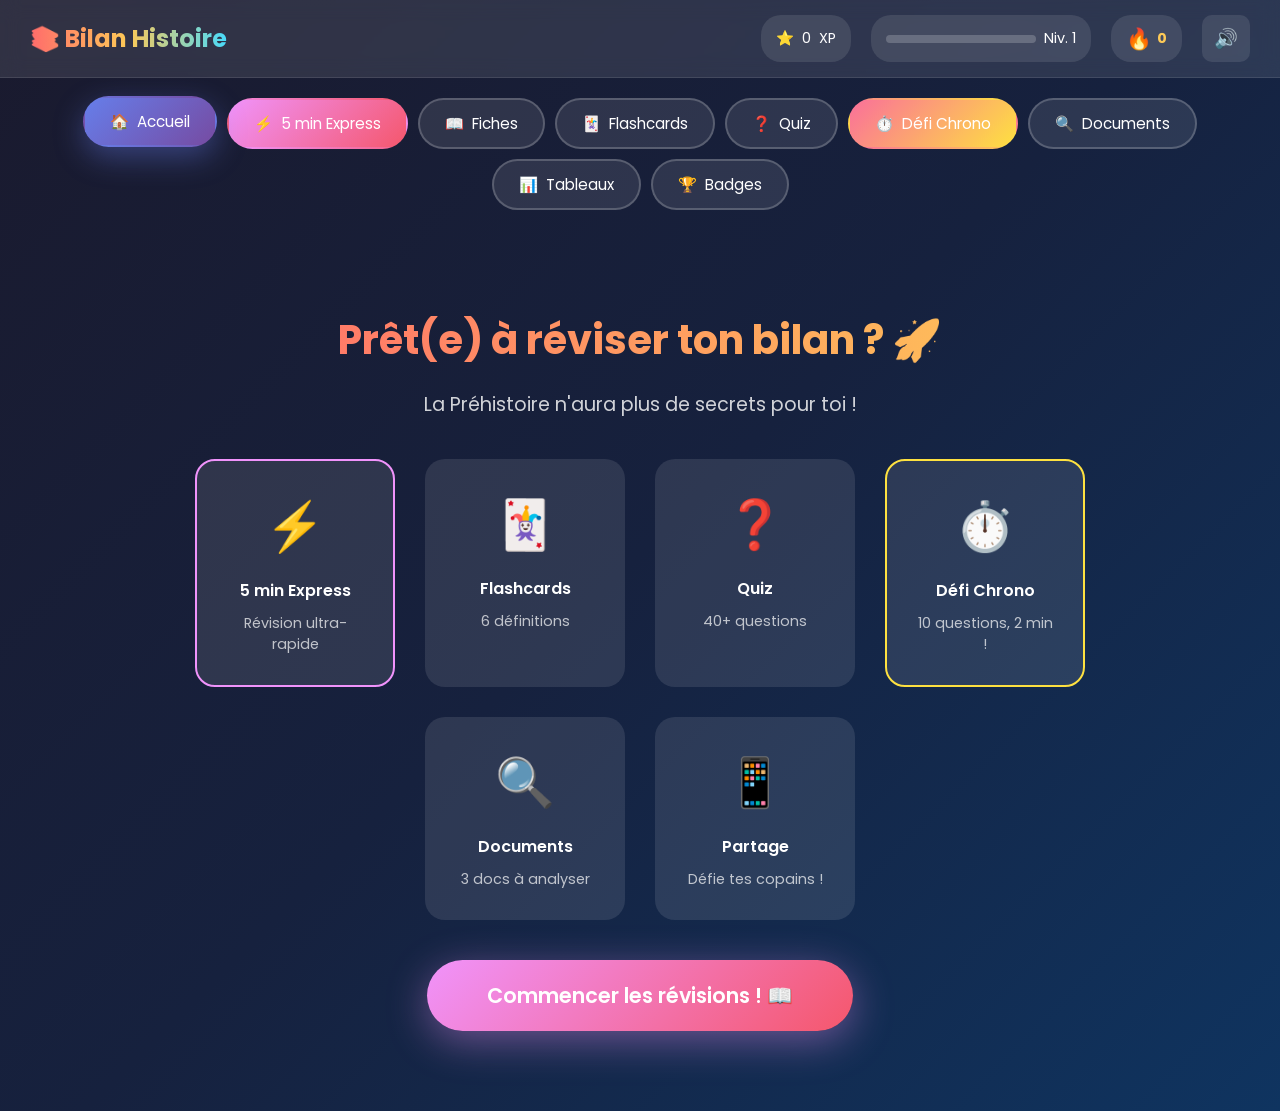
<file: bilan-histoire/index.html>
<!DOCTYPE html>
<html lang="fr">
<head>
    <meta charset="UTF-8">
    <meta name="viewport" content="width=device-width, initial-scale=1.0">
    <title>Bilan Histoire - Révisions Gamifiées</title>
    <link href="https://fonts.googleapis.com/css2?family=Poppins:wght@400;600;700&display=swap" rel="stylesheet">
    <style>
        * {
            margin: 0;
            padding: 0;
            box-sizing: border-box;
        }

        body {
            font-family: 'Poppins', sans-serif;
            background: linear-gradient(135deg, #1a1a2e 0%, #16213e 50%, #0f3460 100%);
            min-height: 100vh;
            color: #fff;
        }

        /* Header avec stats */
        .header {
            background: rgba(255,255,255,0.1);
            backdrop-filter: blur(10px);
            padding: 15px 30px;
            display: flex;
            justify-content: space-between;
            align-items: center;
            position: sticky;
            top: 0;
            z-index: 100;
            border-bottom: 1px solid rgba(255,255,255,0.1);
        }

        .logo {
            font-size: 1.5rem;
            font-weight: 700;
            background: linear-gradient(90deg, #ff6b6b, #feca57, #48dbfb);
            -webkit-background-clip: text;
            -webkit-text-fill-color: transparent;
        }

        .stats {
            display: flex;
            gap: 20px;
        }

        .stat-box {
            background: rgba(255,255,255,0.1);
            padding: 8px 15px;
            border-radius: 20px;
            display: flex;
            align-items: center;
            gap: 8px;
            font-size: 0.9rem;
        }

        .stat-box i {
            font-size: 1.2rem;
        }

        .xp-bar {
            width: 150px;
            height: 8px;
            background: rgba(255,255,255,0.2);
            border-radius: 10px;
            overflow: hidden;
        }

        .xp-fill {
            height: 100%;
            background: linear-gradient(90deg, #00d2d3, #54a0ff);
            border-radius: 10px;
            transition: width 0.5s ease;
        }

        /* Navigation */
        .nav-container {
            display: flex;
            justify-content: center;
            padding: 20px;
            gap: 10px;
            flex-wrap: wrap;
        }

        .nav-btn {
            background: rgba(255,255,255,0.1);
            border: 2px solid rgba(255,255,255,0.2);
            color: #fff;
            padding: 12px 25px;
            border-radius: 30px;
            cursor: pointer;
            font-family: 'Poppins', sans-serif;
            font-size: 0.95rem;
            transition: all 0.3s ease;
            display: flex;
            align-items: center;
            gap: 8px;
        }

        .nav-btn:hover, .nav-btn.active {
            background: linear-gradient(135deg, #667eea 0%, #764ba2 100%);
            border-color: transparent;
            transform: translateY(-2px);
            box-shadow: 0 10px 30px rgba(102, 126, 234, 0.4);
        }

        .nav-btn .badge {
            background: #ff6b6b;
            padding: 2px 8px;
            border-radius: 10px;
            font-size: 0.75rem;
        }

        /* Main content */
        .main-content {
            max-width: 1000px;
            margin: 0 auto;
            padding: 20px;
        }

        .section {
            display: none;
            animation: fadeIn 0.5s ease;
        }

        .section.active {
            display: block;
        }

        @keyframes fadeIn {
            from { opacity: 0; transform: translateY(20px); }
            to { opacity: 1; transform: translateY(0); }
        }

        /* Cards */
        .card {
            background: rgba(255,255,255,0.08);
            border-radius: 20px;
            padding: 30px;
            margin-bottom: 20px;
            border: 1px solid rgba(255,255,255,0.1);
            transition: transform 0.3s ease;
        }

        .card:hover {
            transform: translateY(-5px);
        }

        .card-title {
            font-size: 1.5rem;
            margin-bottom: 20px;
            display: flex;
            align-items: center;
            gap: 10px;
        }

        .card-title span {
            font-size: 1.8rem;
        }

        /* Définitions - Flashcards */
        .flashcard-container {
            perspective: 1000px;
            margin: 30px auto;
            max-width: 500px;
        }

        .flashcard {
            width: 100%;
            height: 250px;
            position: relative;
            transform-style: preserve-3d;
            transition: transform 0.6s ease;
            cursor: pointer;
        }

        .flashcard.flipped {
            transform: rotateY(180deg);
        }

        .flashcard-front, .flashcard-back {
            position: absolute;
            width: 100%;
            height: 100%;
            backface-visibility: hidden;
            border-radius: 20px;
            display: flex;
            flex-direction: column;
            justify-content: center;
            align-items: center;
            padding: 30px;
            text-align: center;
        }

        .flashcard-front {
            background: linear-gradient(135deg, #667eea 0%, #764ba2 100%);
        }

        .flashcard-back {
            background: linear-gradient(135deg, #11998e 0%, #38ef7d 100%);
            transform: rotateY(180deg);
        }

        .flashcard-word {
            font-size: 2rem;
            font-weight: 700;
            margin-bottom: 10px;
        }

        .flashcard-hint {
            font-size: 0.9rem;
            opacity: 0.8;
        }

        .flashcard-definition {
            font-size: 1.1rem;
            line-height: 1.6;
        }

        .flashcard-nav {
            display: flex;
            justify-content: center;
            gap: 15px;
            margin-top: 20px;
        }

        .flashcard-btn {
            background: rgba(255,255,255,0.2);
            border: none;
            color: #fff;
            padding: 12px 30px;
            border-radius: 25px;
            cursor: pointer;
            font-family: 'Poppins', sans-serif;
            font-size: 1rem;
            transition: all 0.3s ease;
        }

        .flashcard-btn:hover {
            background: rgba(255,255,255,0.3);
            transform: scale(1.05);
        }

        .flashcard-btn.know {
            background: linear-gradient(135deg, #11998e 0%, #38ef7d 100%);
        }

        .flashcard-btn.dont-know {
            background: linear-gradient(135deg, #eb3349 0%, #f45c43 100%);
        }

        .flashcard-progress {
            text-align: center;
            margin-top: 15px;
            font-size: 0.9rem;
            opacity: 0.8;
        }

        /* Quiz */
        .quiz-container {
            max-width: 700px;
            margin: 0 auto;
        }

        .quiz-progress {
            display: flex;
            justify-content: space-between;
            align-items: center;
            margin-bottom: 20px;
        }

        .quiz-progress-bar {
            flex: 1;
            height: 10px;
            background: rgba(255,255,255,0.2);
            border-radius: 10px;
            margin: 0 15px;
            overflow: hidden;
        }

        .quiz-progress-fill {
            height: 100%;
            background: linear-gradient(90deg, #f093fb, #f5576c);
            border-radius: 10px;
            transition: width 0.5s ease;
        }

        .quiz-question {
            font-size: 1.3rem;
            margin-bottom: 25px;
            line-height: 1.6;
        }

        .quiz-options {
            display: flex;
            flex-direction: column;
            gap: 12px;
        }

        .quiz-option {
            background: rgba(255,255,255,0.1);
            border: 2px solid rgba(255,255,255,0.2);
            padding: 18px 25px;
            border-radius: 15px;
            cursor: pointer;
            transition: all 0.3s ease;
            display: flex;
            align-items: center;
            gap: 15px;
        }

        .quiz-option:hover {
            background: rgba(255,255,255,0.2);
            border-color: rgba(255,255,255,0.4);
            transform: translateX(10px);
        }

        .quiz-option.correct {
            background: linear-gradient(135deg, #11998e 0%, #38ef7d 100%);
            border-color: transparent;
        }

        .quiz-option.incorrect {
            background: linear-gradient(135deg, #eb3349 0%, #f45c43 100%);
            border-color: transparent;
        }

        .quiz-option .option-letter {
            background: rgba(255,255,255,0.2);
            width: 35px;
            height: 35px;
            border-radius: 50%;
            display: flex;
            align-items: center;
            justify-content: center;
            font-weight: 600;
        }

        .quiz-feedback {
            margin-top: 20px;
            padding: 20px;
            border-radius: 15px;
            display: none;
        }

        .quiz-feedback.show {
            display: block;
            animation: slideUp 0.3s ease;
        }

        @keyframes slideUp {
            from { opacity: 0; transform: translateY(20px); }
            to { opacity: 1; transform: translateY(0); }
        }

        .quiz-feedback.correct {
            background: rgba(17, 153, 142, 0.3);
            border: 1px solid #38ef7d;
        }

        .quiz-feedback.incorrect {
            background: rgba(235, 51, 73, 0.3);
            border: 1px solid #f45c43;
        }

        .next-btn {
            background: linear-gradient(135deg, #667eea 0%, #764ba2 100%);
            border: none;
            color: #fff;
            padding: 15px 40px;
            border-radius: 30px;
            cursor: pointer;
            font-family: 'Poppins', sans-serif;
            font-size: 1.1rem;
            margin-top: 20px;
            transition: all 0.3s ease;
            display: none;
        }

        .next-btn.show {
            display: inline-block;
        }

        .next-btn:hover {
            transform: scale(1.05);
            box-shadow: 0 10px 30px rgba(102, 126, 234, 0.4);
        }

        /* Fiches de révision */
        .fiche {
            background: rgba(255,255,255,0.05);
            border-radius: 15px;
            padding: 25px;
            margin-bottom: 15px;
            border-left: 4px solid;
        }

        .fiche.important {
            border-left-color: #ff6b6b;
        }

        .fiche.definition {
            border-left-color: #48dbfb;
        }

        .fiche.methode {
            border-left-color: #feca57;
        }

        .fiche h3 {
            margin-bottom: 10px;
            display: flex;
            align-items: center;
            gap: 10px;
        }

        .fiche p {
            line-height: 1.7;
            opacity: 0.9;
        }

        .fiche ul {
            margin-left: 20px;
            margin-top: 10px;
        }

        .fiche li {
            margin-bottom: 8px;
            line-height: 1.5;
        }

        /* Tableau comparatif */
        .table-container {
            overflow-x: auto;
            margin: 20px 0;
        }

        table {
            width: 100%;
            border-collapse: collapse;
            background: rgba(255,255,255,0.05);
            border-radius: 15px;
            overflow: hidden;
        }

        th, td {
            padding: 15px;
            text-align: left;
            border-bottom: 1px solid rgba(255,255,255,0.1);
        }

        th {
            background: linear-gradient(135deg, #667eea 0%, #764ba2 100%);
            font-weight: 600;
        }

        tr:hover {
            background: rgba(255,255,255,0.05);
        }

        /* Exercice Document */
        .doc-exercise {
            background: rgba(255,255,255,0.05);
            border-radius: 15px;
            padding: 25px;
            margin-bottom: 20px;
        }

        .doc-image {
            background: #fff;
            border-radius: 10px;
            padding: 20px;
            margin-bottom: 20px;
            text-align: center;
            color: #333;
        }

        .doc-questions {
            display: flex;
            flex-direction: column;
            gap: 15px;
        }

        .doc-question {
            background: rgba(255,255,255,0.1);
            padding: 15px;
            border-radius: 10px;
        }

        .doc-question label {
            display: block;
            margin-bottom: 8px;
            font-weight: 600;
        }

        .doc-question input, .doc-question select, .doc-question textarea {
            width: 100%;
            padding: 12px;
            border-radius: 8px;
            border: 2px solid rgba(255,255,255,0.2);
            background: rgba(30, 30, 60, 0.95);
            color: #fff;
            font-family: 'Poppins', sans-serif;
            font-size: 1rem;
            cursor: pointer;
        }

        .doc-question select option {
            background: #1e1e3c;
            color: #fff;
            padding: 10px;
        }

        .doc-question textarea {
            min-height: 80px;
            resize: vertical;
        }

        .doc-question input:focus, .doc-question select:focus, .doc-question textarea:focus {
            outline: none;
            border-color: #667eea;
        }

        /* Styles pour les select des tableaux */
        .table-answer, .table-answer2 {
            width: 100%;
            padding: 10px 15px;
            border-radius: 8px;
            border: 2px solid rgba(255,255,255,0.3);
            background: rgba(30, 30, 60, 0.95);
            color: #fff;
            font-family: 'Poppins', sans-serif;
            font-size: 0.95rem;
            cursor: pointer;
            transition: all 0.3s ease;
        }

        .table-answer:hover, .table-answer2:hover {
            border-color: #667eea;
            background: rgba(102, 126, 234, 0.2);
        }

        .table-answer option, .table-answer2 option {
            background: #1e1e3c;
            color: #fff;
            padding: 10px;
        }

        .table-answer:focus, .table-answer2:focus {
            outline: none;
            border-color: #667eea;
            box-shadow: 0 0 10px rgba(102, 126, 234, 0.3);
        }

        /* Résultats */
        .results-container {
            text-align: center;
            padding: 40px;
        }

        .results-score {
            font-size: 5rem;
            font-weight: 700;
            background: linear-gradient(135deg, #f093fb 0%, #f5576c 100%);
            -webkit-background-clip: text;
            -webkit-text-fill-color: transparent;
            margin-bottom: 20px;
        }

        .results-message {
            font-size: 1.5rem;
            margin-bottom: 30px;
        }

        .results-details {
            display: flex;
            justify-content: center;
            gap: 30px;
            margin-bottom: 30px;
        }

        .result-stat {
            text-align: center;
        }

        .result-stat .number {
            font-size: 2rem;
            font-weight: 700;
        }

        .result-stat .label {
            font-size: 0.9rem;
            opacity: 0.7;
        }

        /* Badges */
        .badges-container {
            display: flex;
            flex-wrap: wrap;
            gap: 15px;
            justify-content: center;
            margin: 30px 0;
        }

        .badge-item {
            background: rgba(255,255,255,0.1);
            padding: 20px;
            border-radius: 15px;
            text-align: center;
            width: 120px;
            transition: all 0.3s ease;
        }

        .badge-item.unlocked {
            background: linear-gradient(135deg, #f093fb 0%, #f5576c 100%);
        }

        .badge-item.locked {
            opacity: 0.5;
            filter: grayscale(1);
        }

        .badge-icon {
            font-size: 2.5rem;
            margin-bottom: 10px;
        }

        .badge-name {
            font-size: 0.85rem;
            font-weight: 600;
        }

        /* Confetti */
        .confetti {
            position: fixed;
            width: 10px;
            height: 10px;
            top: -10px;
            animation: confetti-fall 3s linear forwards;
            z-index: 1000;
        }

        @keyframes confetti-fall {
            to {
                transform: translateY(100vh) rotate(720deg);
                opacity: 0;
            }
        }

        /* Timer */
        .timer {
            font-size: 1.2rem;
            font-weight: 600;
            color: #feca57;
        }

        .timer.warning {
            color: #ff6b6b;
            animation: pulse 0.5s infinite;
        }

        @keyframes pulse {
            0%, 100% { opacity: 1; }
            50% { opacity: 0.5; }
        }

        /* Streak */
        .streak {
            display: flex;
            align-items: center;
            gap: 5px;
        }

        .streak-fire {
            font-size: 1.3rem;
        }

        .streak-count {
            font-weight: 700;
            color: #feca57;
        }

        /* Leaderboard */
        .leaderboard {
            background: rgba(255,255,255,0.05);
            border-radius: 15px;
            padding: 20px;
        }

        .leaderboard-item {
            display: flex;
            align-items: center;
            padding: 12px;
            border-radius: 10px;
            margin-bottom: 8px;
            background: rgba(255,255,255,0.05);
        }

        .leaderboard-item.me {
            background: linear-gradient(135deg, rgba(102, 126, 234, 0.3) 0%, rgba(118, 75, 162, 0.3) 100%);
            border: 1px solid rgba(102, 126, 234, 0.5);
        }

        .leaderboard-rank {
            width: 30px;
            font-weight: 700;
            color: #feca57;
        }

        .leaderboard-name {
            flex: 1;
            font-weight: 600;
        }

        .leaderboard-score {
            font-weight: 700;
        }

        /* Welcome screen */
        .welcome-screen {
            text-align: center;
            padding: 60px 20px;
        }

        .welcome-title {
            font-size: 2.5rem;
            margin-bottom: 20px;
            background: linear-gradient(90deg, #ff6b6b, #feca57, #48dbfb, #ff6b6b);
            background-size: 300% 100%;
            -webkit-background-clip: text;
            -webkit-text-fill-color: transparent;
            animation: gradient-move 3s linear infinite;
        }

        @keyframes gradient-move {
            0% { background-position: 0% 50%; }
            100% { background-position: 100% 50%; }
        }

        .welcome-subtitle {
            font-size: 1.2rem;
            opacity: 0.8;
            margin-bottom: 40px;
        }

        .welcome-features {
            display: flex;
            justify-content: center;
            gap: 30px;
            flex-wrap: wrap;
            margin-bottom: 40px;
        }

        .feature-card {
            background: rgba(255,255,255,0.1);
            padding: 30px;
            border-radius: 20px;
            width: 200px;
            transition: transform 0.3s ease;
        }

        .feature-card:hover {
            transform: translateY(-10px);
        }

        .feature-icon {
            font-size: 3rem;
            margin-bottom: 15px;
        }

        .feature-title {
            font-weight: 600;
            margin-bottom: 10px;
        }

        .feature-desc {
            font-size: 0.9rem;
            opacity: 0.7;
        }

        .start-btn {
            background: linear-gradient(135deg, #f093fb 0%, #f5576c 100%);
            border: none;
            color: #fff;
            padding: 20px 60px;
            border-radius: 50px;
            cursor: pointer;
            font-family: 'Poppins', sans-serif;
            font-size: 1.3rem;
            font-weight: 600;
            transition: all 0.3s ease;
            box-shadow: 0 10px 40px rgba(240, 147, 251, 0.4);
        }

        .start-btn:hover {
            transform: scale(1.05);
            box-shadow: 0 15px 50px rgba(240, 147, 251, 0.5);
        }

        /* Mode selection */
        .mode-selection {
            display: flex;
            justify-content: center;
            gap: 20px;
            flex-wrap: wrap;
            margin: 30px 0;
        }

        .mode-card {
            background: rgba(255,255,255,0.1);
            padding: 30px;
            border-radius: 20px;
            width: 220px;
            cursor: pointer;
            transition: all 0.3s ease;
            border: 2px solid transparent;
            text-align: center;
        }

        .mode-card:hover {
            transform: translateY(-5px);
            border-color: rgba(255,255,255,0.3);
        }

        .mode-card.selected {
            border-color: #667eea;
            background: rgba(102, 126, 234, 0.2);
        }

        .mode-icon {
            font-size: 3rem;
            margin-bottom: 15px;
        }

        .mode-title {
            font-size: 1.2rem;
            font-weight: 600;
            margin-bottom: 10px;
        }

        .mode-desc {
            font-size: 0.85rem;
            opacity: 0.7;
        }

        /* Responsive */
        @media (max-width: 768px) {
            .header {
                flex-direction: column;
                gap: 15px;
            }

            .stats {
                flex-wrap: wrap;
                justify-content: center;
            }

            .welcome-title {
                font-size: 1.8rem;
            }

            .nav-btn {
                padding: 10px 15px;
                font-size: 0.85rem;
            }

            .flashcard {
                height: 300px;
            }

            .flashcard-word {
                font-size: 1.5rem;
            }
        }

        /* Tooltip */
        .tooltip {
            position: relative;
        }

        .tooltip::after {
            content: attr(data-tooltip);
            position: absolute;
            bottom: 100%;
            left: 50%;
            transform: translateX(-50%);
            background: #333;
            color: #fff;
            padding: 8px 15px;
            border-radius: 8px;
            font-size: 0.85rem;
            white-space: nowrap;
            opacity: 0;
            visibility: hidden;
            transition: all 0.3s ease;
        }

        .tooltip:hover::after {
            opacity: 1;
            visibility: visible;
        }

        /* Sound toggle */
        .sound-toggle {
            background: rgba(255,255,255,0.1);
            border: none;
            color: #fff;
            padding: 8px 12px;
            border-radius: 10px;
            cursor: pointer;
            font-size: 1.2rem;
        }

        .highlight {
            background: linear-gradient(90deg, rgba(255,107,107,0.3), rgba(254,202,87,0.3));
            padding: 2px 6px;
            border-radius: 4px;
        }

        /* Boutons spéciaux navigation */
        .express-btn {
            background: linear-gradient(135deg, #f093fb 0%, #f5576c 100%) !important;
            border-color: transparent !important;
            animation: pulse-express 2s infinite;
        }

        .defi-btn {
            background: linear-gradient(135deg, #fa709a 0%, #fee140 100%) !important;
            border-color: transparent !important;
        }

        @keyframes pulse-express {
            0%, 100% { box-shadow: 0 0 0 0 rgba(240, 147, 251, 0.4); }
            50% { box-shadow: 0 0 20px 5px rgba(240, 147, 251, 0.6); }
        }

        /* Section Express */
        .express-card {
            background: linear-gradient(135deg, rgba(240, 147, 251, 0.2) 0%, rgba(245, 87, 108, 0.2) 100%);
            border: 2px solid rgba(240, 147, 251, 0.3);
            border-radius: 20px;
            padding: 25px;
            margin-bottom: 20px;
        }

        .express-item {
            background: rgba(255,255,255,0.1);
            padding: 15px 20px;
            border-radius: 12px;
            margin-bottom: 12px;
            border-left: 4px solid #f093fb;
        }

        .express-item h4 {
            color: #f093fb;
            margin-bottom: 8px;
            font-size: 1rem;
        }

        .express-item p {
            font-size: 0.95rem;
            line-height: 1.5;
        }

        .mnemonic {
            background: linear-gradient(135deg, rgba(84, 160, 255, 0.2) 0%, rgba(0, 210, 211, 0.2) 100%);
            border: 2px solid rgba(84, 160, 255, 0.3);
            border-radius: 15px;
            padding: 20px;
            margin: 15px 0;
            text-align: center;
        }

        .mnemonic-phrase {
            font-size: 1.3rem;
            font-weight: 700;
            color: #48dbfb;
            margin-bottom: 10px;
        }

        .mnemonic-explain {
            font-size: 0.9rem;
            opacity: 0.8;
        }

        /* Mode Défi Chrono */
        .defi-container {
            text-align: center;
            padding: 40px 20px;
        }

        .defi-timer {
            font-size: 4rem;
            font-weight: 700;
            background: linear-gradient(135deg, #fa709a 0%, #fee140 100%);
            -webkit-background-clip: text;
            -webkit-text-fill-color: transparent;
            margin-bottom: 20px;
        }

        .defi-timer.danger {
            animation: shake 0.5s infinite;
        }

        @keyframes shake {
            0%, 100% { transform: translateX(0); }
            25% { transform: translateX(-5px); }
            75% { transform: translateX(5px); }
        }

        .defi-progress {
            display: flex;
            justify-content: center;
            gap: 8px;
            margin: 20px 0;
        }

        .defi-dot {
            width: 15px;
            height: 15px;
            border-radius: 50%;
            background: rgba(255,255,255,0.2);
            transition: all 0.3s ease;
        }

        .defi-dot.correct {
            background: #38ef7d;
        }

        .defi-dot.wrong {
            background: #f45c43;
        }

        .defi-dot.current {
            background: #fee140;
            transform: scale(1.3);
        }

        /* Images documents */
        .doc-img {
            width: 100%;
            max-width: 400px;
            height: 200px;
            border-radius: 10px;
            margin-bottom: 15px;
            object-fit: cover;
            background-size: cover;
            background-position: center;
        }

        .doc-img-placeholder {
            width: 100%;
            max-width: 400px;
            height: 200px;
            border-radius: 10px;
            margin: 0 auto 15px;
            display: flex;
            flex-direction: column;
            align-items: center;
            justify-content: center;
            font-size: 4rem;
            background: linear-gradient(135deg, rgba(255,255,255,0.1) 0%, rgba(255,255,255,0.05) 100%);
            border: 2px dashed rgba(255,255,255,0.3);
        }

        .doc-img-placeholder span {
            font-size: 1rem;
            margin-top: 10px;
            opacity: 0.7;
        }

        /* Bouton WhatsApp */
        .whatsapp-btn {
            background: #25D366;
            border: none;
            color: #fff;
            padding: 15px 30px;
            border-radius: 30px;
            cursor: pointer;
            font-family: 'Poppins', sans-serif;
            font-size: 1rem;
            font-weight: 600;
            display: inline-flex;
            align-items: center;
            gap: 10px;
            transition: all 0.3s ease;
            margin-top: 20px;
        }

        .whatsapp-btn:hover {
            background: #128C7E;
            transform: scale(1.05);
        }

        .whatsapp-icon {
            font-size: 1.3rem;
        }
    </style>
</head>
<body>
    <!-- Header -->
    <header class="header">
        <div class="logo">📚 Bilan Histoire</div>
        <div class="stats">
            <div class="stat-box">
                <span>⭐</span>
                <span id="totalXP">0</span> XP
            </div>
            <div class="stat-box">
                <div class="xp-bar">
                    <div class="xp-fill" id="xpBar" style="width: 0%"></div>
                </div>
                <span>Niv. <span id="level">1</span></span>
            </div>
            <div class="stat-box streak">
                <span class="streak-fire">🔥</span>
                <span class="streak-count" id="streak">0</span>
            </div>
            <button class="sound-toggle" id="soundToggle" onclick="toggleSound()">🔊</button>
        </div>
    </header>

    <!-- Navigation -->
    <nav class="nav-container">
        <button class="nav-btn active" onclick="showSection('accueil')">
            <span>🏠</span> Accueil
        </button>
        <button class="nav-btn express-btn" onclick="showSection('express')">
            <span>⚡</span> 5 min Express
        </button>
        <button class="nav-btn" onclick="showSection('fiches')">
            <span>📖</span> Fiches
        </button>
        <button class="nav-btn" onclick="showSection('flashcards')">
            <span>🃏</span> Flashcards
        </button>
        <button class="nav-btn" onclick="showSection('quiz')">
            <span>❓</span> Quiz
        </button>
        <button class="nav-btn defi-btn" onclick="showSection('defi')">
            <span>⏱️</span> Défi Chrono
        </button>
        <button class="nav-btn" onclick="showSection('documents')">
            <span>🔍</span> Documents
        </button>
        <button class="nav-btn" onclick="showSection('tableaux')">
            <span>📊</span> Tableaux
        </button>
        <button class="nav-btn" onclick="showSection('badges')">
            <span>🏆</span> Badges
        </button>
    </nav>

    <!-- Main Content -->
    <main class="main-content">

        <!-- ACCUEIL -->
        <section id="accueil" class="section active">
            <div class="welcome-screen">
                <h1 class="welcome-title">Prêt(e) à réviser ton bilan ? 🚀</h1>
                <p class="welcome-subtitle">La Préhistoire n'aura plus de secrets pour toi !</p>

                <div class="welcome-features">
                    <div class="feature-card" style="border: 2px solid #f093fb;">
                        <div class="feature-icon">⚡</div>
                        <div class="feature-title">5 min Express</div>
                        <div class="feature-desc">Révision ultra-rapide</div>
                    </div>
                    <div class="feature-card">
                        <div class="feature-icon">🃏</div>
                        <div class="feature-title">Flashcards</div>
                        <div class="feature-desc">6 définitions</div>
                    </div>
                    <div class="feature-card">
                        <div class="feature-icon">❓</div>
                        <div class="feature-title">Quiz</div>
                        <div class="feature-desc">40+ questions</div>
                    </div>
                    <div class="feature-card" style="border: 2px solid #fee140;">
                        <div class="feature-icon">⏱️</div>
                        <div class="feature-title">Défi Chrono</div>
                        <div class="feature-desc">10 questions, 2 min !</div>
                    </div>
                    <div class="feature-card">
                        <div class="feature-icon">🔍</div>
                        <div class="feature-title">Documents</div>
                        <div class="feature-desc">3 docs à analyser</div>
                    </div>
                    <div class="feature-card">
                        <div class="feature-icon">📱</div>
                        <div class="feature-title">Partage</div>
                        <div class="feature-desc">Défie tes copains !</div>
                    </div>
                </div>

                <button class="start-btn" onclick="showSection('fiches')">
                    Commencer les révisions ! 📖
                </button>
            </div>
        </section>

        <!-- SECTION EXPRESS - 5 MIN AVANT LE BILAN -->
        <section id="express" class="section">
            <div class="card">
                <h2 class="card-title"><span>⚡</span> 5 Minutes Avant le Bilan</h2>
                <p style="text-align: center; margin-bottom: 30px; color: #f093fb; font-size: 1.1rem;">
                    L'essentiel en ultra-résumé ! 🚀
                </p>

                <!-- Les 6 définitions express -->
                <div class="express-card">
                    <h3 style="margin-bottom: 20px;">📘 Les 6 Définitions (version courte)</h3>

                    <div class="express-item">
                        <h4>Histoire</h4>
                        <p>= étude du passé avec des <strong>documents ÉCRITS</strong></p>
                    </div>

                    <div class="express-item">
                        <h4>Préhistoire</h4>
                        <p>= AVANT l'écriture (avant -3300)</p>
                    </div>

                    <div class="express-item">
                        <h4>Nomade</h4>
                        <p>= se DÉPLACE (chasse) → <strong>Paléolithique</strong></p>
                    </div>

                    <div class="express-item">
                        <h4>Sédentaire</h4>
                        <p>= RESTE au même endroit (agriculture) → <strong>Néolithique</strong></p>
                    </div>

                    <div class="express-item">
                        <h4>Paléolithique</h4>
                        <p>= pierre TAILLÉE, nomade, chasse</p>
                    </div>

                    <div class="express-item">
                        <h4>Néolithique</h4>
                        <p>= pierre POLIE, sédentaire, agriculture</p>
                    </div>
                </div>

                <!-- Astuces mnémotechniques -->
                <div class="express-card">
                    <h3 style="margin-bottom: 20px;">🧠 Astuces pour Retenir</h3>

                    <div class="mnemonic">
                        <div class="mnemonic-phrase">🏃 "Paléo = je me PROMÈNE" (Nomade)</div>
                        <div class="mnemonic-explain">Paléolithique → Nomade → se déPLACE</div>
                    </div>

                    <div class="mnemonic">
                        <div class="mnemonic-phrase">🏠 "Néo = je RESTE" (Sédentaire)</div>
                        <div class="mnemonic-explain">Néolithique → Sédentaire → RESTE au même endroit</div>
                    </div>

                    <div class="mnemonic">
                        <div class="mnemonic-phrase">🪨 "Paléo-T / Néo-P"</div>
                        <div class="mnemonic-explain">Paléo = Taillée / Néo = Polie (la pierre)</div>
                    </div>

                    <div class="mnemonic">
                        <div class="mnemonic-phrase">🦴 "HACHE = Habilis-Erectus-Sapiens"</div>
                        <div class="mnemonic-explain">H = Habilis (outils) / E = Erectus (feu) / S = Sapiens (nous)</div>
                    </div>

                    <div class="mnemonic">
                        <div class="mnemonic-phrase">📅 "1800 LAmarck / 1859 DArwin"</div>
                        <div class="mnemonic-explain">LA = 1800 / DA = 1859 (évolution)</div>
                    </div>

                    <div class="mnemonic">
                        <div class="mnemonic-phrase">🐒 "Pas ancêtre, mais COUSIN !"</div>
                        <div class="mnemonic-explain">L'Homme ne descend PAS du singe = ancêtre COMMUN</div>
                    </div>
                </div>

                <!-- Critique de document express -->
                <div class="express-card">
                    <h3 style="margin-bottom: 20px;">🔍 Analyser un Document en 30 sec</h3>

                    <div class="express-item">
                        <h4>1. EXTERNE (carte d'identité)</h4>
                        <p><strong>Nature</strong> = C'est quoi ? (image, texte, objet...)<br>
                        <strong>Origine</strong> = Qui l'a fait ? (artiste, historien...)</p>
                    </div>

                    <div class="express-item">
                        <h4>2. INTERNE (contenu)</h4>
                        <p><strong>De quoi ça parle ?</strong><br>
                        <strong>Quelle période ?</strong> (Paléo ou Néo)<br>
                        <strong>Qu'est-ce qu'on apprend ?</strong></p>
                    </div>
                </div>

                <!-- Tableau ultra-résumé -->
                <div class="express-card">
                    <h3 style="margin-bottom: 20px;">📊 Paléo vs Néo (ULTRA résumé)</h3>
                    <div class="table-container">
                        <table>
                            <thead>
                                <tr>
                                    <th></th>
                                    <th>PALÉO</th>
                                    <th>NÉO</th>
                                </tr>
                            </thead>
                            <tbody>
                                <tr>
                                    <td><strong>Pierre</strong></td>
                                    <td>Taillée</td>
                                    <td>Polie</td>
                                </tr>
                                <tr>
                                    <td><strong>Mode de vie</strong></td>
                                    <td>Nomade</td>
                                    <td>Sédentaire</td>
                                </tr>
                                <tr>
                                    <td><strong>Nourriture</strong></td>
                                    <td>Chasse</td>
                                    <td>Agriculture</td>
                                </tr>
                                <tr>
                                    <td><strong>Art</strong></td>
                                    <td>Peintures (Lascaux)</td>
                                    <td>Menhirs, dolmens</td>
                                </tr>
                            </tbody>
                        </table>
                    </div>
                </div>

                <div style="text-align: center; margin-top: 30px;">
                    <p style="font-size: 1.5rem; margin-bottom: 20px;">🍀 Bonne chance pour ton bilan !</p>
                    <button class="start-btn" onclick="showSection('defi')">
                        Dernier test chrono ? ⏱️
                    </button>
                </div>
            </div>
        </section>

        <!-- SECTION DÉFI CHRONO -->
        <section id="defi" class="section">
            <div class="card">
                <h2 class="card-title"><span>⏱️</span> Défi Chrono</h2>

                <div class="defi-container" id="defiStart">
                    <div style="font-size: 5rem; margin-bottom: 20px;">🔥</div>
                    <h3 style="font-size: 1.5rem; margin-bottom: 15px;">10 questions en 2 minutes !</h3>
                    <p style="opacity: 0.8; margin-bottom: 30px;">
                        Es-tu prêt(e) à relever le défi ?<br>
                        Réponds le plus vite possible !
                    </p>
                    <button class="start-btn" onclick="startDefi()">
                        Lancer le défi ! 🚀
                    </button>
                </div>

                <div class="defi-container" id="defiGame" style="display: none;">
                    <div class="defi-timer" id="defiTimer">2:00</div>

                    <div class="defi-progress" id="defiProgress">
                        <!-- Points de progression générés dynamiquement -->
                    </div>

                    <div class="quiz-question" id="defiQuestion" style="font-size: 1.2rem; margin: 30px 0;">
                        Question...
                    </div>

                    <div class="quiz-options" id="defiOptions">
                        <!-- Options générées dynamiquement -->
                    </div>
                </div>

                <div class="defi-container" id="defiResults" style="display: none;">
                    <div style="font-size: 4rem; margin-bottom: 20px;" id="defiResultIcon">🏆</div>
                    <div class="results-score" id="defiScore">8/10</div>
                    <div class="results-message" id="defiMessage">Super rapide !</div>
                    <p style="margin: 20px 0;">Temps : <span id="defiFinalTime">1:23</span></p>

                    <button class="start-btn" style="margin-top: 30px;" onclick="restartDefi()">
                        Recommencer 🔄
                    </button>
                </div>
            </div>
        </section>

        <!-- FICHES DE RÉVISION -->
        <section id="fiches" class="section">
            <div class="card">
                <h2 class="card-title"><span>📖</span> Fiches de Révision</h2>

                <!-- Définitions -->
                <h3 style="margin: 30px 0 20px; color: #48dbfb;">📘 Les 6 Définitions à Connaître</h3>

                <div class="fiche definition">
                    <h3>📌 Histoire</h3>
                    <p>Discipline qui étudie <span class="highlight">le passé de l'humanité</span> à partir de <span class="highlight">documents écrits</span>. Elle analyse les événements, leur enchaînement et leur évolution.</p>
                </div>

                <div class="fiche definition">
                    <h3>📌 Préhistoire</h3>
                    <p>Période <span class="highlight">avant l'invention de l'écriture</span> (avant -3300 av. J.-C.). On l'étudie grâce aux <span class="highlight">traces archéologiques</span> (outils, ossements, peintures...).</p>
                </div>

                <div class="fiche definition">
                    <h3>📌 Nomade</h3>
                    <p>Personne qui <span class="highlight">se déplace régulièrement</span> pour suivre le gibier et chercher de la nourriture. Mode de vie du <span class="highlight">Paléolithique</span>.</p>
                </div>

                <div class="fiche definition">
                    <h3>📌 Sédentaire</h3>
                    <p>Personne qui <span class="highlight">vit au même endroit</span> de façon permanente. Mode de vie du <span class="highlight">Néolithique</span> avec l'agriculture et l'élevage.</p>
                </div>

                <div class="fiche definition">
                    <h3>📌 Paléolithique</h3>
                    <p>"Âge de la pierre ancienne/taillée". Période de <span class="highlight">-3 millions d'années à -10 000 av. J.-C.</span> Les hommes sont <span class="highlight">nomades</span>, chasseurs-cueilleurs, utilisent des outils en pierre taillée.</p>
                </div>

                <div class="fiche definition">
                    <h3>📌 Néolithique</h3>
                    <p>"Âge de la pierre nouvelle/polie". Période de <span class="highlight">-10 000 à -3 300 av. J.-C.</span> Les hommes deviennent <span class="highlight">sédentaires</span>, pratiquent l'agriculture et l'élevage, polissent la pierre.</p>
                </div>

                <!-- Ce qui est en rouge -->
                <h3 style="margin: 40px 0 20px; color: #ff6b6b;">🔴 L'Essentiel (ce qui est en rouge)</h3>

                <div class="fiche important">
                    <h3>🔥 La démarche de l'historien</h3>
                    <p>L'historien mène une <strong>enquête OBJECTIVE</strong> en 4 étapes :</p>
                    <ul>
                        <li><strong>S'interroger</strong> : poser des questions pertinentes</li>
                        <li><strong>Rechercher</strong> : trier et classer les traces/indices</li>
                        <li><strong>Analyser</strong> : étudier les traces qui répondent à la question</li>
                        <li><strong>Communiquer</strong> : rédiger une synthèse objective</li>
                    </ul>
                </div>

                <div class="fiche important">
                    <h3>🔥 L'évolution humaine</h3>
                    <p><strong>L'Homme ne descend PAS du singe !</strong> L'Homme et le singe ont un <span class="highlight">ancêtre commun</span>.</p>
                    <ul>
                        <li><strong>Australopithèque</strong> : premier bipède, Afrique</li>
                        <li><strong>Homo habilis</strong> : "homme habile", fabrique des outils</li>
                        <li><strong>Homo erectus</strong> : maîtrise le feu, sort d'Afrique</li>
                        <li><strong>Néandertal</strong> : Europe, enterre ses morts</li>
                        <li><strong>Homo sapiens</strong> : nous ! "homme qui sait"</li>
                    </ul>
                </div>

                <div class="fiche important">
                    <h3>🔥 Darwin et l'évolution</h3>
                    <ul>
                        <li><strong>Lamarck (1800)</strong> : premier à parler d'évolution</li>
                        <li><strong>Darwin (1859)</strong> : théorie de la sélection naturelle</li>
                        <li>La Terre a <strong>4,5 milliards d'années</strong></li>
                        <li>Les espèces évoluent et s'adaptent à leur environnement</li>
                    </ul>
                </div>

                <!-- Tableau détaillé des types humains -->
                <h3 style="margin: 40px 0 20px; color: #ff9ff3;">🦴 Les Types Humains en Détail</h3>

                <div class="table-container">
                    <table>
                        <thead>
                            <tr>
                                <th>Type</th>
                                <th>Nom signifie</th>
                                <th>Quand ?</th>
                                <th>Où ?</th>
                                <th>Caractéristiques</th>
                            </tr>
                        </thead>
                        <tbody>
                            <tr>
                                <td><strong>Australopithèque</strong></td>
                                <td>"Singe du Sud"</td>
                                <td>-4 à -2 Ma</td>
                                <td>🌍 <strong>Afrique</strong> (Est et Sud)</td>
                                <td>Premier <span class="highlight">bipède</span>, petit cerveau, Lucy célèbre</td>
                            </tr>
                            <tr>
                                <td><strong>Homo habilis</strong></td>
                                <td>"Homme habile"</td>
                                <td>-2,4 à -1,5 Ma</td>
                                <td>🌍 <strong>Afrique</strong></td>
                                <td>Premier à <span class="highlight">fabriquer des outils</span> (pierre taillée)</td>
                            </tr>
                            <tr>
                                <td><strong>Homo erectus</strong></td>
                                <td>"Homme debout"</td>
                                <td>-1,8 Ma à -100 000</td>
                                <td>🌍 <strong>Afrique → Asie → Europe</strong></td>
                                <td><span class="highlight">Maîtrise le feu</span>, premier à sortir d'Afrique</td>
                            </tr>
                            <tr>
                                <td><strong>Néandertal</strong></td>
                                <td>(vallée de Neander)</td>
                                <td>-400 000 à -30 000</td>
                                <td>🌍 <strong>Europe, Moyen-Orient</strong></td>
                                <td><span class="highlight">Enterre ses morts</span>, costaud, adapté au froid, disparu</td>
                            </tr>
                            <tr>
                                <td><strong>Homo sapiens</strong></td>
                                <td>"Homme qui sait"</td>
                                <td>-300 000 à aujourd'hui</td>
                                <td>🌍 <strong>Monde entier</strong></td>
                                <td><span class="highlight">C'est nous !</span> Art, culture, langage complexe</td>
                            </tr>
                        </tbody>
                    </table>
                </div>

                <div class="fiche important" style="margin-top: 20px;">
                    <h3>⚠️ Attention aux pièges !</h3>
                    <ul>
                        <li><strong>L'Homme ne descend PAS du singe</strong> → Ils ont un ANCÊTRE COMMUN</li>
                        <li><strong>Néandertal n'est PAS notre ancêtre</strong> → C'est un "cousin" qui a disparu</li>
                        <li><strong>Bipède</strong> = marche sur 2 pieds (ce qui nous différencie des singes)</li>
                        <li><strong>Homo sapiens et Néandertal ont coexisté</strong> pendant des milliers d'années</li>
                    </ul>
                </div>

                <div class="fiche definition" style="margin-top: 20px;">
                    <h3>📅 Les Dates Clés à Retenir</h3>
                    <ul>
                        <li><strong>4,5 milliards d'années</strong> : âge de la Terre</li>
                        <li><strong>-3 millions d'années</strong> : début du Paléolithique</li>
                        <li><strong>-10 000 av. J.-C.</strong> : fin du Paléolithique, début du Néolithique</li>
                        <li><strong>-3 300 av. J.-C.</strong> : invention de l'écriture = fin de la Préhistoire</li>
                        <li><strong>1800</strong> : Lamarck parle d'évolution</li>
                        <li><strong>1859</strong> : Darwin publie sa théorie</li>
                    </ul>
                </div>

                <!-- Méthode FO1 -->
                <h3 style="margin: 40px 0 20px; color: #feca57;">📋 Méthode FO1 : Analyser un Document</h3>

                <div class="fiche methode">
                    <h3>🔍 Critique EXTERNE (la carte d'identité)</h3>
                    <ul>
                        <li><strong>Nature</strong> : Qu'est-ce que c'est ? (texte, image, photo, reconstitution, objet...)</li>
                        <li><strong>Origine</strong> : Qui l'a fait ? (historien, scientifique, artiste, témoin...)</li>
                        <li><strong>Références</strong> : Titre, date, auteur, source</li>
                    </ul>
                    <p style="margin-top: 15px; opacity: 0.8;">⚠️ On ne parle PAS encore du contenu !</p>
                </div>

                <div class="fiche methode">
                    <h3>🔬 Critique INTERNE (le contenu)</h3>
                    <ul>
                        <li><strong>De quoi parle le document ?</strong></li>
                        <li><strong>Quelle période ?</strong> (Paléolithique ou Néolithique)</li>
                        <li><strong>Qu'est-ce qu'on apprend ?</strong> sur les hommes préhistoriques</li>
                        <li><strong>Le document est-il pertinent ?</strong> pour répondre à la question posée</li>
                    </ul>
                </div>

                <!-- Tableau comparatif -->
                <h3 style="margin: 40px 0 20px; color: #54a0ff;">📊 Paléolithique vs Néolithique</h3>

                <div class="table-container">
                    <table>
                        <thead>
                            <tr>
                                <th>Critère</th>
                                <th>Paléolithique</th>
                                <th>Néolithique</th>
                            </tr>
                        </thead>
                        <tbody>
                            <tr>
                                <td><strong>Période</strong></td>
                                <td>-3 Ma à -10 000</td>
                                <td>-10 000 à -3 300</td>
                            </tr>
                            <tr>
                                <td><strong>Mode de vie</strong></td>
                                <td>Nomade</td>
                                <td>Sédentaire</td>
                            </tr>
                            <tr>
                                <td><strong>Nourriture</strong></td>
                                <td>Chasse, pêche, cueillette</td>
                                <td>Agriculture, élevage</td>
                            </tr>
                            <tr>
                                <td><strong>Habitat</strong></td>
                                <td>Grottes, abris, campements</td>
                                <td>Villages, maisons</td>
                            </tr>
                            <tr>
                                <td><strong>Outils</strong></td>
                                <td>Pierre taillée</td>
                                <td>Pierre polie, poterie</td>
                            </tr>
                            <tr>
                                <td><strong>Art</strong></td>
                                <td>Peintures rupestres</td>
                                <td>Mégalithes (dolmens, menhirs)</td>
                            </tr>
                        </tbody>
                    </table>
                </div>

                <div style="text-align: center; margin-top: 30px;">
                    <button class="start-btn" onclick="showSection('flashcards'); addXP(20);">
                        J'ai lu ! Passer aux Flashcards 🃏
                    </button>
                </div>
            </div>
        </section>

        <!-- FLASHCARDS -->
        <section id="flashcards" class="section">
            <div class="card">
                <h2 class="card-title"><span>🃏</span> Flashcards - Définitions</h2>
                <p style="text-align: center; opacity: 0.8; margin-bottom: 20px;">Clique sur la carte pour voir la définition !</p>

                <div class="flashcard-container">
                    <div class="flashcard" id="flashcard" onclick="flipCard()">
                        <div class="flashcard-front">
                            <div class="flashcard-word" id="flashcardWord">Histoire</div>
                            <div class="flashcard-hint">Clique pour voir la définition</div>
                        </div>
                        <div class="flashcard-back">
                            <div class="flashcard-definition" id="flashcardDef">
                                Discipline qui étudie le passé de l'humanité à partir de documents écrits.
                            </div>
                        </div>
                    </div>
                </div>

                <div class="flashcard-nav">
                    <button class="flashcard-btn dont-know" onclick="nextCard(false)">Je ne sais pas 😕</button>
                    <button class="flashcard-btn know" onclick="nextCard(true)">Je sais ! 💪</button>
                </div>

                <div class="flashcard-progress">
                    <span id="cardProgress">1</span> / <span id="totalCards">6</span>
                    <div style="margin-top: 10px;">
                        Score: <span id="flashcardScore">0</span> / 6
                    </div>
                </div>
            </div>
        </section>

        <!-- QUIZ -->
        <section id="quiz" class="section">
            <div class="card">
                <h2 class="card-title"><span>❓</span> Quiz - Teste tes connaissances</h2>

                <div class="mode-selection" id="quizModeSelection">
                    <div class="mode-card" onclick="selectQuizMode('definitions')">
                        <div class="mode-icon">📘</div>
                        <div class="mode-title">Définitions</div>
                        <div class="mode-desc">Les 6 mots clés</div>
                    </div>
                    <div class="mode-card" onclick="selectQuizMode('evolution')">
                        <div class="mode-icon">🦴</div>
                        <div class="mode-title">Évolution</div>
                        <div class="mode-desc">Darwin & les hommes</div>
                    </div>
                    <div class="mode-card" onclick="selectQuizMode('periodes')">
                        <div class="mode-icon">⏳</div>
                        <div class="mode-title">Périodes</div>
                        <div class="mode-desc">Paléo vs Néo</div>
                    </div>
                    <div class="mode-card" onclick="selectQuizMode('lieux')">
                        <div class="mode-icon">🌍</div>
                        <div class="mode-title">Lieux & Dates</div>
                        <div class="mode-desc">Où ? Quand ?</div>
                    </div>
                    <div class="mode-card" onclick="selectQuizMode('documents')">
                        <div class="mode-icon">🔍</div>
                        <div class="mode-title">Documents</div>
                        <div class="mode-desc">Analyse & critique</div>
                    </div>
                    <div class="mode-card" onclick="selectQuizMode('all')">
                        <div class="mode-icon">🎯</div>
                        <div class="mode-title">Tout !</div>
                        <div class="mode-desc">Le bilan complet</div>
                    </div>
                </div>

                <div class="quiz-container" id="quizContainer" style="display: none;">
                    <div class="quiz-progress">
                        <span>Question <span id="currentQuestion">1</span>/<span id="totalQuestions">10</span></span>
                        <div class="quiz-progress-bar">
                            <div class="quiz-progress-fill" id="quizProgressBar" style="width: 10%"></div>
                        </div>
                        <div class="timer" id="timer">⏱️ 00:00</div>
                    </div>

                    <div class="quiz-question" id="quizQuestion">
                        Question ici...
                    </div>

                    <div class="quiz-options" id="quizOptions">
                        <!-- Options générées dynamiquement -->
                    </div>

                    <div class="quiz-feedback" id="quizFeedback">
                        <p id="feedbackText"></p>
                    </div>

                    <button class="next-btn" id="nextBtn" onclick="nextQuestion()">
                        Question suivante →
                    </button>
                </div>

                <!-- Résultats -->
                <div class="results-container" id="quizResults" style="display: none;">
                    <div class="results-score" id="finalScore">85%</div>
                    <div class="results-message" id="resultsMessage">Excellent travail ! 🎉</div>
                    <div class="results-details">
                        <div class="result-stat">
                            <div class="number" id="correctCount">8</div>
                            <div class="label">Bonnes réponses</div>
                        </div>
                        <div class="result-stat">
                            <div class="number" id="wrongCount">2</div>
                            <div class="label">Erreurs</div>
                        </div>
                        <div class="result-stat">
                            <div class="number" id="xpEarned">+150</div>
                            <div class="label">XP gagnés</div>
                        </div>
                    </div>
                    <button class="start-btn" onclick="restartQuiz()">Recommencer 🔄</button>
                </div>
            </div>
        </section>

        <!-- DOCUMENTS -->
        <section id="documents" class="section">
            <div class="card">
                <h2 class="card-title"><span>🔍</span> Exercice : Analyser un Document</h2>

                <div class="doc-exercise">
                    <div class="doc-image">
                        <h3 style="margin-bottom: 15px;">📄 Document 1 : Village néolithique</h3>

                        <!-- Image illustrative -->
                        <div class="doc-img-placeholder" style="background: linear-gradient(180deg, #87CEEB 0%, #87CEEB 40%, #228B22 40%, #228B22 100%);">
                            <div style="font-size: 3rem; margin-bottom: -30px;">🏠🏠🏠</div>
                            <div style="font-size: 2rem;">🌾🐄🐑🌾</div>
                            <span style="background: rgba(0,0,0,0.5); padding: 5px 10px; border-radius: 5px; margin-top: 10px;">Reconstitution de village</span>
                        </div>

                        <div style="background: #f5f5f5; padding: 20px; border-radius: 10px; border: 2px dashed #ccc; color: #333;">
                            <p style="font-style: italic; margin-bottom: 10px;">
                                "Reconstitution d'un village du Néolithique avec des maisons en bois et torchis,
                                des enclos pour les animaux et des champs cultivés."
                            </p>
                            <p style="font-size: 0.9rem; color: #666;">
                                Source : Manuel d'Histoire 6e, éditions Nathan, 2024<br>
                                Reconstitution réalisée par un illustrateur
                            </p>
                        </div>
                    </div>

                    <h3 style="margin: 20px 0; color: #feca57;">📋 Critique Externe</h3>
                    <div class="doc-questions">
                        <div class="doc-question">
                            <label>1. Quelle est la NATURE du document ?</label>
                            <select id="docNature" onchange="checkDocAnswer('nature')">
                                <option value="">-- Choisis une réponse --</option>
                                <option value="wrong1">Un texte historique</option>
                                <option value="correct">Une reconstitution / illustration</option>
                                <option value="wrong2">Une photographie</option>
                                <option value="wrong3">Un objet archéologique</option>
                            </select>
                            <div id="feedbackNature" style="margin-top: 10px;"></div>
                        </div>

                        <div class="doc-question">
                            <label>2. Quelle est l'ORIGINE du document ? (Qui l'a fait ?)</label>
                            <select id="docOrigine" onchange="checkDocAnswer('origine')">
                                <option value="">-- Choisis une réponse --</option>
                                <option value="wrong1">Un homme préhistorique</option>
                                <option value="wrong2">Un archéologue</option>
                                <option value="correct">Un illustrateur / artiste</option>
                                <option value="wrong3">Un photographe</option>
                            </select>
                            <div id="feedbackOrigine" style="margin-top: 10px;"></div>
                        </div>
                    </div>

                    <h3 style="margin: 30px 0 20px; color: #48dbfb;">🔬 Critique Interne</h3>
                    <div class="doc-questions">
                        <div class="doc-question">
                            <label>3. Ce document parle-t-il de la Préhistoire ? Pourquoi ?</label>
                            <select id="docPrehistoire" onchange="checkDocAnswer('prehistoire')">
                                <option value="">-- Choisis une réponse --</option>
                                <option value="correct">Oui, car il montre un village avec agriculture et élevage (Néolithique)</option>
                                <option value="wrong1">Non, car il y a des maisons</option>
                                <option value="wrong2">Non, car c'est une reconstitution moderne</option>
                            </select>
                            <div id="feedbackPrehistoire" style="margin-top: 10px;"></div>
                        </div>

                        <div class="doc-question">
                            <label>4. À quelle PÉRIODE de la Préhistoire correspond ce document ?</label>
                            <select id="docPeriode" onchange="checkDocAnswer('periode')">
                                <option value="">-- Choisis une réponse --</option>
                                <option value="wrong1">Paléolithique (nomades, chasseurs)</option>
                                <option value="correct">Néolithique (sédentaires, agriculteurs)</option>
                            </select>
                            <div id="feedbackPeriode" style="margin-top: 10px;"></div>
                        </div>

                        <div class="doc-question">
                            <label>5. Qu'est-ce que ce document nous apprend sur les hommes de cette époque ?</label>
                            <textarea id="docApprend" placeholder="Écris ta réponse ici..." rows="3"></textarea>
                            <button class="flashcard-btn" style="margin-top: 10px;" onclick="checkDocText()">Vérifier ma réponse</button>
                            <div id="feedbackApprend" style="margin-top: 10px;"></div>
                        </div>
                    </div>

                    <div id="docScore" style="text-align: center; margin-top: 30px; display: none;">
                        <h3>🎉 Bravo ! Tu as complété l'analyse !</h3>
                        <p>Score : <span id="docScoreValue">0</span>/5</p>
                        <button class="start-btn" style="margin-top: 20px;" onclick="showDoc2()">Document suivant →</button>
                    </div>
                </div>

                <!-- DOCUMENT 2 -->
                <div class="doc-exercise" id="doc2" style="display: none;">
                    <div class="doc-image">
                        <h3 style="margin-bottom: 15px;">📄 Document 2 : Peinture de Lascaux</h3>

                        <!-- Image illustrative grotte -->
                        <div class="doc-img-placeholder" style="background: linear-gradient(180deg, #2C1810 0%, #4A3728 50%, #3D2914 100%); position: relative;">
                            <div style="font-size: 3.5rem; filter: sepia(1) brightness(0.8);">🐴 🦬 🐂</div>
                            <div style="position: absolute; top: 10px; left: 10px; font-size: 1.5rem;">🔦</div>
                            <span style="background: rgba(0,0,0,0.6); padding: 5px 10px; border-radius: 5px; margin-top: 10px; font-size: 0.85rem;">Peinture rupestre - Grotte de Lascaux</span>
                        </div>

                        <div style="background: #f5f5f5; padding: 20px; border-radius: 10px; border: 2px dashed #ccc; color: #333;">
                            <p style="font-style: italic; margin-bottom: 10px;">
                                "Peinture rupestre représentant des chevaux et des taureaux,
                                découverte dans la grotte de Lascaux (France)."
                            </p>
                            <p style="font-size: 0.9rem; color: #666;">
                                Datation : environ -17 000 ans<br>
                                Réalisée par des Homo sapiens du Paléolithique
                            </p>
                        </div>
                    </div>

                    <h3 style="margin: 20px 0; color: #feca57;">📋 Critique Externe</h3>
                    <div class="doc-questions">
                        <div class="doc-question">
                            <label>1. Quelle est la NATURE du document ?</label>
                            <select id="doc2Nature" onchange="checkDoc2Answer('nature')">
                                <option value="">-- Choisis une réponse --</option>
                                <option value="wrong1">Une reconstitution moderne</option>
                                <option value="correct">Une peinture / œuvre d'art préhistorique</option>
                                <option value="wrong2">Une photographie</option>
                                <option value="wrong3">Un texte</option>
                            </select>
                            <div id="feedback2Nature" style="margin-top: 10px;"></div>
                        </div>

                        <div class="doc-question">
                            <label>2. Quelle est l'ORIGINE du document ? (Qui l'a fait ?)</label>
                            <select id="doc2Origine" onchange="checkDoc2Answer('origine')">
                                <option value="">-- Choisis une réponse --</option>
                                <option value="correct">Des hommes préhistoriques (Homo sapiens)</option>
                                <option value="wrong1">Un artiste moderne</option>
                                <option value="wrong2">Un archéologue</option>
                                <option value="wrong3">Un illustrateur de manuel</option>
                            </select>
                            <div id="feedback2Origine" style="margin-top: 10px;"></div>
                        </div>
                    </div>

                    <h3 style="margin: 30px 0 20px; color: #48dbfb;">🔬 Critique Interne</h3>
                    <div class="doc-questions">
                        <div class="doc-question">
                            <label>3. Ce document parle-t-il de la Préhistoire ?</label>
                            <select id="doc2Prehistoire" onchange="checkDoc2Answer('prehistoire')">
                                <option value="">-- Choisis une réponse --</option>
                                <option value="correct">Oui, c'est une trace directe du Paléolithique</option>
                                <option value="wrong1">Non, car il n'y a pas d'écriture</option>
                                <option value="wrong2">Non, car c'est juste un dessin</option>
                            </select>
                            <div id="feedback2Prehistoire" style="margin-top: 10px;"></div>
                        </div>

                        <div class="doc-question">
                            <label>4. À quelle PÉRIODE correspond ce document ?</label>
                            <select id="doc2Periode" onchange="checkDoc2Answer('periode')">
                                <option value="">-- Choisis une réponse --</option>
                                <option value="correct">Paléolithique (chasseurs-cueilleurs nomades)</option>
                                <option value="wrong1">Néolithique (agriculteurs sédentaires)</option>
                            </select>
                            <div id="feedback2Periode" style="margin-top: 10px;"></div>
                        </div>

                        <div class="doc-question">
                            <label>5. Qu'est-ce que ce document nous apprend ?</label>
                            <select id="doc2Apprend" onchange="checkDoc2Answer('apprend')">
                                <option value="">-- Choisis une réponse --</option>
                                <option value="correct">Les hommes du Paléolithique avaient des capacités artistiques et connaissaient les animaux qu'ils chassaient</option>
                                <option value="wrong1">Les hommes du Paléolithique savaient écrire</option>
                                <option value="wrong2">Les hommes du Paléolithique élevaient des chevaux</option>
                            </select>
                            <div id="feedback2Apprend" style="margin-top: 10px;"></div>
                        </div>
                    </div>

                    <div id="doc2Score" style="text-align: center; margin-top: 30px; display: none;">
                        <h3>🎉 Excellent ! Document 2 complété !</h3>
                        <button class="start-btn" style="margin-top: 20px;" onclick="showDoc3()">Document suivant →</button>
                    </div>
                </div>

                <!-- DOCUMENT 3 -->
                <div class="doc-exercise" id="doc3" style="display: none;">
                    <div class="doc-image">
                        <h3 style="margin-bottom: 15px;">📄 Document 3 : Biface en silex</h3>

                        <!-- Image illustrative biface -->
                        <div class="doc-img-placeholder" style="background: linear-gradient(180deg, #D2B48C 0%, #C4A574 50%, #8B7355 100%);">
                            <div style="font-size: 5rem; filter: grayscale(0.5);">🪨</div>
                            <div style="font-size: 0.9rem; margin-top: -10px; opacity: 0.8;">⬆️ Pierre taillée des 2 côtés ⬆️</div>
                            <span style="background: rgba(0,0,0,0.5); padding: 5px 10px; border-radius: 5px; margin-top: 10px; font-size: 0.85rem;">Photo d'objet archéologique</span>
                        </div>

                        <div style="background: #f5f5f5; padding: 20px; border-radius: 10px; border: 2px dashed #ccc; color: #333;">
                            <p style="font-style: italic; margin-bottom: 10px;">
                                "Photographie d'un biface (outil en pierre taillée des deux côtés),
                                trouvé sur un site archéologique en Afrique."
                            </p>
                            <p style="font-size: 0.9rem; color: #666;">
                                Datation : environ -1,5 million d'années<br>
                                Fabriqué par Homo erectus<br>
                                Source : Musée de la Préhistoire, 2023
                            </p>
                        </div>
                    </div>

                    <h3 style="margin: 20px 0; color: #feca57;">📋 Critique Externe</h3>
                    <div class="doc-questions">
                        <div class="doc-question">
                            <label>1. Quelle est la NATURE du document ?</label>
                            <select id="doc3Nature" onchange="checkDoc3Answer('nature')">
                                <option value="">-- Choisis une réponse --</option>
                                <option value="wrong1">Une reconstitution</option>
                                <option value="correct">Une photographie d'objet archéologique</option>
                                <option value="wrong2">Un dessin</option>
                                <option value="wrong3">Un texte scientifique</option>
                            </select>
                            <div id="feedback3Nature" style="margin-top: 10px;"></div>
                        </div>

                        <div class="doc-question">
                            <label>2. Qui a fabriqué l'OBJET représenté ?</label>
                            <select id="doc3Origine" onchange="checkDoc3Answer('origine')">
                                <option value="">-- Choisis une réponse --</option>
                                <option value="wrong1">Homo sapiens</option>
                                <option value="correct">Homo erectus</option>
                                <option value="wrong2">Néandertal</option>
                                <option value="wrong3">Un archéologue moderne</option>
                            </select>
                            <div id="feedback3Origine" style="margin-top: 10px;"></div>
                        </div>
                    </div>

                    <h3 style="margin: 30px 0 20px; color: #48dbfb;">🔬 Critique Interne</h3>
                    <div class="doc-questions">
                        <div class="doc-question">
                            <label>3. Ce document parle-t-il de la Préhistoire ?</label>
                            <select id="doc3Prehistoire" onchange="checkDoc3Answer('prehistoire')">
                                <option value="">-- Choisis une réponse --</option>
                                <option value="correct">Oui, c'est un outil fabriqué pendant la Préhistoire</option>
                                <option value="wrong1">Non, car c'est une photo moderne</option>
                                <option value="wrong2">On ne peut pas savoir</option>
                            </select>
                            <div id="feedback3Prehistoire" style="margin-top: 10px;"></div>
                        </div>

                        <div class="doc-question">
                            <label>4. À quelle PÉRIODE correspond cet objet ?</label>
                            <select id="doc3Periode" onchange="checkDoc3Answer('periode')">
                                <option value="">-- Choisis une réponse --</option>
                                <option value="correct">Paléolithique (pierre taillée)</option>
                                <option value="wrong1">Néolithique (pierre polie)</option>
                            </select>
                            <div id="feedback3Periode" style="margin-top: 10px;"></div>
                        </div>

                        <div class="doc-question">
                            <label>5. Comment sait-on que c'est du Paléolithique et pas du Néolithique ?</label>
                            <select id="doc3Apprend" onchange="checkDoc3Answer('apprend')">
                                <option value="">-- Choisis une réponse --</option>
                                <option value="correct">La pierre est TAILLÉE (Paléo) et non POLIE (Néo)</option>
                                <option value="wrong1">À cause de la couleur de la pierre</option>
                                <option value="wrong2">Parce que c'est écrit sur l'outil</option>
                            </select>
                            <div id="feedback3Apprend" style="margin-top: 10px;"></div>
                        </div>
                    </div>

                    <div id="doc3Score" style="text-align: center; margin-top: 30px; display: none;">
                        <h3>🏆 Félicitations ! Tu as analysé les 3 documents !</h3>
                        <p style="margin-top: 10px;">Tu maîtrises maintenant la critique de documents !</p>
                        <button class="start-btn" style="margin-top: 20px;" onclick="showSection('quiz')">Passer au Quiz →</button>
                    </div>
                </div>

                <!-- Progression documents -->
                <div style="text-align: center; margin-top: 20px; padding: 15px; background: rgba(255,255,255,0.05); border-radius: 10px;">
                    <span style="opacity: 0.8;">Progression : </span>
                    <span id="docProgressDots">
                        <span style="font-size: 1.5rem;">⚫</span>
                        <span style="font-size: 1.5rem; opacity: 0.3;">⚫</span>
                        <span style="font-size: 1.5rem; opacity: 0.3;">⚫</span>
                    </span>
                </div>
            </div>
        </section>

        <!-- TABLEAUX -->
        <section id="tableaux" class="section">
            <div class="card">
                <h2 class="card-title"><span>📊</span> Exercice : Compléter les Tableaux</h2>

                <h3 style="margin: 20px 0; color: #54a0ff;">📋 Tableau à compléter : Les types humains</h3>

                <div class="table-container">
                    <table id="tableauHumains">
                        <thead>
                            <tr>
                                <th>Type humain</th>
                                <th>Signification du nom</th>
                                <th>Caractéristique principale</th>
                            </tr>
                        </thead>
                        <tbody>
                            <tr>
                                <td>Homo habilis</td>
                                <td>
                                    <select class="table-answer" data-correct="habile" onchange="checkTableAnswer(this)">
                                        <option value="">?</option>
                                        <option value="habile">Homme habile</option>
                                        <option value="debout">Homme debout</option>
                                        <option value="sage">Homme sage</option>
                                    </select>
                                </td>
                                <td>
                                    <select class="table-answer" data-correct="outils" onchange="checkTableAnswer(this)">
                                        <option value="">?</option>
                                        <option value="feu">Maîtrise le feu</option>
                                        <option value="outils">Fabrique des outils</option>
                                        <option value="art">Fait de l'art</option>
                                    </select>
                                </td>
                            </tr>
                            <tr>
                                <td>Homo erectus</td>
                                <td>
                                    <select class="table-answer" data-correct="debout" onchange="checkTableAnswer(this)">
                                        <option value="">?</option>
                                        <option value="habile">Homme habile</option>
                                        <option value="debout">Homme debout/dressé</option>
                                        <option value="sage">Homme sage</option>
                                    </select>
                                </td>
                                <td>
                                    <select class="table-answer" data-correct="feu" onchange="checkTableAnswer(this)">
                                        <option value="">?</option>
                                        <option value="feu">Maîtrise le feu</option>
                                        <option value="outils">Fabrique des outils</option>
                                        <option value="bipede">Premier bipède</option>
                                    </select>
                                </td>
                            </tr>
                            <tr>
                                <td>Homo sapiens</td>
                                <td>
                                    <select class="table-answer" data-correct="sage" onchange="checkTableAnswer(this)">
                                        <option value="">?</option>
                                        <option value="habile">Homme habile</option>
                                        <option value="debout">Homme debout</option>
                                        <option value="sage">Homme qui sait/sage</option>
                                    </select>
                                </td>
                                <td>
                                    <select class="table-answer" data-correct="nous" onchange="checkTableAnswer(this)">
                                        <option value="">?</option>
                                        <option value="eteint">Espèce éteinte</option>
                                        <option value="nous">C'est nous !</option>
                                        <option value="afrique">Vit en Afrique</option>
                                    </select>
                                </td>
                            </tr>
                        </tbody>
                    </table>
                </div>

                <div id="tableScore" style="text-align: center; margin-top: 20px;">
                    Score : <span id="tableScoreValue">0</span>/6
                </div>

                <h3 style="margin: 40px 0 20px; color: #f093fb;">📋 Tableau à double entrée : Paléolithique vs Néolithique</h3>

                <div class="table-container">
                    <table>
                        <thead>
                            <tr>
                                <th>Élément</th>
                                <th>Paléolithique ou Néolithique ?</th>
                            </tr>
                        </thead>
                        <tbody>
                            <tr>
                                <td>🏠 Villages permanents</td>
                                <td>
                                    <select class="table-answer2" data-correct="neo" onchange="checkTableAnswer2(this)">
                                        <option value="">?</option>
                                        <option value="paleo">Paléolithique</option>
                                        <option value="neo">Néolithique</option>
                                    </select>
                                </td>
                            </tr>
                            <tr>
                                <td>🎨 Peintures rupestres (grottes)</td>
                                <td>
                                    <select class="table-answer2" data-correct="paleo" onchange="checkTableAnswer2(this)">
                                        <option value="">?</option>
                                        <option value="paleo">Paléolithique</option>
                                        <option value="neo">Néolithique</option>
                                    </select>
                                </td>
                            </tr>
                            <tr>
                                <td>🌾 Agriculture</td>
                                <td>
                                    <select class="table-answer2" data-correct="neo" onchange="checkTableAnswer2(this)">
                                        <option value="">?</option>
                                        <option value="paleo">Paléolithique</option>
                                        <option value="neo">Néolithique</option>
                                    </select>
                                </td>
                            </tr>
                            <tr>
                                <td>🦌 Chasse et cueillette</td>
                                <td>
                                    <select class="table-answer2" data-correct="paleo" onchange="checkTableAnswer2(this)">
                                        <option value="">?</option>
                                        <option value="paleo">Paléolithique</option>
                                        <option value="neo">Néolithique</option>
                                    </select>
                                </td>
                            </tr>
                            <tr>
                                <td>🏺 Poterie</td>
                                <td>
                                    <select class="table-answer2" data-correct="neo" onchange="checkTableAnswer2(this)">
                                        <option value="">?</option>
                                        <option value="paleo">Paléolithique</option>
                                        <option value="neo">Néolithique</option>
                                    </select>
                                </td>
                            </tr>
                            <tr>
                                <td>🗿 Menhirs et dolmens</td>
                                <td>
                                    <select class="table-answer2" data-correct="neo" onchange="checkTableAnswer2(this)">
                                        <option value="">?</option>
                                        <option value="paleo">Paléolithique</option>
                                        <option value="neo">Néolithique</option>
                                    </select>
                                </td>
                            </tr>
                        </tbody>
                    </table>
                </div>

                <div id="tableScore2" style="text-align: center; margin-top: 20px;">
                    Score : <span id="tableScoreValue2">0</span>/6
                </div>
            </div>
        </section>

        <!-- BADGES -->
        <section id="badges" class="section">
            <div class="card">
                <h2 class="card-title"><span>🏆</span> Tes Badges</h2>
                <p style="text-align: center; opacity: 0.8; margin-bottom: 30px;">Débloque tous les badges en complétant les activités !</p>

                <div class="badges-container" id="badgesContainer">
                    <div class="badge-item locked" id="badge-reader">
                        <div class="badge-icon">📖</div>
                        <div class="badge-name">Lecteur</div>
                        <div style="font-size: 0.75rem; opacity: 0.7;">Lire les fiches</div>
                    </div>
                    <div class="badge-item locked" id="badge-cards">
                        <div class="badge-icon">🃏</div>
                        <div class="badge-name">Mémorisation</div>
                        <div style="font-size: 0.75rem; opacity: 0.7;">6/6 flashcards</div>
                    </div>
                    <div class="badge-item locked" id="badge-quiz">
                        <div class="badge-icon">🎯</div>
                        <div class="badge-name">Quiz Master</div>
                        <div style="font-size: 0.75rem; opacity: 0.7;">80% au quiz</div>
                    </div>
                    <div class="badge-item locked" id="badge-detective">
                        <div class="badge-icon">🔍</div>
                        <div class="badge-name">Détective</div>
                        <div style="font-size: 0.75rem; opacity: 0.7;">Analyser un doc</div>
                    </div>
                    <div class="badge-item locked" id="badge-table">
                        <div class="badge-icon">📊</div>
                        <div class="badge-name">Organisé</div>
                        <div style="font-size: 0.75rem; opacity: 0.7;">Tableaux complets</div>
                    </div>
                    <div class="badge-item locked" id="badge-streak">
                        <div class="badge-icon">🔥</div>
                        <div class="badge-name">En feu !</div>
                        <div style="font-size: 0.75rem; opacity: 0.7;">5 bonnes de suite</div>
                    </div>
                    <div class="badge-item locked" id="badge-perfect">
                        <div class="badge-icon">⭐</div>
                        <div class="badge-name">Parfait !</div>
                        <div style="font-size: 0.75rem; opacity: 0.7;">100% au quiz</div>
                    </div>
                    <div class="badge-item locked" id="badge-chrono">
                        <div class="badge-icon">⏱️</div>
                        <div class="badge-name">Speed Runner</div>
                        <div style="font-size: 0.75rem; opacity: 0.7;">8/10 au Défi Chrono</div>
                    </div>
                    <div class="badge-item locked" id="badge-champion">
                        <div class="badge-icon">👑</div>
                        <div class="badge-name">Champion</div>
                        <div style="font-size: 0.75rem; opacity: 0.7;">500 XP total</div>
                    </div>
                </div>

                <div class="leaderboard" style="margin-top: 40px;">
                    <h3 style="margin-bottom: 20px;">🏅 Classement</h3>
                    <div class="leaderboard-item">
                        <div class="leaderboard-rank">🥇</div>
                        <div class="leaderboard-name">Super Élève</div>
                        <div class="leaderboard-score">850 XP</div>
                    </div>
                    <div class="leaderboard-item">
                        <div class="leaderboard-rank">🥈</div>
                        <div class="leaderboard-name">Historien Pro</div>
                        <div class="leaderboard-score">720 XP</div>
                    </div>
                    <div class="leaderboard-item me">
                        <div class="leaderboard-rank">🎯</div>
                        <div class="leaderboard-name">Toi</div>
                        <div class="leaderboard-score"><span id="leaderboardScore">0</span> XP</div>
                    </div>
                    <div class="leaderboard-item">
                        <div class="leaderboard-rank">4</div>
                        <div class="leaderboard-name">Apprenti</div>
                        <div class="leaderboard-score">320 XP</div>
                    </div>
                </div>
            </div>
        </section>

    </main>

    <script>
        // ==================== DONNÉES ====================

        const definitions = [
            {
                word: "Histoire",
                definition: "Discipline qui étudie le passé de l'humanité à partir de documents écrits. Elle analyse les événements, leur enchaînement et leur évolution."
            },
            {
                word: "Préhistoire",
                definition: "Période avant l'invention de l'écriture (avant -3300 av. J.-C.). On l'étudie grâce aux traces archéologiques : outils, ossements, peintures..."
            },
            {
                word: "Nomade",
                definition: "Personne qui se déplace régulièrement pour suivre le gibier et chercher de la nourriture. Mode de vie du Paléolithique."
            },
            {
                word: "Sédentaire",
                definition: "Personne qui vit au même endroit de façon permanente. Mode de vie du Néolithique avec l'agriculture et l'élevage."
            },
            {
                word: "Paléolithique",
                definition: "\"Âge de la pierre taillée\". Période de -3 millions d'années à -10 000 av. J.-C. Les hommes sont nomades, chasseurs-cueilleurs."
            },
            {
                word: "Néolithique",
                definition: "\"Âge de la pierre polie\". Période de -10 000 à -3 300 av. J.-C. Les hommes deviennent sédentaires, pratiquent l'agriculture et l'élevage."
            }
        ];

        const quizQuestions = {
            definitions: [
                {
                    question: "Qu'est-ce que l'Histoire ?",
                    options: [
                        "L'étude des dinosaures",
                        "L'étude du passé à partir de documents écrits",
                        "L'étude des étoiles",
                        "L'étude de la nature"
                    ],
                    correct: 1,
                    explanation: "L'Histoire étudie le passé de l'humanité grâce aux documents écrits."
                },
                {
                    question: "Qu'est-ce qu'un nomade ?",
                    options: [
                        "Une personne qui vit dans un village",
                        "Une personne qui cultive la terre",
                        "Une personne qui se déplace régulièrement",
                        "Une personne qui fabrique des poteries"
                    ],
                    correct: 2,
                    explanation: "Un nomade se déplace pour suivre le gibier et trouver de la nourriture."
                },
                {
                    question: "Que signifie \"Néolithique\" ?",
                    options: [
                        "Âge de la pierre taillée",
                        "Âge du bronze",
                        "Âge de la pierre polie/nouvelle",
                        "Âge du fer"
                    ],
                    correct: 2,
                    explanation: "Néolithique vient du grec \"neos\" (nouveau) et \"lithos\" (pierre) = pierre nouvelle/polie."
                },
                {
                    question: "Quelle est la différence entre Histoire et Préhistoire ?",
                    options: [
                        "L'Histoire est plus ancienne",
                        "La Préhistoire est avant l'écriture, l'Histoire après",
                        "Il n'y a pas de différence",
                        "La Préhistoire étudie les animaux"
                    ],
                    correct: 1,
                    explanation: "La Préhistoire = avant l'écriture. L'Histoire = après l'invention de l'écriture."
                },
                {
                    question: "Un sédentaire, c'est quelqu'un qui...",
                    options: [
                        "Se déplace tout le temps",
                        "Vit dans une grotte",
                        "Reste vivre au même endroit",
                        "Chasse les animaux"
                    ],
                    correct: 2,
                    explanation: "Sédentaire = qui reste au même endroit (villages, agriculture)."
                }
            ],
            evolution: [
                {
                    question: "L'Homme descend-il du singe ?",
                    options: [
                        "Oui, le singe est notre ancêtre",
                        "Non, mais ils ont un ancêtre commun",
                        "Oui, Darwin l'a prouvé",
                        "Non, l'Homme existe depuis toujours"
                    ],
                    correct: 1,
                    explanation: "L'Homme et le singe ont un ANCÊTRE COMMUN, mais l'Homme ne descend pas du singe !"
                },
                {
                    question: "Que signifie \"Homo habilis\" ?",
                    options: [
                        "Homme debout",
                        "Homme qui sait",
                        "Homme habile",
                        "Homme ancien"
                    ],
                    correct: 2,
                    explanation: "Homo habilis = \"Homme habile\" car il fabriquait des outils."
                },
                {
                    question: "Qui a proposé la théorie de l'évolution par sélection naturelle ?",
                    options: [
                        "Lamarck",
                        "Einstein",
                        "Darwin",
                        "Pasteur"
                    ],
                    correct: 2,
                    explanation: "Charles Darwin a publié sa théorie de l'évolution en 1859."
                },
                {
                    question: "Quel âge a la Terre ?",
                    options: [
                        "1 million d'années",
                        "100 millions d'années",
                        "4,5 milliards d'années",
                        "10 000 ans"
                    ],
                    correct: 2,
                    explanation: "La Terre s'est formée il y a environ 4,5 milliards d'années."
                },
                {
                    question: "Que signifie \"Homo sapiens\" ?",
                    options: [
                        "Homme habile",
                        "Homme debout",
                        "Homme qui sait / sage",
                        "Homme des cavernes"
                    ],
                    correct: 2,
                    explanation: "Homo sapiens = \"Homme qui sait\" ou \"Homme sage\". C'est nous !"
                },
                {
                    question: "Quel Homo a été le premier à maîtriser le feu ?",
                    options: [
                        "Homo habilis",
                        "Homo erectus",
                        "Homo sapiens",
                        "Australopithèque"
                    ],
                    correct: 1,
                    explanation: "Homo erectus (\"Homme debout\") a été le premier à maîtriser le feu."
                }
            ],
            periodes: [
                {
                    question: "Au Paléolithique, les hommes étaient...",
                    options: [
                        "Sédentaires et agriculteurs",
                        "Nomades et chasseurs-cueilleurs",
                        "Sédentaires et éleveurs",
                        "Nomades et agriculteurs"
                    ],
                    correct: 1,
                    explanation: "Au Paléolithique = nomades + chasse/pêche/cueillette."
                },
                {
                    question: "L'agriculture apparaît à quelle période ?",
                    options: [
                        "Paléolithique",
                        "Néolithique",
                        "Antiquité",
                        "Moyen Âge"
                    ],
                    correct: 1,
                    explanation: "L'agriculture apparaît au Néolithique (-10 000 av. J.-C.)."
                },
                {
                    question: "Les peintures rupestres (grottes de Lascaux) datent de quelle période ?",
                    options: [
                        "Néolithique",
                        "Paléolithique",
                        "Antiquité",
                        "Préhistoire récente"
                    ],
                    correct: 1,
                    explanation: "Les peintures rupestres datent du Paléolithique (environ -17 000 ans)."
                },
                {
                    question: "Les menhirs et dolmens ont été construits au...",
                    options: [
                        "Paléolithique",
                        "Néolithique",
                        "Moyen Âge",
                        "Antiquité"
                    ],
                    correct: 1,
                    explanation: "Les mégalithes (menhirs, dolmens) datent du Néolithique."
                },
                {
                    question: "La poterie apparaît à quelle période ?",
                    options: [
                        "Paléolithique",
                        "Néolithique",
                        "Âge du bronze",
                        "Antiquité"
                    ],
                    correct: 1,
                    explanation: "La poterie apparaît au Néolithique avec la sédentarisation."
                },
                {
                    question: "Le Paléolithique se termine vers...",
                    options: [
                        "-3 300 av. J.-C.",
                        "-10 000 av. J.-C.",
                        "-1 000 av. J.-C.",
                        "0 (naissance de J.-C.)"
                    ],
                    correct: 1,
                    explanation: "Le Paléolithique se termine vers -10 000 av. J.-C., début du Néolithique."
                },
                {
                    question: "Quand se termine la Préhistoire ?",
                    options: [
                        "-10 000 av. J.-C.",
                        "-3 300 av. J.-C. (invention de l'écriture)",
                        "0 (naissance de J.-C.)",
                        "-1 million d'années"
                    ],
                    correct: 1,
                    explanation: "La Préhistoire se termine vers -3 300 av. J.-C. avec l'invention de l'écriture."
                }
            ],
            lieux: [
                {
                    question: "Où sont apparus les premiers hominidés (Australopithèques) ?",
                    options: [
                        "En Europe",
                        "En Asie",
                        "En Afrique",
                        "En Amérique"
                    ],
                    correct: 2,
                    explanation: "Les premiers hominidés sont apparus en AFRIQUE (Est et Sud). C'est le berceau de l'humanité !"
                },
                {
                    question: "Où vivait Néandertal ?",
                    options: [
                        "En Afrique uniquement",
                        "En Europe et au Moyen-Orient",
                        "En Asie uniquement",
                        "Partout dans le monde"
                    ],
                    correct: 1,
                    explanation: "Néandertal vivait en Europe et au Moyen-Orient. Il était adapté au climat froid."
                },
                {
                    question: "Quel Homo a été le premier à quitter l'Afrique ?",
                    options: [
                        "Homo habilis",
                        "Homo sapiens",
                        "Homo erectus",
                        "Australopithèque"
                    ],
                    correct: 2,
                    explanation: "Homo erectus a été le premier à migrer hors d'Afrique vers l'Asie et l'Europe."
                },
                {
                    question: "Qui est Lucy ?",
                    options: [
                        "Une femme Néandertal",
                        "Une Australopithèque célèbre trouvée en Afrique",
                        "La première Homo sapiens",
                        "Une scientifique qui étudie la Préhistoire"
                    ],
                    correct: 1,
                    explanation: "Lucy est un squelette d'Australopithèque découvert en Éthiopie (Afrique) en 1974."
                },
                {
                    question: "Quelle caractéristique spéciale avait Néandertal ?",
                    options: [
                        "Il était le premier à fabriquer des outils",
                        "Il enterrait ses morts",
                        "Il a inventé l'écriture",
                        "Il vivait en Afrique"
                    ],
                    correct: 1,
                    explanation: "Néandertal enterrait ses morts, ce qui montre une pensée symbolique et des rituels."
                },
                {
                    question: "Néandertal est-il notre ancêtre direct ?",
                    options: [
                        "Oui, c'est notre grand-père",
                        "Non, c'est plutôt un 'cousin' qui a disparu",
                        "Oui, il a évolué pour devenir Homo sapiens",
                        "On ne sait pas du tout"
                    ],
                    correct: 1,
                    explanation: "Néandertal n'est PAS notre ancêtre ! C'est un 'cousin' qui a vécu en même temps que Homo sapiens, puis a disparu."
                },
                {
                    question: "En quelle année Lamarck a-t-il parlé d'évolution pour la première fois ?",
                    options: [
                        "1700",
                        "1800",
                        "1859",
                        "1900"
                    ],
                    correct: 1,
                    explanation: "Lamarck a proposé sa théorie de l'évolution en 1800, avant Darwin."
                },
                {
                    question: "En quelle année Darwin a-t-il publié sa théorie de l'évolution ?",
                    options: [
                        "1800",
                        "1859",
                        "1900",
                        "1950"
                    ],
                    correct: 1,
                    explanation: "Darwin a publié 'L'Origine des espèces' en 1859."
                }
            ],
            documents: [
                {
                    question: "Un document montre des hommes chassant le mammouth avec des lances en bois. De quelle période parle-t-il ?",
                    options: [
                        "Néolithique",
                        "Paléolithique",
                        "Antiquité",
                        "Ce n'est pas de la Préhistoire"
                    ],
                    correct: 1,
                    explanation: "Chasse au mammouth = Paléolithique (nomades, chasseurs-cueilleurs)."
                },
                {
                    question: "Une reconstitution montre un village avec des maisons, des champs et des animaux dans des enclos. Quelle période ?",
                    options: [
                        "Paléolithique",
                        "Néolithique",
                        "Moyen Âge",
                        "Ce n'est pas de la Préhistoire"
                    ],
                    correct: 1,
                    explanation: "Village + agriculture + élevage = Néolithique (sédentaires)."
                },
                {
                    question: "Quelle est la NATURE d'une peinture rupestre de Lascaux ?",
                    options: [
                        "Un texte historique",
                        "Une œuvre d'art / peinture",
                        "Une reconstitution moderne",
                        "Une photographie"
                    ],
                    correct: 1,
                    explanation: "Une peinture rupestre est une œuvre d'art réalisée par des hommes préhistoriques."
                },
                {
                    question: "Quelle est l'ORIGINE d'une reconstitution de village néolithique dans un manuel scolaire ?",
                    options: [
                        "Un homme préhistorique",
                        "Un illustrateur / artiste moderne",
                        "Un archéologue",
                        "Un photographe"
                    ],
                    correct: 1,
                    explanation: "Une reconstitution est faite par un illustrateur/artiste moderne, basée sur les découvertes archéologiques."
                },
                {
                    question: "Un document montre un biface (outil en pierre taillée des deux côtés). Ce document parle-t-il de la Préhistoire ?",
                    options: [
                        "Oui, car c'est un outil du Paléolithique",
                        "Non, car c'est juste une pierre",
                        "Non, car il n'y a pas d'écriture",
                        "On ne peut pas savoir"
                    ],
                    correct: 0,
                    explanation: "Oui ! Un biface est un outil en pierre taillée typique du Paléolithique."
                },
                {
                    question: "Pour faire une critique EXTERNE d'un document, on regarde...",
                    options: [
                        "Ce que le document raconte",
                        "La nature et l'origine du document",
                        "Les personnages dans le document",
                        "Si le document est joli"
                    ],
                    correct: 1,
                    explanation: "Critique externe = Nature (qu'est-ce que c'est ?) + Origine (qui l'a fait ?)."
                },
                {
                    question: "Pour faire une critique INTERNE d'un document, on regarde...",
                    options: [
                        "Qui a fait le document",
                        "Le contenu et ce qu'on apprend",
                        "La date du document",
                        "Le format du document"
                    ],
                    correct: 1,
                    explanation: "Critique interne = analyser le CONTENU et ce qu'on apprend sur la période."
                }
            ]
        };

        // ==================== VARIABLES GLOBALES ====================

        let totalXP = parseInt(localStorage.getItem('histoireXP')) || 0;
        let currentStreak = 0;
        let level = 1;
        let soundEnabled = true;

        // Flashcards
        let currentCardIndex = 0;
        let flashcardScore = 0;
        let cardsKnown = [];

        // Quiz
        let currentQuizMode = '';
        let currentQuestions = [];
        let currentQuestionIndex = 0;
        let quizScore = 0;
        let quizStartTime = null;
        let timerInterval = null;

        // Tableaux
        let tableScore1 = 0;
        let tableScore2 = 0;

        // Badges
        let unlockedBadges = JSON.parse(localStorage.getItem('histoireBadges')) || [];

        // ==================== FONCTIONS PRINCIPALES ====================

        function init() {
            updateXPDisplay();
            updateBadgesDisplay();
            loadProgress();
        }

        function showSection(sectionId) {
            document.querySelectorAll('.section').forEach(s => s.classList.remove('active'));
            document.querySelectorAll('.nav-btn').forEach(b => b.classList.remove('active'));

            document.getElementById(sectionId).classList.add('active');
            event.target.closest('.nav-btn')?.classList.add('active');

            if (sectionId === 'fiches') {
                setTimeout(() => unlockBadge('reader'), 2000);
            }
        }

        function addXP(amount) {
            totalXP += amount;
            localStorage.setItem('histoireXP', totalXP);
            updateXPDisplay();

            if (totalXP >= 500) unlockBadge('champion');

            // Animation
            showXPPopup(amount);
        }

        function updateXPDisplay() {
            document.getElementById('totalXP').textContent = totalXP;
            document.getElementById('leaderboardScore').textContent = totalXP;

            // Calcul du niveau
            level = Math.floor(totalXP / 100) + 1;
            document.getElementById('level').textContent = level;

            // Barre XP
            const xpForNextLevel = (level * 100);
            const xpProgress = (totalXP % 100) / 100 * 100;
            document.getElementById('xpBar').style.width = xpProgress + '%';
        }

        function showXPPopup(amount) {
            const popup = document.createElement('div');
            popup.textContent = `+${amount} XP`;
            popup.style.cssText = `
                position: fixed;
                top: 50%;
                left: 50%;
                transform: translate(-50%, -50%);
                background: linear-gradient(135deg, #f093fb 0%, #f5576c 100%);
                padding: 20px 40px;
                border-radius: 20px;
                font-size: 2rem;
                font-weight: 700;
                z-index: 1000;
                animation: popupAnim 1s ease forwards;
            `;
            document.body.appendChild(popup);

            setTimeout(() => popup.remove(), 1000);
        }

        function updateStreak(correct) {
            if (correct) {
                currentStreak++;
                if (currentStreak >= 5) unlockBadge('streak');
            } else {
                currentStreak = 0;
            }
            document.getElementById('streak').textContent = currentStreak;
        }

        // ==================== FLASHCARDS ====================

        function flipCard() {
            document.getElementById('flashcard').classList.toggle('flipped');
            playSound('flip');
        }

        function nextCard(known) {
            if (known) {
                flashcardScore++;
                addXP(10);
                updateStreak(true);
                playSound('correct');
            } else {
                updateStreak(false);
                playSound('wrong');
            }

            document.getElementById('flashcardScore').textContent = flashcardScore;

            currentCardIndex++;

            if (currentCardIndex >= definitions.length) {
                // Fin des flashcards
                if (flashcardScore === definitions.length) {
                    unlockBadge('cards');
                    createConfetti();
                }
                alert(`Bravo ! Tu as mémorisé ${flashcardScore}/${definitions.length} définitions ! 🎉`);
                currentCardIndex = 0;
                flashcardScore = 0;
            }

            // Reset card
            document.getElementById('flashcard').classList.remove('flipped');
            setTimeout(() => {
                document.getElementById('flashcardWord').textContent = definitions[currentCardIndex].word;
                document.getElementById('flashcardDef').textContent = definitions[currentCardIndex].definition;
                document.getElementById('cardProgress').textContent = currentCardIndex + 1;
            }, 300);
        }

        // ==================== QUIZ ====================

        function selectQuizMode(mode) {
            currentQuizMode = mode;

            document.querySelectorAll('.mode-card').forEach(c => c.classList.remove('selected'));
            event.target.closest('.mode-card').classList.add('selected');

            // Préparer les questions
            if (mode === 'all') {
                currentQuestions = [
                    ...quizQuestions.definitions,
                    ...quizQuestions.evolution,
                    ...quizQuestions.periodes,
                    ...quizQuestions.lieux,
                    ...quizQuestions.documents
                ].sort(() => Math.random() - 0.5).slice(0, 20);
            } else {
                currentQuestions = [...quizQuestions[mode]].sort(() => Math.random() - 0.5);
            }

            currentQuestionIndex = 0;
            quizScore = 0;

            // Démarrer le quiz
            setTimeout(() => {
                document.getElementById('quizModeSelection').style.display = 'none';
                document.getElementById('quizContainer').style.display = 'block';
                document.getElementById('totalQuestions').textContent = currentQuestions.length;
                startTimer();
                displayQuestion();
            }, 500);
        }

        function displayQuestion() {
            const q = currentQuestions[currentQuestionIndex];
            document.getElementById('currentQuestion').textContent = currentQuestionIndex + 1;
            document.getElementById('quizQuestion').textContent = q.question;

            const progress = ((currentQuestionIndex + 1) / currentQuestions.length) * 100;
            document.getElementById('quizProgressBar').style.width = progress + '%';

            const optionsHtml = q.options.map((opt, i) => `
                <div class="quiz-option" onclick="selectAnswer(${i})">
                    <span class="option-letter">${String.fromCharCode(65 + i)}</span>
                    <span>${opt}</span>
                </div>
            `).join('');

            document.getElementById('quizOptions').innerHTML = optionsHtml;
            document.getElementById('quizFeedback').classList.remove('show', 'correct', 'incorrect');
            document.getElementById('nextBtn').classList.remove('show');
        }

        function selectAnswer(index) {
            const q = currentQuestions[currentQuestionIndex];
            const options = document.querySelectorAll('.quiz-option');

            // Désactiver les clics
            options.forEach(opt => opt.style.pointerEvents = 'none');

            const isCorrect = index === q.correct;

            options[index].classList.add(isCorrect ? 'correct' : 'incorrect');
            if (!isCorrect) {
                options[q.correct].classList.add('correct');
            }

            // Feedback
            const feedback = document.getElementById('quizFeedback');
            feedback.classList.add('show', isCorrect ? 'correct' : 'incorrect');
            document.getElementById('feedbackText').textContent =
                (isCorrect ? '✅ Correct ! ' : '❌ Incorrect. ') + q.explanation;

            if (isCorrect) {
                quizScore++;
                addXP(15);
                updateStreak(true);
                playSound('correct');
            } else {
                updateStreak(false);
                playSound('wrong');
            }

            document.getElementById('nextBtn').classList.add('show');
        }

        function nextQuestion() {
            currentQuestionIndex++;

            if (currentQuestionIndex >= currentQuestions.length) {
                showResults();
            } else {
                displayQuestion();
            }
        }

        function showResults() {
            stopTimer();

            document.getElementById('quizContainer').style.display = 'none';
            document.getElementById('quizResults').style.display = 'block';

            const percentage = Math.round((quizScore / currentQuestions.length) * 100);
            document.getElementById('finalScore').textContent = percentage + '%';
            document.getElementById('correctCount').textContent = quizScore;
            document.getElementById('wrongCount').textContent = currentQuestions.length - quizScore;

            const xpEarned = quizScore * 15;
            document.getElementById('xpEarned').textContent = '+' + xpEarned;

            let message = '';
            if (percentage === 100) {
                message = 'PARFAIT ! Tu es prêt(e) pour le bilan ! 🏆';
                unlockBadge('perfect');
                createConfetti();
            } else if (percentage >= 80) {
                message = 'Excellent travail ! 🎉';
                unlockBadge('quiz');
            } else if (percentage >= 60) {
                message = 'Bien joué ! Continue comme ça ! 💪';
            } else {
                message = 'Courage ! Relis les fiches et réessaie ! 📖';
            }
            document.getElementById('resultsMessage').textContent = message;
        }

        function restartQuiz() {
            document.getElementById('quizResults').style.display = 'none';
            document.getElementById('quizModeSelection').style.display = 'flex';
            document.getElementById('quizContainer').style.display = 'none';
        }

        function startTimer() {
            quizStartTime = Date.now();
            timerInterval = setInterval(() => {
                const elapsed = Math.floor((Date.now() - quizStartTime) / 1000);
                const mins = Math.floor(elapsed / 60).toString().padStart(2, '0');
                const secs = (elapsed % 60).toString().padStart(2, '0');
                document.getElementById('timer').textContent = `⏱️ ${mins}:${secs}`;
            }, 1000);
        }

        function stopTimer() {
            clearInterval(timerInterval);
        }

        // ==================== DOCUMENTS ====================

        let docAnswers = { nature: false, origine: false, prehistoire: false, periode: false };

        function checkDocAnswer(field) {
            const select = document.getElementById('doc' + field.charAt(0).toUpperCase() + field.slice(1));
            const feedback = document.getElementById('feedback' + field.charAt(0).toUpperCase() + field.slice(1));

            if (select.value === 'correct') {
                feedback.innerHTML = '✅ Correct !';
                feedback.style.color = '#38ef7d';
                docAnswers[field] = true;
                addXP(10);
                playSound('correct');
            } else if (select.value !== '') {
                feedback.innerHTML = '❌ Essaie encore...';
                feedback.style.color = '#f45c43';
                playSound('wrong');
            }

            checkDocComplete();
        }

        function checkDocText() {
            const text = document.getElementById('docApprend').value.toLowerCase();
            const feedback = document.getElementById('feedbackApprend');

            const keywords = ['sédentaire', 'village', 'maison', 'agricul', 'élevage', 'animal', 'champ'];
            const found = keywords.filter(k => text.includes(k));

            if (found.length >= 2) {
                feedback.innerHTML = '✅ Très bien ! Tu as identifié les éléments clés : sédentarisation, villages, agriculture/élevage.';
                feedback.style.color = '#38ef7d';
                docAnswers.text = true;
                addXP(20);
                playSound('correct');
            } else if (text.length > 10) {
                feedback.innerHTML = '🤔 Pense aux mots-clés : sédentaire, village, agriculture, élevage...';
                feedback.style.color = '#feca57';
            } else {
                feedback.innerHTML = 'Écris une réponse plus complète !';
                feedback.style.color = '#f45c43';
            }

            checkDocComplete();
        }

        function checkDocComplete() {
            const allCorrect = Object.values(docAnswers).filter(v => v).length;
            if (allCorrect >= 4) {
                document.getElementById('docScore').style.display = 'block';
                document.getElementById('docScoreValue').textContent = allCorrect;
            }
        }

        // Document 2
        let doc2Answers = { nature: false, origine: false, prehistoire: false, periode: false, apprend: false };

        function showDoc2() {
            document.getElementById('doc2').style.display = 'block';
            document.getElementById('doc2').scrollIntoView({ behavior: 'smooth' });
            document.getElementById('docProgressDots').innerHTML = `
                <span style="font-size: 1.5rem; color: #38ef7d;">✓</span>
                <span style="font-size: 1.5rem;">⚫</span>
                <span style="font-size: 1.5rem; opacity: 0.3;">⚫</span>
            `;
        }

        function checkDoc2Answer(field) {
            const select = document.getElementById('doc2' + field.charAt(0).toUpperCase() + field.slice(1));
            const feedback = document.getElementById('feedback2' + field.charAt(0).toUpperCase() + field.slice(1));

            if (select.value === 'correct') {
                feedback.innerHTML = '✅ Correct !';
                feedback.style.color = '#38ef7d';
                doc2Answers[field] = true;
                addXP(10);
                playSound('correct');
            } else if (select.value !== '') {
                feedback.innerHTML = '❌ Essaie encore...';
                feedback.style.color = '#f45c43';
                playSound('wrong');
            }

            checkDoc2Complete();
        }

        function checkDoc2Complete() {
            const allCorrect = Object.values(doc2Answers).filter(v => v).length;
            if (allCorrect >= 4) {
                document.getElementById('doc2Score').style.display = 'block';
            }
        }

        // Document 3
        let doc3Answers = { nature: false, origine: false, prehistoire: false, periode: false, apprend: false };

        function showDoc3() {
            document.getElementById('doc3').style.display = 'block';
            document.getElementById('doc3').scrollIntoView({ behavior: 'smooth' });
            document.getElementById('docProgressDots').innerHTML = `
                <span style="font-size: 1.5rem; color: #38ef7d;">✓</span>
                <span style="font-size: 1.5rem; color: #38ef7d;">✓</span>
                <span style="font-size: 1.5rem;">⚫</span>
            `;
        }

        function checkDoc3Answer(field) {
            const select = document.getElementById('doc3' + field.charAt(0).toUpperCase() + field.slice(1));
            const feedback = document.getElementById('feedback3' + field.charAt(0).toUpperCase() + field.slice(1));

            if (select.value === 'correct') {
                feedback.innerHTML = '✅ Correct !';
                feedback.style.color = '#38ef7d';
                doc3Answers[field] = true;
                addXP(10);
                playSound('correct');
            } else if (select.value !== '') {
                feedback.innerHTML = '❌ Essaie encore...';
                feedback.style.color = '#f45c43';
                playSound('wrong');
            }

            checkDoc3Complete();
        }

        function checkDoc3Complete() {
            const allCorrect = Object.values(doc3Answers).filter(v => v).length;
            if (allCorrect >= 4) {
                document.getElementById('doc3Score').style.display = 'block';
                document.getElementById('docProgressDots').innerHTML = `
                    <span style="font-size: 1.5rem; color: #38ef7d;">✓</span>
                    <span style="font-size: 1.5rem; color: #38ef7d;">✓</span>
                    <span style="font-size: 1.5rem; color: #38ef7d;">✓</span>
                `;
                unlockBadge('detective');
                createConfetti();
            }
        }

        // ==================== DÉFI CHRONO ====================

        let defiQuestions = [];
        let defiCurrentIndex = 0;
        let defiCorrect = 0;
        let defiTimeLeft = 120;
        let defiTimerInterval = null;
        let defiStartTimestamp = null;

        function startDefi() {
            // Préparer 10 questions aléatoires
            const allQuestions = [
                ...quizQuestions.definitions,
                ...quizQuestions.evolution,
                ...quizQuestions.periodes,
                ...quizQuestions.lieux,
                ...quizQuestions.documents
            ];
            defiQuestions = allQuestions.sort(() => Math.random() - 0.5).slice(0, 10);
            defiCurrentIndex = 0;
            defiCorrect = 0;
            defiTimeLeft = 120;
            defiStartTimestamp = Date.now();

            // Afficher le jeu
            document.getElementById('defiStart').style.display = 'none';
            document.getElementById('defiGame').style.display = 'block';
            document.getElementById('defiResults').style.display = 'none';

            // Créer les points de progression
            let dotsHtml = '';
            for (let i = 0; i < 10; i++) {
                dotsHtml += `<div class="defi-dot" id="defiDot${i}"></div>`;
            }
            document.getElementById('defiProgress').innerHTML = dotsHtml;
            document.getElementById('defiDot0').classList.add('current');

            // Démarrer le timer
            startDefiTimer();

            // Afficher la première question
            displayDefiQuestion();
        }

        function startDefiTimer() {
            updateDefiTimerDisplay();
            defiTimerInterval = setInterval(() => {
                defiTimeLeft--;
                updateDefiTimerDisplay();

                if (defiTimeLeft <= 0) {
                    endDefi();
                }
            }, 1000);
        }

        function updateDefiTimerDisplay() {
            const mins = Math.floor(defiTimeLeft / 60);
            const secs = defiTimeLeft % 60;
            const display = `${mins}:${secs.toString().padStart(2, '0')}`;
            const timerEl = document.getElementById('defiTimer');
            timerEl.textContent = display;

            if (defiTimeLeft <= 30) {
                timerEl.classList.add('danger');
            } else {
                timerEl.classList.remove('danger');
            }
        }

        function displayDefiQuestion() {
            const q = defiQuestions[defiCurrentIndex];
            document.getElementById('defiQuestion').textContent = q.question;

            const optionsHtml = q.options.map((opt, i) => `
                <div class="quiz-option" onclick="selectDefiAnswer(${i})">
                    <span class="option-letter">${String.fromCharCode(65 + i)}</span>
                    <span>${opt}</span>
                </div>
            `).join('');

            document.getElementById('defiOptions').innerHTML = optionsHtml;
        }

        function selectDefiAnswer(index) {
            const q = defiQuestions[defiCurrentIndex];
            const isCorrect = index === q.correct;
            const dot = document.getElementById(`defiDot${defiCurrentIndex}`);

            dot.classList.remove('current');
            if (isCorrect) {
                defiCorrect++;
                dot.classList.add('correct');
                playSound('correct');
            } else {
                dot.classList.add('wrong');
                playSound('wrong');
            }

            defiCurrentIndex++;

            if (defiCurrentIndex >= 10) {
                setTimeout(() => endDefi(), 300);
            } else {
                document.getElementById(`defiDot${defiCurrentIndex}`).classList.add('current');
                displayDefiQuestion();
            }
        }

        function endDefi() {
            clearInterval(defiTimerInterval);

            const timeUsed = 120 - defiTimeLeft;
            const mins = Math.floor(timeUsed / 60);
            const secs = timeUsed % 60;

            document.getElementById('defiGame').style.display = 'none';
            document.getElementById('defiResults').style.display = 'block';
            document.getElementById('defiScore').textContent = `${defiCorrect}/10`;
            document.getElementById('defiFinalTime').textContent = `${mins}:${secs.toString().padStart(2, '0')}`;

            // Message et icône selon le score
            let icon, message;
            if (defiCorrect === 10) {
                icon = '👑';
                message = 'PARFAIT ! Tu es un(e) champion(ne) !';
                createConfetti();
                addXP(200);
                unlockBadge('chrono');
            } else if (defiCorrect >= 8) {
                icon = '🏆';
                message = 'Excellent ! Tu es prêt(e) !';
                addXP(150);
                unlockBadge('chrono');
            } else if (defiCorrect >= 6) {
                icon = '💪';
                message = 'Bien joué ! Continue !';
                addXP(100);
            } else if (defiCorrect >= 4) {
                icon = '📚';
                message = 'Pas mal ! Relis les fiches !';
                addXP(50);
            } else {
                icon = '😅';
                message = 'Courage ! Révise encore un peu !';
                addXP(20);
            }

            document.getElementById('defiResultIcon').textContent = icon;
            document.getElementById('defiMessage').textContent = message;
        }

        function restartDefi() {
            document.getElementById('defiResults').style.display = 'none';
            document.getElementById('defiStart').style.display = 'block';
        }

        // ==================== PARTAGE WHATSAPP ====================

        function shareWhatsApp() {
            const score = defiCorrect;
            const time = document.getElementById('defiFinalTime').textContent;

            let emoji;
            if (score === 10) emoji = '👑';
            else if (score >= 8) emoji = '🏆';
            else if (score >= 6) emoji = '💪';
            else emoji = '📚';

            const message = `${emoji} *Bilan Histoire - Défi Chrono* ${emoji}

J'ai fait *${score}/10* en ${time} !

Tu peux faire mieux ? 😏
Teste-toi ici : [lien vers l'appli]

#BilanHistoire #Préhistoire`;

            const encodedMessage = encodeURIComponent(message);
            window.open(`https://wa.me/?text=${encodedMessage}`, '_blank');
        }

        // Partage score quiz normal
        function shareQuizWhatsApp() {
            const percentage = document.getElementById('finalScore').textContent;
            const correct = document.getElementById('correctCount').textContent;
            const total = currentQuestions.length;

            let emoji;
            const pct = parseInt(percentage);
            if (pct === 100) emoji = '👑';
            else if (pct >= 80) emoji = '🏆';
            else if (pct >= 60) emoji = '💪';
            else emoji = '📚';

            const message = `${emoji} *Bilan Histoire - Quiz* ${emoji}

J'ai fait *${correct}/${total}* (${percentage}) !

Tu peux faire mieux ? 😏

#BilanHistoire #Préhistoire`;

            const encodedMessage = encodeURIComponent(message);
            window.open(`https://wa.me/?text=${encodedMessage}`, '_blank');
        }

        // ==================== TABLEAUX ====================

        function checkTableAnswer(select) {
            const correct = select.dataset.correct;
            if (select.value === correct) {
                select.style.background = 'rgba(56, 239, 125, 0.3)';
                select.style.borderColor = '#38ef7d';
                tableScore1++;
                addXP(5);
                playSound('correct');
            } else if (select.value !== '') {
                select.style.background = 'rgba(244, 92, 67, 0.3)';
                select.style.borderColor = '#f45c43';
                playSound('wrong');
            }
            document.getElementById('tableScoreValue').textContent = tableScore1;

            if (tableScore1 === 6 && tableScore2 === 6) {
                unlockBadge('table');
            }
        }

        function checkTableAnswer2(select) {
            const correct = select.dataset.correct;
            if (select.value === correct) {
                select.style.background = 'rgba(56, 239, 125, 0.3)';
                select.style.borderColor = '#38ef7d';
                tableScore2++;
                addXP(5);
                playSound('correct');
            } else if (select.value !== '') {
                select.style.background = 'rgba(244, 92, 67, 0.3)';
                select.style.borderColor = '#f45c43';
                playSound('wrong');
            }
            document.getElementById('tableScoreValue2').textContent = tableScore2;

            if (tableScore1 === 6 && tableScore2 === 6) {
                unlockBadge('table');
            }
        }

        // ==================== BADGES ====================

        function unlockBadge(badgeId) {
            if (unlockedBadges.includes(badgeId)) return;

            unlockedBadges.push(badgeId);
            localStorage.setItem('histoireBadges', JSON.stringify(unlockedBadges));

            const badge = document.getElementById('badge-' + badgeId);
            if (badge) {
                badge.classList.remove('locked');
                badge.classList.add('unlocked');
            }

            // Notification
            showBadgeNotification(badgeId);
            playSound('badge');
        }

        function showBadgeNotification(badgeId) {
            const badgeNames = {
                reader: '📖 Lecteur',
                cards: '🃏 Mémorisation',
                quiz: '🎯 Quiz Master',
                detective: '🔍 Détective',
                table: '📊 Organisé',
                streak: '🔥 En feu !',
                perfect: '⭐ Parfait !',
                chrono: '⏱️ Speed Runner',
                champion: '👑 Champion'
            };

            const notif = document.createElement('div');
            notif.innerHTML = `
                <div style="font-size: 0.9rem; opacity: 0.8;">Nouveau badge !</div>
                <div style="font-size: 1.2rem; font-weight: 700;">${badgeNames[badgeId]}</div>
            `;
            notif.style.cssText = `
                position: fixed;
                bottom: 30px;
                right: 30px;
                background: linear-gradient(135deg, #f093fb 0%, #f5576c 100%);
                padding: 20px 30px;
                border-radius: 15px;
                z-index: 1000;
                animation: slideIn 0.5s ease;
            `;
            document.body.appendChild(notif);

            setTimeout(() => notif.remove(), 3000);
        }

        function updateBadgesDisplay() {
            unlockedBadges.forEach(badgeId => {
                const badge = document.getElementById('badge-' + badgeId);
                if (badge) {
                    badge.classList.remove('locked');
                    badge.classList.add('unlocked');
                }
            });
        }

        // ==================== EFFETS ====================

        function createConfetti() {
            const colors = ['#ff6b6b', '#feca57', '#48dbfb', '#ff9ff3', '#54a0ff', '#5f27cd'];
            for (let i = 0; i < 50; i++) {
                const confetti = document.createElement('div');
                confetti.className = 'confetti';
                confetti.style.left = Math.random() * 100 + 'vw';
                confetti.style.background = colors[Math.floor(Math.random() * colors.length)];
                confetti.style.animationDuration = (Math.random() * 2 + 2) + 's';
                document.body.appendChild(confetti);

                setTimeout(() => confetti.remove(), 4000);
            }
        }

        function playSound(type) {
            if (!soundEnabled) return;

            // Utilisation de l'API Web Audio pour des sons simples
            const audioContext = new (window.AudioContext || window.webkitAudioContext)();
            const oscillator = audioContext.createOscillator();
            const gainNode = audioContext.createGain();

            oscillator.connect(gainNode);
            gainNode.connect(audioContext.destination);

            switch(type) {
                case 'correct':
                    oscillator.frequency.value = 800;
                    oscillator.type = 'sine';
                    gainNode.gain.value = 0.1;
                    break;
                case 'wrong':
                    oscillator.frequency.value = 300;
                    oscillator.type = 'sawtooth';
                    gainNode.gain.value = 0.05;
                    break;
                case 'badge':
                    oscillator.frequency.value = 600;
                    oscillator.type = 'sine';
                    gainNode.gain.value = 0.1;
                    break;
                default:
                    oscillator.frequency.value = 500;
                    oscillator.type = 'sine';
                    gainNode.gain.value = 0.05;
            }

            oscillator.start();
            oscillator.stop(audioContext.currentTime + 0.15);
        }

        function toggleSound() {
            soundEnabled = !soundEnabled;
            document.getElementById('soundToggle').textContent = soundEnabled ? '🔊' : '🔇';
        }

        function loadProgress() {
            // Charger la progression depuis localStorage si nécessaire
        }

        // ==================== INITIALISATION ====================

        // Style pour l'animation popup
        const style = document.createElement('style');
        style.textContent = `
            @keyframes popupAnim {
                0% { transform: translate(-50%, -50%) scale(0.5); opacity: 0; }
                50% { transform: translate(-50%, -50%) scale(1.2); opacity: 1; }
                100% { transform: translate(-50%, -50%) scale(1); opacity: 0; }
            }
            @keyframes slideIn {
                from { transform: translateX(100%); opacity: 0; }
                to { transform: translateX(0); opacity: 1; }
            }
        `;
        document.head.appendChild(style);

        init();
    </script>
</body>
</html>
</file>
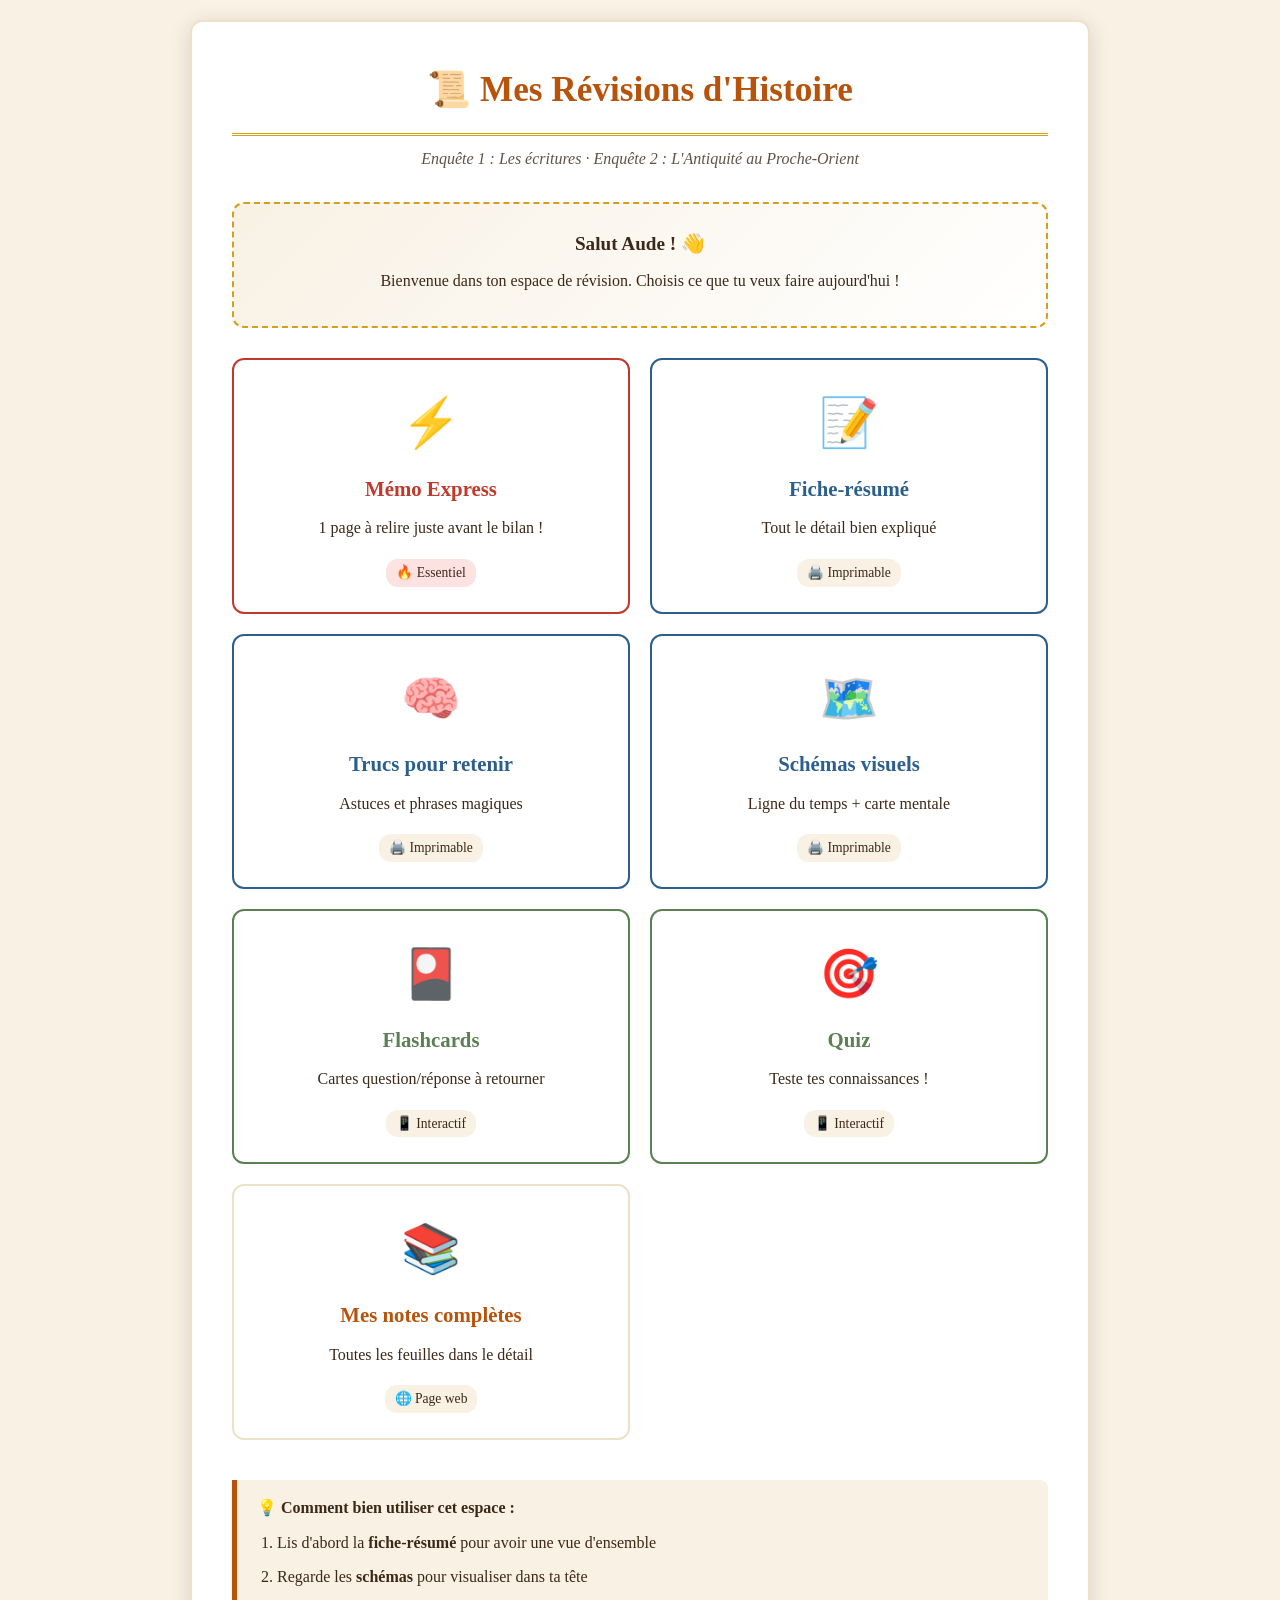
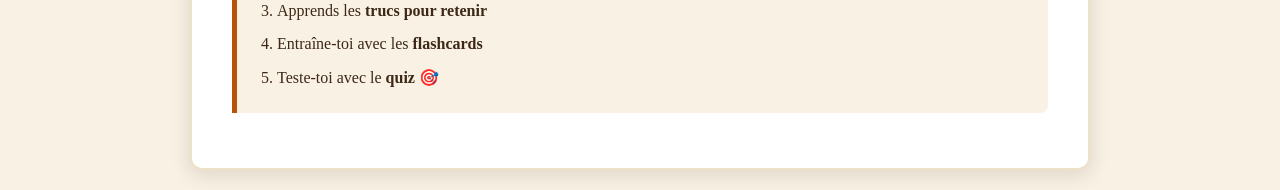
<file: histoire-antiquite/index.html>
<!DOCTYPE html>
<html lang="fr">
<head>
<meta charset="UTF-8">
<meta name="viewport" content="width=device-width, initial-scale=1.0">
<title>Révisions Histoire - Antiquité - Aude</title>
<link rel="stylesheet" href="style.css">
<style>
  .menu-grid {
    display: grid;
    grid-template-columns: repeat(auto-fit, minmax(260px, 1fr));
    gap: 20px;
    margin-top: 30px;
  }
  .menu-card {
    background: white;
    border: 2px solid var(--papyrus-fonce);
    border-radius: 12px;
    padding: 25px;
    text-align: center;
    text-decoration: none;
    color: var(--encre);
    transition: all 0.3s;
    display: block;
  }
  .menu-card:hover {
    transform: translateY(-5px);
    box-shadow: 0 8px 20px rgba(184, 83, 12, 0.2);
    border-color: var(--terre);
  }
  .menu-card .icone {
    font-size: 3em;
    display: block;
    margin-bottom: 10px;
  }
  .menu-card h3 {
    color: var(--terre);
    margin: 10px 0;
  }
  .menu-card.imprimable { border-color: var(--nil); }
  .menu-card.imprimable:hover { border-color: var(--nil); box-shadow: 0 8px 20px rgba(44, 95, 141, 0.2); }
  .menu-card.imprimable h3 { color: var(--nil); }

  .menu-card.interactif { border-color: var(--oasis); }
  .menu-card.interactif:hover { border-color: var(--oasis); box-shadow: 0 8px 20px rgba(90, 128, 84, 0.2); }
  .menu-card.interactif h3 { color: var(--oasis); }

  .badge {
    display: inline-block;
    background: var(--papyrus);
    color: var(--encre);
    padding: 3px 10px;
    border-radius: 12px;
    font-size: 0.85em;
    margin-top: 10px;
  }

  .salut {
    background: linear-gradient(135deg, var(--papyrus) 0%, white 100%);
    padding: 25px;
    border-radius: 12px;
    text-align: center;
    margin-bottom: 20px;
    border: 2px dashed var(--or);
  }
</style>
</head>
<body>
<div class="container">
  <h1>📜 Mes Révisions d'Histoire</h1>
  <p class="subtitle">Enquête 1 : Les écritures · Enquête 2 : L'Antiquité au Proche-Orient</p>

  <div class="salut">
    <p style="font-size: 1.2em;"><strong>Salut Aude ! 👋</strong></p>
    <p>Bienvenue dans ton espace de révision. Choisis ce que tu veux faire aujourd'hui !</p>
  </div>

  <div class="menu-grid">

    <a href="memo_express.html" class="menu-card imprimable" style="border-color: #c0392b;">
      <span class="icone">⚡</span>
      <h3 style="color: #c0392b;">Mémo Express</h3>
      <p>1 page à relire juste avant le bilan !</p>
      <span class="badge" style="background: #fde2e2;">🔥 Essentiel</span>
    </a>

    <a href="fiche_resume.html" class="menu-card imprimable">
      <span class="icone">📝</span>
      <h3>Fiche-résumé</h3>
      <p>Tout le détail bien expliqué</p>
      <span class="badge">🖨️ Imprimable</span>
    </a>

    <a href="mnemo.html" class="menu-card imprimable">
      <span class="icone">🧠</span>
      <h3>Trucs pour retenir</h3>
      <p>Astuces et phrases magiques</p>
      <span class="badge">🖨️ Imprimable</span>
    </a>

    <a href="schemas.html" class="menu-card imprimable">
      <span class="icone">🗺️</span>
      <h3>Schémas visuels</h3>
      <p>Ligne du temps + carte mentale</p>
      <span class="badge">🖨️ Imprimable</span>
    </a>

    <a href="flashcards.html" class="menu-card interactif">
      <span class="icone">🎴</span>
      <h3>Flashcards</h3>
      <p>Cartes question/réponse à retourner</p>
      <span class="badge">📱 Interactif</span>
    </a>

    <a href="quiz.html" class="menu-card interactif">
      <span class="icone">🎯</span>
      <h3>Quiz</h3>
      <p>Teste tes connaissances !</p>
      <span class="badge">📱 Interactif</span>
    </a>

    <a href="notes.html" class="menu-card">
      <span class="icone">📚</span>
      <h3>Mes notes complètes</h3>
      <p>Toutes les feuilles dans le détail</p>
      <span class="badge">🌐 Page web</span>
    </a>

  </div>

  <div class="encadre" style="margin-top: 40px;">
    <strong>💡 Comment bien utiliser cet espace :</strong>
    <ol style="margin-left: 20px; margin-top: 10px;">
      <li>Lis d'abord la <strong>fiche-résumé</strong> pour avoir une vue d'ensemble</li>
      <li>Regarde les <strong>schémas</strong> pour visualiser dans ta tête</li>
      <li>Apprends les <strong>trucs pour retenir</strong></li>
      <li>Entraîne-toi avec les <strong>flashcards</strong></li>
      <li>Teste-toi avec le <strong>quiz</strong> 🎯</li>
    </ol>
  </div>

</div>
</body>
</html>
</file>
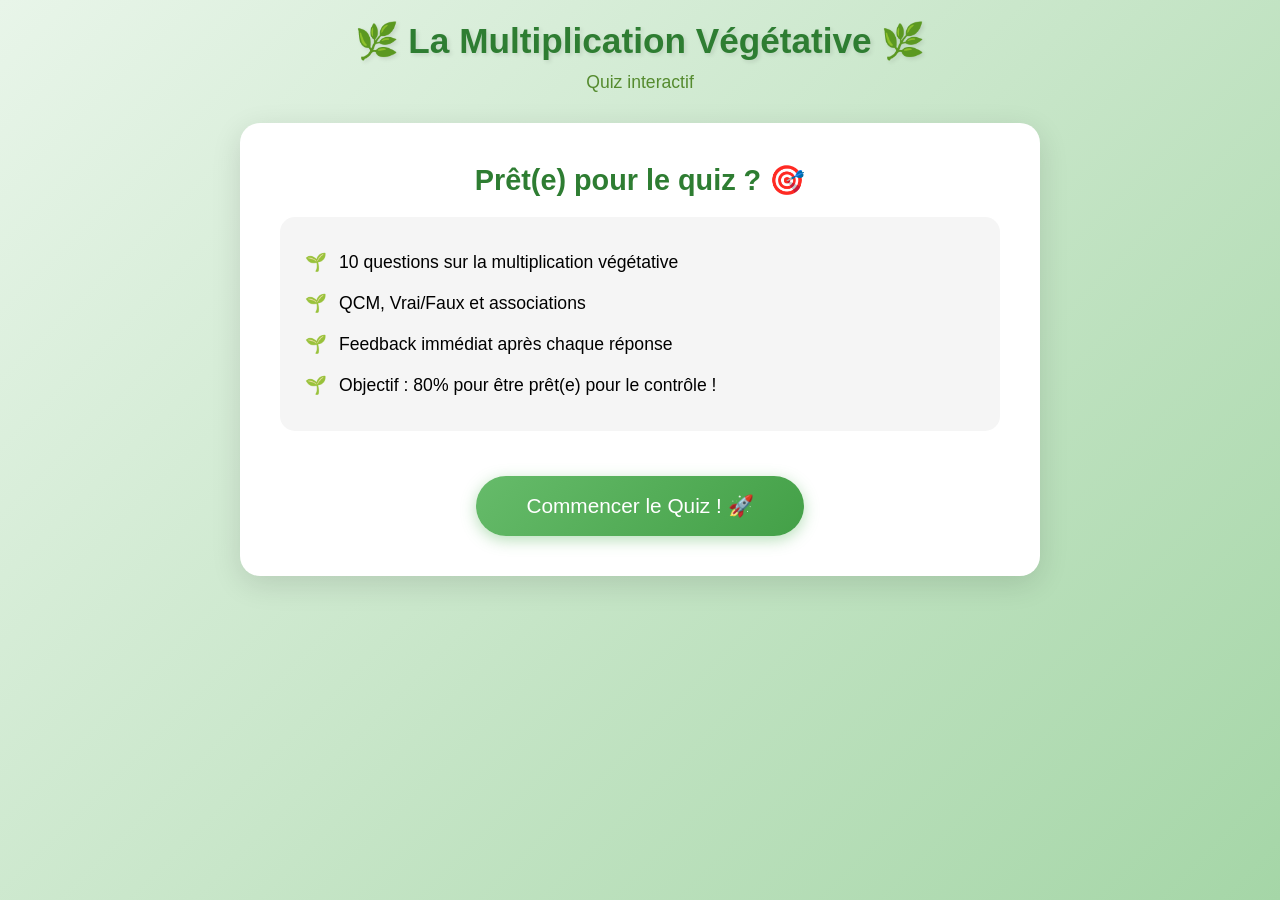
<file: quiz-multiplication-vegetative/index.html>
<!DOCTYPE html>
<html lang="fr">
<head>
    <meta charset="UTF-8">
    <meta name="viewport" content="width=device-width, initial-scale=1.0">
    <title>Quiz - La Multiplication Végétative</title>
    <style>
        * {
            margin: 0;
            padding: 0;
            box-sizing: border-box;
        }

        body {
            font-family: 'Segoe UI', Tahoma, Geneva, Verdana, sans-serif;
            background: linear-gradient(135deg, #e8f5e9 0%, #c8e6c9 50%, #a5d6a7 100%);
            min-height: 100vh;
            padding: 20px;
        }

        .container {
            max-width: 800px;
            margin: 0 auto;
        }

        header {
            text-align: center;
            margin-bottom: 30px;
        }

        h1 {
            color: #2e7d32;
            font-size: 2.2em;
            margin-bottom: 10px;
            text-shadow: 2px 2px 4px rgba(0,0,0,0.1);
        }

        .subtitle {
            color: #558b2f;
            font-size: 1.1em;
        }

        /* Progress Bar */
        .progress-container {
            background: white;
            border-radius: 25px;
            padding: 5px;
            margin-bottom: 25px;
            box-shadow: 0 4px 15px rgba(0,0,0,0.1);
        }

        .progress-bar {
            height: 25px;
            background: linear-gradient(90deg, #66bb6a, #43a047);
            border-radius: 20px;
            width: 0%;
            transition: width 0.5s ease;
            display: flex;
            align-items: center;
            justify-content: center;
            color: white;
            font-weight: bold;
            font-size: 0.9em;
        }

        /* Question Card */
        .question-card {
            background: white;
            border-radius: 20px;
            padding: 30px;
            margin-bottom: 20px;
            box-shadow: 0 8px 30px rgba(0,0,0,0.12);
            display: none;
            animation: slideIn 0.5s ease;
        }

        .question-card.active {
            display: block;
        }

        @keyframes slideIn {
            from {
                opacity: 0;
                transform: translateX(50px);
            }
            to {
                opacity: 1;
                transform: translateX(0);
            }
        }

        .question-number {
            background: linear-gradient(135deg, #81c784, #66bb6a);
            color: white;
            padding: 8px 16px;
            border-radius: 20px;
            font-size: 0.9em;
            display: inline-block;
            margin-bottom: 15px;
        }

        .question-text {
            font-size: 1.4em;
            color: #333;
            margin-bottom: 25px;
            line-height: 1.4;
        }

        /* Options */
        .options {
            display: flex;
            flex-direction: column;
            gap: 12px;
        }

        .option {
            background: #f5f5f5;
            border: 3px solid #e0e0e0;
            border-radius: 15px;
            padding: 18px 25px;
            cursor: pointer;
            transition: all 0.3s ease;
            font-size: 1.1em;
            display: flex;
            align-items: center;
            gap: 15px;
        }

        .option:hover {
            border-color: #81c784;
            background: #e8f5e9;
            transform: translateX(5px);
        }

        .option.selected {
            border-color: #2196f3;
            background: #e3f2fd;
        }

        .option.correct {
            border-color: #4caf50;
            background: #e8f5e9;
            animation: pulse 0.5s ease;
        }

        .option.incorrect {
            border-color: #f44336;
            background: #ffebee;
            animation: shake 0.5s ease;
        }

        @keyframes pulse {
            0%, 100% { transform: scale(1); }
            50% { transform: scale(1.02); }
        }

        @keyframes shake {
            0%, 100% { transform: translateX(0); }
            25% { transform: translateX(-10px); }
            75% { transform: translateX(10px); }
        }

        .option-letter {
            background: #81c784;
            color: white;
            width: 35px;
            height: 35px;
            border-radius: 50%;
            display: flex;
            align-items: center;
            justify-content: center;
            font-weight: bold;
        }

        /* True/False Buttons */
        .tf-container {
            display: flex;
            gap: 20px;
            justify-content: center;
        }

        .tf-btn {
            flex: 1;
            max-width: 200px;
            padding: 25px;
            border: 3px solid #e0e0e0;
            border-radius: 20px;
            cursor: pointer;
            transition: all 0.3s ease;
            text-align: center;
            background: white;
        }

        .tf-btn:hover {
            transform: scale(1.05);
        }

        .tf-btn.vrai:hover {
            border-color: #4caf50;
            background: #e8f5e9;
        }

        .tf-btn.faux:hover {
            border-color: #f44336;
            background: #ffebee;
        }

        .tf-btn .emoji {
            font-size: 3em;
            margin-bottom: 10px;
        }

        .tf-btn .label {
            font-size: 1.3em;
            font-weight: bold;
            color: #333;
        }

        /* Drag and Drop */
        .drag-container {
            display: flex;
            flex-direction: column;
            gap: 20px;
        }

        .drag-items {
            display: flex;
            flex-wrap: wrap;
            gap: 10px;
            padding: 20px;
            background: #f0f4f0;
            border-radius: 15px;
            min-height: 80px;
            justify-content: center;
        }

        .drag-item {
            background: linear-gradient(135deg, #fff9c4, #fff59d);
            padding: 12px 20px;
            border-radius: 25px;
            cursor: grab;
            font-weight: 500;
            box-shadow: 0 3px 10px rgba(0,0,0,0.15);
            transition: all 0.3s ease;
            border: 2px solid #fbc02d;
        }

        .drag-item:hover {
            transform: scale(1.05);
            box-shadow: 0 5px 15px rgba(0,0,0,0.2);
        }

        .drag-item.dragging {
            opacity: 0.5;
            cursor: grabbing;
        }

        .drop-zones {
            display: flex;
            flex-direction: column;
            gap: 12px;
        }

        .drop-row {
            display: flex;
            align-items: center;
            gap: 15px;
        }

        .drop-label {
            flex: 1;
            background: white;
            padding: 15px 20px;
            border-radius: 12px;
            font-weight: 500;
            box-shadow: 0 2px 8px rgba(0,0,0,0.1);
        }

        .drop-zone {
            width: 180px;
            min-height: 50px;
            border: 3px dashed #bdbdbd;
            border-radius: 12px;
            display: flex;
            align-items: center;
            justify-content: center;
            transition: all 0.3s ease;
            background: #fafafa;
        }

        .drop-zone.drag-over {
            border-color: #81c784;
            background: #e8f5e9;
        }

        .drop-zone.has-item {
            border-style: solid;
            border-color: #81c784;
        }

        .drop-zone .drag-item {
            margin: 5px;
        }

        /* Feedback */
        .feedback {
            margin-top: 20px;
            padding: 20px;
            border-radius: 15px;
            display: none;
            animation: fadeIn 0.5s ease;
        }

        .feedback.show {
            display: block;
        }

        .feedback.correct {
            background: linear-gradient(135deg, #c8e6c9, #a5d6a7);
            border-left: 5px solid #4caf50;
        }

        .feedback.incorrect {
            background: linear-gradient(135deg, #ffcdd2, #ef9a9a);
            border-left: 5px solid #f44336;
        }

        .feedback-icon {
            font-size: 2em;
            margin-bottom: 10px;
        }

        .feedback-text {
            font-size: 1.1em;
            color: #333;
        }

        @keyframes fadeIn {
            from { opacity: 0; transform: translateY(-10px); }
            to { opacity: 1; transform: translateY(0); }
        }

        /* Buttons */
        .btn {
            background: linear-gradient(135deg, #66bb6a, #43a047);
            color: white;
            border: none;
            padding: 15px 35px;
            font-size: 1.1em;
            border-radius: 30px;
            cursor: pointer;
            transition: all 0.3s ease;
            box-shadow: 0 4px 15px rgba(76, 175, 80, 0.4);
            display: none;
            margin-top: 20px;
        }

        .btn:hover {
            transform: translateY(-3px);
            box-shadow: 0 6px 20px rgba(76, 175, 80, 0.5);
        }

        .btn.show {
            display: inline-block;
        }

        .btn-container {
            text-align: center;
            margin-top: 25px;
        }

        .btn-validate {
            background: linear-gradient(135deg, #42a5f5, #1e88e5);
            box-shadow: 0 4px 15px rgba(33, 150, 243, 0.4);
        }

        .btn-validate:hover {
            box-shadow: 0 6px 20px rgba(33, 150, 243, 0.5);
        }

        /* Results Screen */
        .results-screen {
            background: white;
            border-radius: 20px;
            padding: 40px;
            text-align: center;
            box-shadow: 0 8px 30px rgba(0,0,0,0.12);
            display: none;
        }

        .results-screen.active {
            display: block;
            animation: slideIn 0.5s ease;
        }

        .results-emoji {
            font-size: 5em;
            margin-bottom: 20px;
        }

        .results-score {
            font-size: 3em;
            color: #2e7d32;
            font-weight: bold;
            margin-bottom: 15px;
        }

        .results-message {
            font-size: 1.3em;
            color: #555;
            margin-bottom: 30px;
            line-height: 1.5;
        }

        .results-details {
            background: #f5f5f5;
            border-radius: 15px;
            padding: 20px;
            margin-bottom: 25px;
        }

        .results-details h3 {
            color: #333;
            margin-bottom: 15px;
        }

        .result-item {
            display: flex;
            justify-content: space-between;
            padding: 10px;
            border-bottom: 1px solid #e0e0e0;
        }

        .result-item:last-child {
            border-bottom: none;
        }

        .result-item.correct {
            color: #4caf50;
        }

        .result-item.incorrect {
            color: #f44336;
        }

        .btn-restart {
            background: linear-gradient(135deg, #ff9800, #f57c00);
            box-shadow: 0 4px 15px rgba(255, 152, 0, 0.4);
        }

        .btn-restart:hover {
            box-shadow: 0 6px 20px rgba(255, 152, 0, 0.5);
        }

        /* Start Screen */
        .start-screen {
            background: white;
            border-radius: 20px;
            padding: 40px;
            text-align: center;
            box-shadow: 0 8px 30px rgba(0,0,0,0.12);
        }

        .start-screen h2 {
            color: #2e7d32;
            font-size: 1.8em;
            margin-bottom: 20px;
        }

        .start-info {
            text-align: left;
            background: #f5f5f5;
            padding: 25px;
            border-radius: 15px;
            margin-bottom: 25px;
        }

        .start-info ul {
            list-style: none;
            padding-left: 0;
        }

        .start-info li {
            padding: 10px 0;
            font-size: 1.1em;
            display: flex;
            align-items: center;
            gap: 12px;
        }

        .start-info li::before {
            content: "🌱";
        }

        .btn-start {
            font-size: 1.3em;
            padding: 18px 50px;
        }

        /* Confetti Canvas */
        #confetti-canvas {
            position: fixed;
            top: 0;
            left: 0;
            width: 100%;
            height: 100%;
            pointer-events: none;
            z-index: 1000;
        }

        /* Responsive */
        @media (max-width: 600px) {
            h1 {
                font-size: 1.6em;
            }

            .question-text {
                font-size: 1.2em;
            }

            .drop-row {
                flex-direction: column;
            }

            .drop-zone {
                width: 100%;
            }

            .tf-container {
                flex-direction: column;
            }

            .tf-btn {
                max-width: 100%;
            }
        }
    </style>
</head>
<body>
    <canvas id="confetti-canvas"></canvas>

    <div class="container">
        <header>
            <h1>🌿 La Multiplication Végétative 🌿</h1>
            <p class="subtitle">Quiz interactif</p>
        </header>

        <div class="progress-container" id="progress-container" style="display: none;">
            <div class="progress-bar" id="progress-bar">0%</div>
        </div>

        <!-- Start Screen -->
        <div class="start-screen" id="start-screen">
            <h2>Prêt(e) pour le quiz ? 🎯</h2>
            <div class="start-info">
                <ul>
                    <li>10 questions sur la multiplication végétative</li>
                    <li>QCM, Vrai/Faux et associations</li>
                    <li>Feedback immédiat après chaque réponse</li>
                    <li>Objectif : 80% pour être prêt(e) pour le contrôle !</li>
                </ul>
            </div>
            <button class="btn btn-start show" onclick="startQuiz()">Commencer le Quiz ! 🚀</button>
        </div>

        <!-- Questions Container -->
        <div id="questions-container"></div>

        <!-- Results Screen -->
        <div class="results-screen" id="results-screen">
            <div class="results-emoji" id="results-emoji"></div>
            <div class="results-score" id="results-score"></div>
            <div class="results-message" id="results-message"></div>
            <div class="results-details" id="results-details">
                <h3>📋 Détail des réponses</h3>
                <div id="results-list"></div>
            </div>
            <button class="btn btn-restart show" onclick="restartQuiz()">Recommencer 🔄</button>
        </div>
    </div>

    <script>
        // Questions data
        const questions = [
            {
                type: 'tf',
                question: 'La multiplication végétative utilise des graines pour créer de nouvelles plantes.',
                answer: false,
                explanation: 'Faux ! La multiplication végétative est une reproduction SANS graines. La nouvelle plante est identique à la plante mère.'
            },
            {
                type: 'mcq',
                question: 'Quel organe permet au fraisier de se reproduire ?',
                options: ['Le bulbe', 'Le stolon', 'Le tubercule', 'Le rhizome'],
                answer: 1,
                explanation: 'Le fraisier se reproduit grâce au stolon, une tige horizontale qui rampe sur le sol.'
            },
            {
                type: 'tf',
                question: 'La nouvelle plante issue de la multiplication végétative est identique à la plante mère.',
                answer: true,
                explanation: 'Vrai ! C\'est comme un clone de la plante mère.'
            },
            {
                type: 'mcq',
                question: 'La pomme de terre se reproduit grâce à :',
                options: ['Un stolon', 'Un bulbe', 'Un tubercule', 'Une plantule'],
                answer: 2,
                explanation: 'La pomme de terre utilise un tubercule, un organe souterrain qui contient des réserves.'
            },
            {
                type: 'drag',
                question: 'Associe chaque type de reproduction à son exemple :',
                items: ['Fraisier 🍓', 'Pomme de terre 🥔', 'Iris 🌸', 'Tulipe 🌷'],
                zones: ['Stolon', 'Tubercule', 'Rhizome', 'Bulbe'],
                answers: {
                    'Stolon': 'Fraisier 🍓',
                    'Tubercule': 'Pomme de terre 🥔',
                    'Rhizome': 'Iris 🌸',
                    'Bulbe': 'Tulipe 🌷'
                },
                explanation: 'Stolon → Fraisier, Tubercule → Pomme de terre, Rhizome → Iris, Bulbe → Tulipe'
            },
            {
                type: 'mcq',
                question: 'Le stolon est une tige qui :',
                options: ['Pousse sous la terre', 'Rampe sur le sol', 'Pousse vers le haut', 'Flotte sur l\'eau'],
                answer: 1,
                explanation: 'Le stolon est une tige horizontale qui rampe SUR le sol (pas sous terre !).'
            },
            {
                type: 'tf',
                question: 'Le rhizome est une tige souterraine.',
                answer: true,
                explanation: 'Vrai ! Le rhizome est bien une tige qui pousse SOUS la terre (contrairement au stolon qui est sur le sol).'
            },
            {
                type: 'mcq',
                question: 'La lentille d\'eau se reproduit grâce à :',
                options: ['Un bulbe', 'Un stolon', 'Des plantules qui se détachent', 'Un rhizome'],
                answer: 2,
                explanation: 'La lentille d\'eau produit des petites plantules (bébés-plantes) qui se détachent et deviennent indépendantes.'
            },
            {
                type: 'mcq',
                question: 'Lequel de ces organes n\'est PAS sous terre ?',
                options: ['Le tubercule', 'Le rhizome', 'Le stolon', 'Le bulbe'],
                answer: 2,
                explanation: 'Seul le STOLON est sur le sol (il rampe à la surface). Le tubercule, le rhizome et le bulbe sont tous sous terre.'
            },
            {
                type: 'mcq',
                question: 'Quels sont les 5 types de multiplication végétative à connaître ?',
                options: [
                    'Stolon, Tubercule, Rhizome, Plantule, Bulbe',
                    'Graine, Fleur, Fruit, Racine, Feuille',
                    'Stolon, Graine, Rhizome, Fleur, Bulbe',
                    'Tubercule, Graine, Plantule, Fruit, Stolon'
                ],
                answer: 0,
                explanation: 'Les 5 types sont : Stolon, Tubercule, Rhizome, Plantule qui se détache, et Bulbe (S-T-R-P-B).'
            }
        ];

        let currentQuestion = 0;
        let score = 0;
        let answers = [];
        let draggedItem = null;

        // Confetti
        const canvas = document.getElementById('confetti-canvas');
        const ctx = canvas.getContext('2d');
        let confettiPieces = [];

        function resizeCanvas() {
            canvas.width = window.innerWidth;
            canvas.height = window.innerHeight;
        }
        resizeCanvas();
        window.addEventListener('resize', resizeCanvas);

        class Confetti {
            constructor() {
                this.x = Math.random() * canvas.width;
                this.y = -20;
                this.size = Math.random() * 10 + 5;
                this.speedY = Math.random() * 6 + 5;
                this.speedX = Math.random() * 4 - 2;
                this.color = ['#ff6b6b', '#4ecdc4', '#45b7d1', '#96ceb4', '#ffeaa7', '#dfe6e9', '#fd79a8', '#a29bfe'][Math.floor(Math.random() * 8)];
                this.rotation = Math.random() * 360;
                this.rotationSpeed = Math.random() * 10 - 5;
            }

            update() {
                this.y += this.speedY;
                this.x += this.speedX;
                this.rotation += this.rotationSpeed;
            }

            draw() {
                ctx.save();
                ctx.translate(this.x, this.y);
                ctx.rotate(this.rotation * Math.PI / 180);
                ctx.fillStyle = this.color;
                ctx.fillRect(-this.size / 2, -this.size / 2, this.size, this.size);
                ctx.restore();
            }
        }

        function launchConfetti(duration = 2000) {
            const interval = setInterval(() => {
                for (let i = 0; i < 5; i++) {
                    confettiPieces.push(new Confetti());
                }
            }, 50);

            setTimeout(() => clearInterval(interval), duration);
        }

        function animateConfetti() {
            ctx.clearRect(0, 0, canvas.width, canvas.height);
            confettiPieces = confettiPieces.filter(c => c.y < canvas.height);
            confettiPieces.forEach(c => {
                c.update();
                c.draw();
            });
            requestAnimationFrame(animateConfetti);
        }
        animateConfetti();

        // Quiz Functions
        function startQuiz() {
            document.getElementById('start-screen').style.display = 'none';
            document.getElementById('progress-container').style.display = 'block';
            renderQuestion();
        }

        function renderQuestion() {
            const container = document.getElementById('questions-container');
            const q = questions[currentQuestion];

            let html = `
                <div class="question-card active" id="question-${currentQuestion}">
                    <span class="question-number">Question ${currentQuestion + 1}/${questions.length}</span>
                    <h2 class="question-text">${q.question}</h2>
            `;

            if (q.type === 'mcq') {
                html += '<div class="options">';
                q.options.forEach((opt, i) => {
                    html += `
                        <div class="option" onclick="selectOption(${i})" data-index="${i}">
                            <span class="option-letter">${String.fromCharCode(65 + i)}</span>
                            <span>${opt}</span>
                        </div>
                    `;
                });
                html += '</div>';
            } else if (q.type === 'tf') {
                html += `
                    <div class="tf-container">
                        <div class="tf-btn vrai" onclick="selectTF(true)">
                            <div class="emoji">✅</div>
                            <div class="label">VRAI</div>
                        </div>
                        <div class="tf-btn faux" onclick="selectTF(false)">
                            <div class="emoji">❌</div>
                            <div class="label">FAUX</div>
                        </div>
                    </div>
                `;
            } else if (q.type === 'drag') {
                html += `
                    <div class="drag-container">
                        <div class="drag-items" id="drag-items-${currentQuestion}">
                            ${q.items.map(item => `<div class="drag-item" draggable="true" data-value="${item}">${item}</div>`).join('')}
                        </div>
                        <div class="drop-zones">
                            ${q.zones.map(zone => `
                                <div class="drop-row">
                                    <div class="drop-label">${zone}</div>
                                    <div class="drop-zone" data-zone="${zone}"></div>
                                </div>
                            `).join('')}
                        </div>
                    </div>
                    <div class="btn-container">
                        <button class="btn btn-validate show" onclick="validateDrag()">Valider mes réponses ✓</button>
                    </div>
                `;
            }

            html += `
                <div class="feedback" id="feedback-${currentQuestion}">
                    <div class="feedback-icon" id="feedback-icon-${currentQuestion}"></div>
                    <div class="feedback-text" id="feedback-text-${currentQuestion}"></div>
                </div>
                <div class="btn-container">
                    <button class="btn" id="next-btn-${currentQuestion}" onclick="nextQuestion()">
                        ${currentQuestion === questions.length - 1 ? 'Voir mes résultats 📊' : 'Question suivante →'}
                    </button>
                </div>
            </div>
            `;

            container.innerHTML = html;
            updateProgress();

            if (q.type === 'drag') {
                setupDragAndDrop();
            }
        }

        function setupDragAndDrop() {
            const items = document.querySelectorAll('.drag-item');
            const zones = document.querySelectorAll('.drop-zone');

            items.forEach(item => {
                item.addEventListener('dragstart', (e) => {
                    draggedItem = item;
                    item.classList.add('dragging');
                });

                item.addEventListener('dragend', () => {
                    item.classList.remove('dragging');
                });
            });

            zones.forEach(zone => {
                zone.addEventListener('dragover', (e) => {
                    e.preventDefault();
                    zone.classList.add('drag-over');
                });

                zone.addEventListener('dragleave', () => {
                    zone.classList.remove('drag-over');
                });

                zone.addEventListener('drop', (e) => {
                    e.preventDefault();
                    zone.classList.remove('drag-over');

                    // If zone already has item, return it to items container
                    if (zone.children.length > 0) {
                        const existingItem = zone.children[0];
                        document.getElementById(`drag-items-${currentQuestion}`).appendChild(existingItem);
                    }

                    zone.appendChild(draggedItem);
                    zone.classList.add('has-item');
                });
            });

            // Touch support
            items.forEach(item => {
                item.addEventListener('touchstart', (e) => {
                    draggedItem = item;
                    item.classList.add('dragging');
                });

                item.addEventListener('touchend', (e) => {
                    item.classList.remove('dragging');
                    const touch = e.changedTouches[0];
                    const dropZone = document.elementFromPoint(touch.clientX, touch.clientY);
                    if (dropZone && dropZone.classList.contains('drop-zone')) {
                        if (dropZone.children.length > 0) {
                            document.getElementById(`drag-items-${currentQuestion}`).appendChild(dropZone.children[0]);
                        }
                        dropZone.appendChild(draggedItem);
                        dropZone.classList.add('has-item');
                    }
                });
            });
        }

        function selectOption(index) {
            const q = questions[currentQuestion];
            const options = document.querySelectorAll('.option');
            const isCorrect = index === q.answer;

            options.forEach((opt, i) => {
                opt.onclick = null;
                if (i === q.answer) {
                    opt.classList.add('correct');
                } else if (i === index && !isCorrect) {
                    opt.classList.add('incorrect');
                }
            });

            showFeedback(isCorrect, q.explanation);
            recordAnswer(isCorrect);
        }

        function selectTF(value) {
            const q = questions[currentQuestion];
            const isCorrect = value === q.answer;
            const buttons = document.querySelectorAll('.tf-btn');

            buttons.forEach(btn => {
                btn.onclick = null;
                if (btn.classList.contains('vrai') && q.answer === true) {
                    btn.style.borderColor = '#4caf50';
                    btn.style.background = '#e8f5e9';
                } else if (btn.classList.contains('faux') && q.answer === false) {
                    btn.style.borderColor = '#4caf50';
                    btn.style.background = '#e8f5e9';
                } else if ((btn.classList.contains('vrai') && value === true && !isCorrect) ||
                           (btn.classList.contains('faux') && value === false && !isCorrect)) {
                    btn.style.borderColor = '#f44336';
                    btn.style.background = '#ffebee';
                }
            });

            showFeedback(isCorrect, q.explanation);
            recordAnswer(isCorrect);
        }

        function validateDrag() {
            const q = questions[currentQuestion];
            const zones = document.querySelectorAll('.drop-zone');
            let allCorrect = true;

            zones.forEach(zone => {
                const zoneName = zone.dataset.zone;
                const item = zone.children[0];
                const expectedValue = q.answers[zoneName];

                if (item && item.dataset.value === expectedValue) {
                    zone.style.borderColor = '#4caf50';
                    zone.style.background = '#e8f5e9';
                } else {
                    zone.style.borderColor = '#f44336';
                    zone.style.background = '#ffebee';
                    allCorrect = false;
                }
            });

            // Disable further dragging
            document.querySelectorAll('.drag-item').forEach(item => {
                item.draggable = false;
                item.style.cursor = 'default';
            });

            document.querySelector('.btn-validate').style.display = 'none';
            showFeedback(allCorrect, q.explanation);
            recordAnswer(allCorrect);
        }

        function showFeedback(isCorrect, explanation) {
            const feedback = document.getElementById(`feedback-${currentQuestion}`);
            const icon = document.getElementById(`feedback-icon-${currentQuestion}`);
            const text = document.getElementById(`feedback-text-${currentQuestion}`);
            const nextBtn = document.getElementById(`next-btn-${currentQuestion}`);

            feedback.className = 'feedback show ' + (isCorrect ? 'correct' : 'incorrect');
            icon.textContent = isCorrect ? '🎉' : '💡';
            text.textContent = isCorrect ? 'Bravo ! ' + explanation : 'Pas tout à fait... ' + explanation;
            nextBtn.classList.add('show');

            if (isCorrect) {
                launchConfetti(1000);
            }
        }

        function recordAnswer(isCorrect) {
            if (isCorrect) score++;
            answers.push({
                question: questions[currentQuestion].question,
                correct: isCorrect
            });
        }

        function nextQuestion() {
            currentQuestion++;
            if (currentQuestion < questions.length) {
                renderQuestion();
            } else {
                showResults();
            }
        }

        function updateProgress() {
            const progress = ((currentQuestion) / questions.length) * 100;
            const bar = document.getElementById('progress-bar');
            bar.style.width = progress + '%';
            bar.textContent = Math.round(progress) + '%';
        }

        function showResults() {
            document.getElementById('questions-container').innerHTML = '';
            document.getElementById('progress-container').style.display = 'none';

            const results = document.getElementById('results-screen');
            const percentage = Math.round((score / questions.length) * 100);

            let emoji, message;
            if (percentage >= 90) {
                emoji = '🏆🌟';
                message = 'Extraordinaire ! Tu es plus que prêt(e) pour le contrôle ! Tu maîtrises parfaitement la multiplication végétative !';
                launchConfetti(2000);
            } else if (percentage >= 80) {
                emoji = '🎉🌿';
                message = 'Super ! Tu es prêt(e) pour le contrôle ! Tu connais bien les 5 types de reproduction végétative !';
                launchConfetti(1500);
            } else if (percentage >= 60) {
                emoji = '💪🌱';
                message = 'Bien ! Tu as compris les bases. Relis la fiche une fois et refais le quiz pour être sûr(e) à 100% !';
            } else {
                emoji = '📚🌱';
                message = 'Continue tes révisions ! Relis bien la fiche et les exemples, puis refais le quiz. Tu vas y arriver !';
            }

            document.getElementById('results-emoji').textContent = emoji;
            document.getElementById('results-score').textContent = `${score}/${questions.length} (${percentage}%)`;
            document.getElementById('results-message').textContent = message;

            let detailsHtml = '';
            answers.forEach((a, i) => {
                detailsHtml += `
                    <div class="result-item ${a.correct ? 'correct' : 'incorrect'}">
                        <span>Q${i + 1}: ${a.question.substring(0, 40)}...</span>
                        <span>${a.correct ? '✅' : '❌'}</span>
                    </div>
                `;
            });
            document.getElementById('results-list').innerHTML = detailsHtml;

            results.classList.add('active');
        }

        function restartQuiz() {
            currentQuestion = 0;
            score = 0;
            answers = [];
            document.getElementById('results-screen').classList.remove('active');
            document.getElementById('progress-container').style.display = 'block';
            renderQuestion();
        }
    </script>
</body>
</html>
</file>
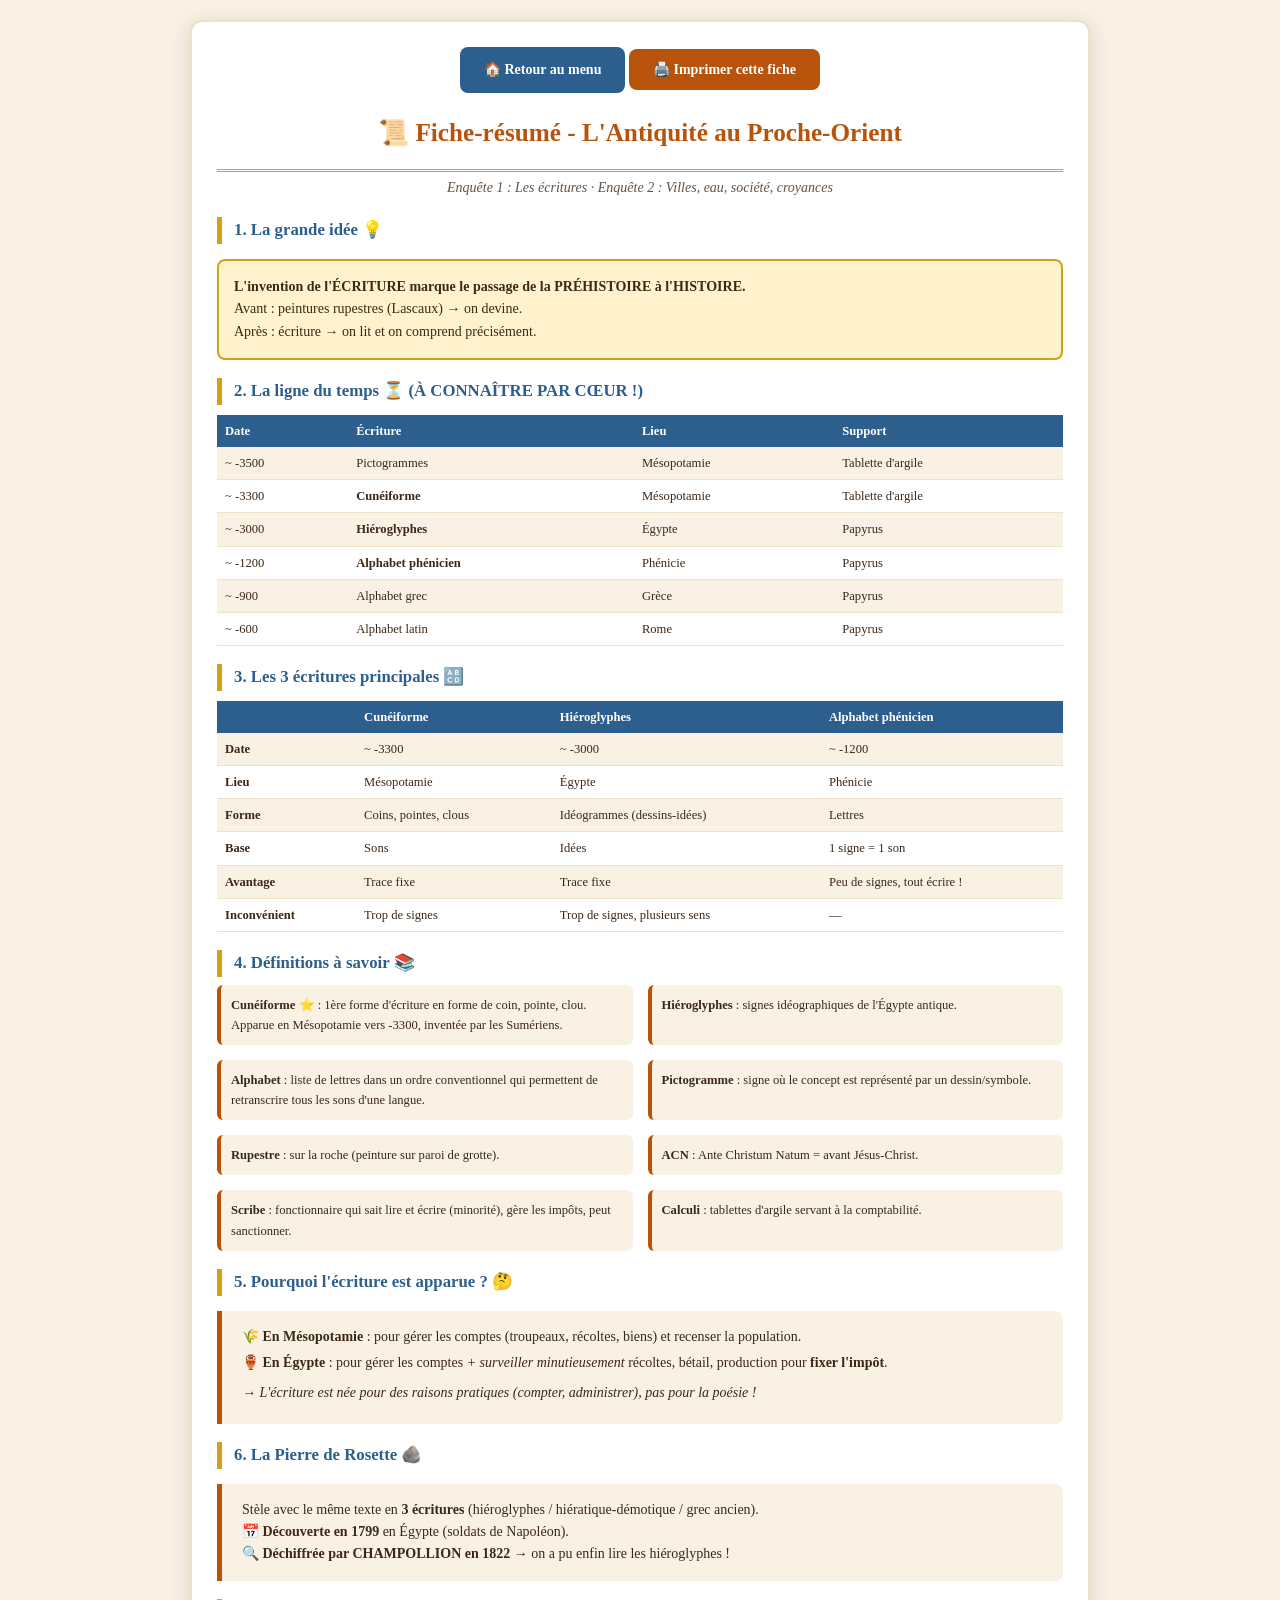
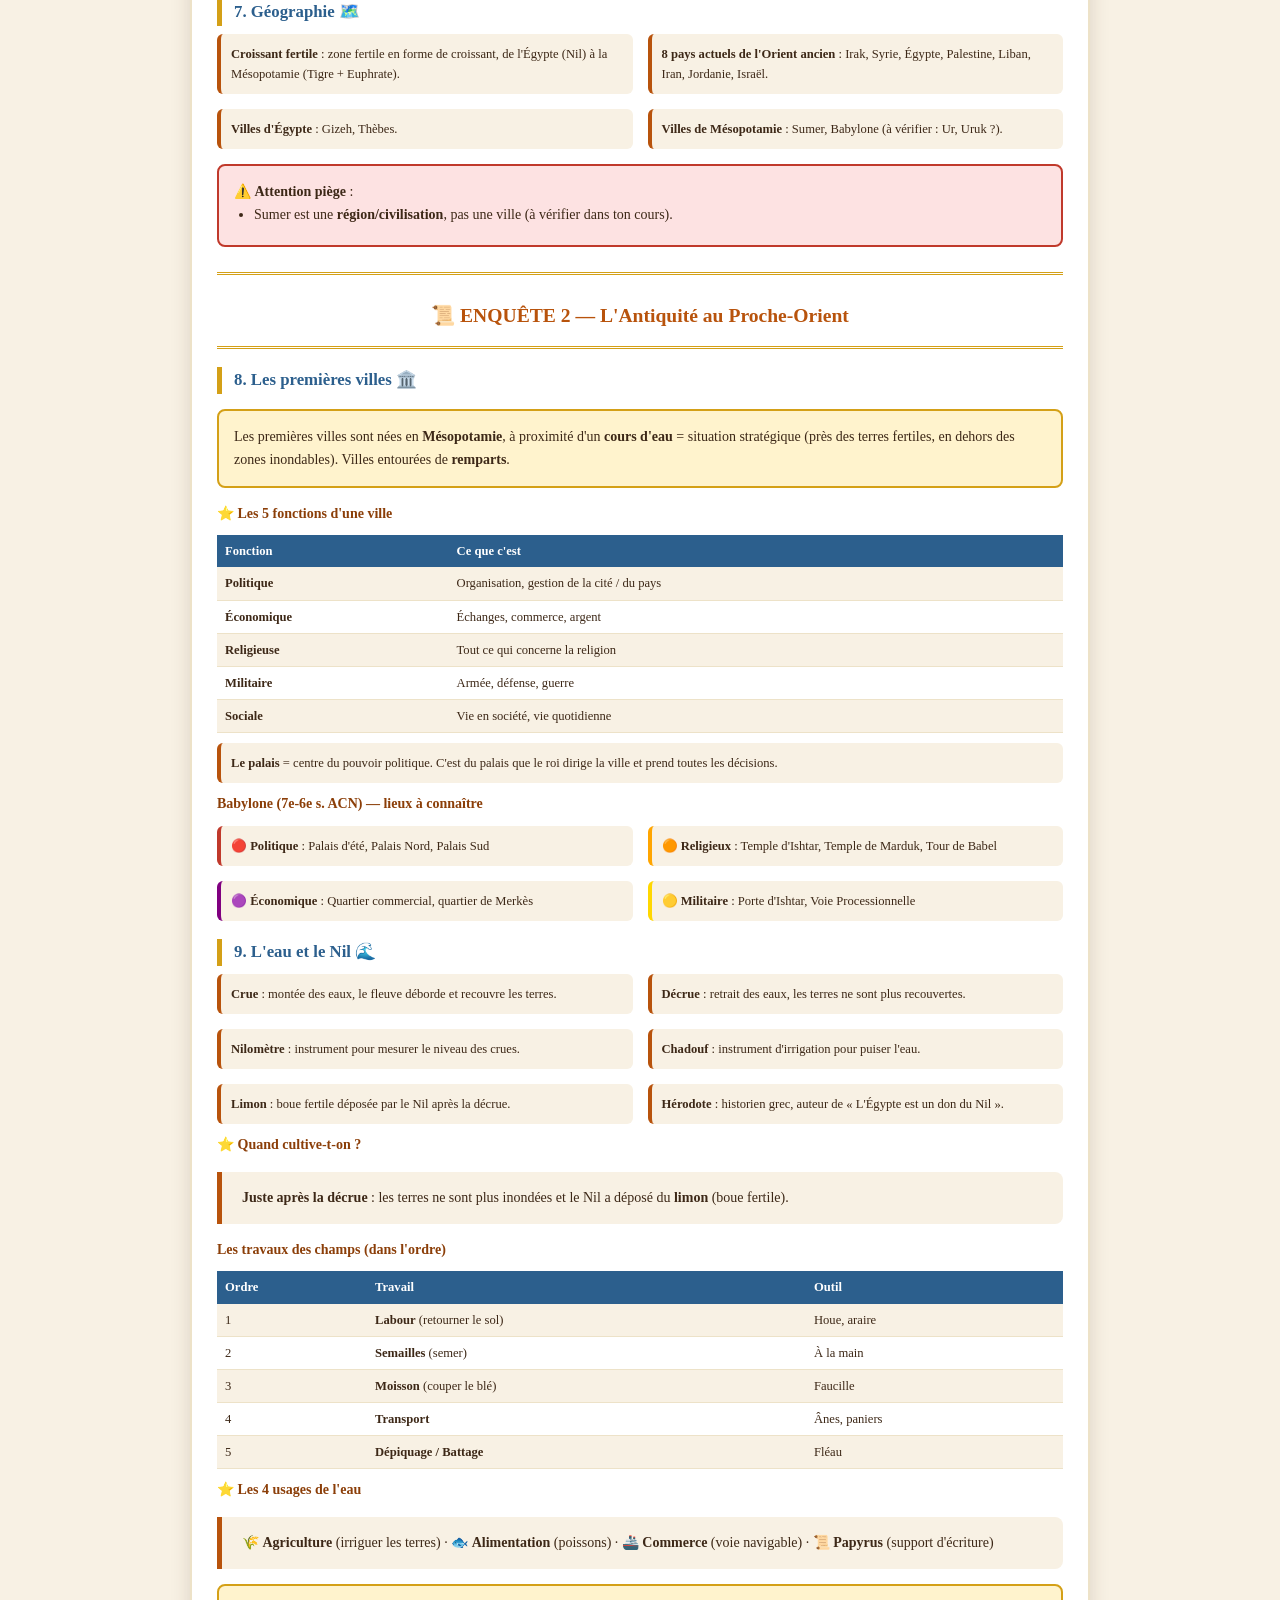
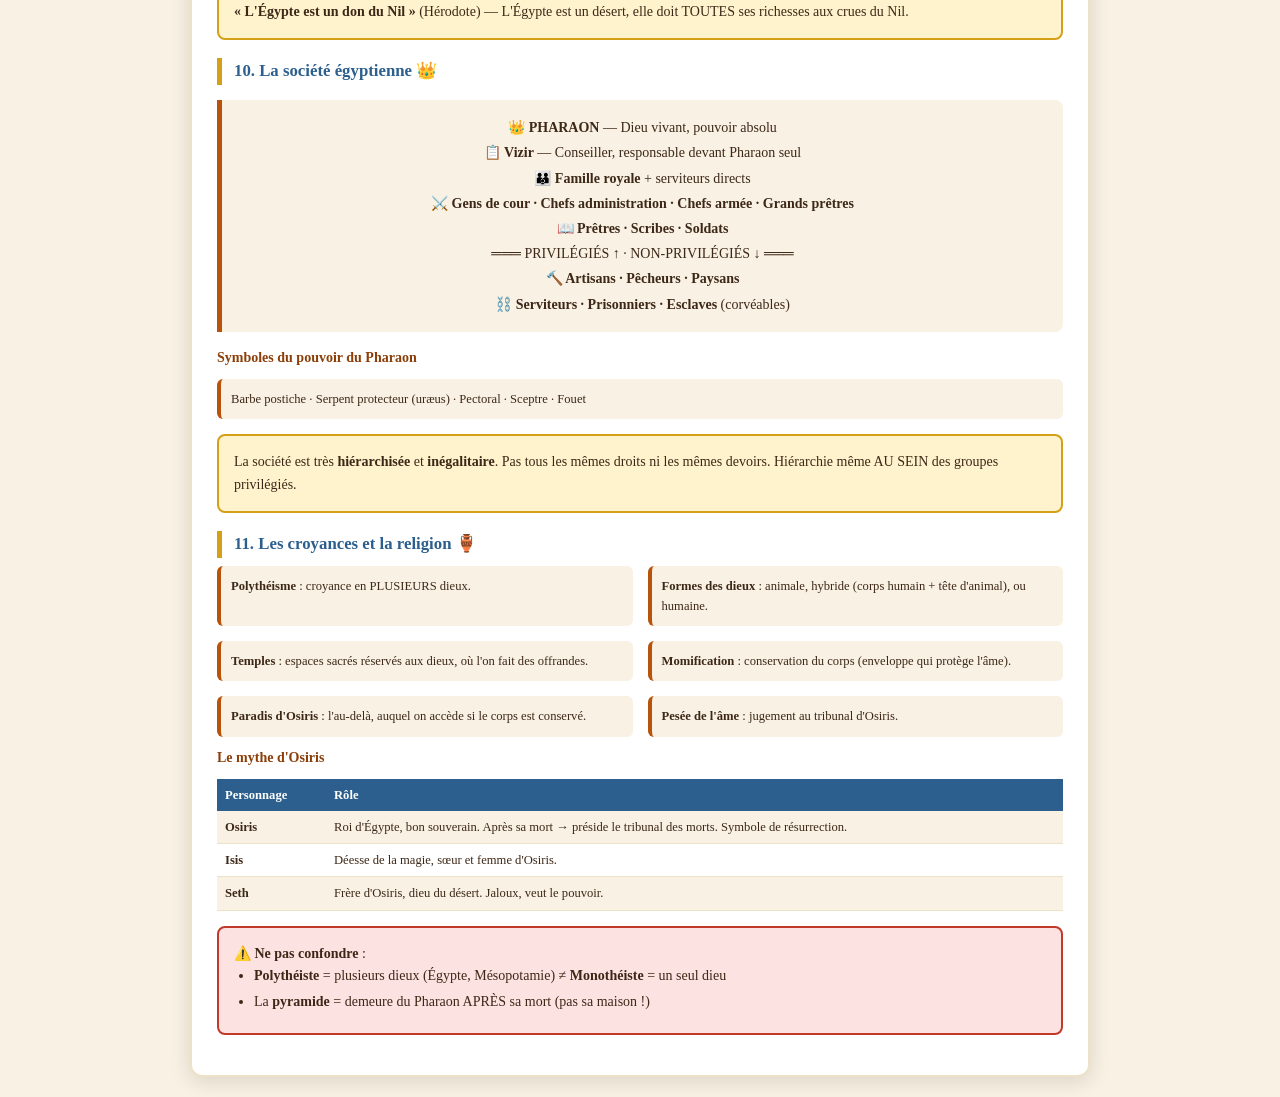
<file: histoire-antiquite/fiche_resume.html>
<!DOCTYPE html>
<html lang="fr">
<head>
<meta charset="UTF-8">
<meta name="viewport" content="width=device-width, initial-scale=1.0">
<title>Fiche-résumé - Histoire Antiquité</title>
<link rel="stylesheet" href="style.css">
<style>
  body { font-size: 14px; }
  .container { padding: 25px; }
  h1 { font-size: 1.8em; margin-bottom: 5px; }
  h2 { font-size: 1.2em; margin-top: 18px; margin-bottom: 8px; }
  h3 { font-size: 1em; margin-top: 10px; }
  table { font-size: 0.9em; margin: 10px 0; }
  th, td { padding: 6px 8px; }
  .compact p, .compact li { margin-bottom: 4px; }
  .deux-col {
    display: grid;
    grid-template-columns: 1fr 1fr;
    gap: 15px;
  }
  .mini-encadre {
    background: var(--papyrus);
    padding: 10px;
    border-radius: 6px;
    border-left: 4px solid var(--terre);
    font-size: 0.9em;
  }
  ul { margin-left: 20px; }
  .toolbar { text-align: center; margin-bottom: 20px; }
</style>
</head>
<body>
<div class="container compact">

  <div class="toolbar no-print">
    <a href="index.html" class="btn btn-bleu">🏠 Retour au menu</a>
    <button class="btn" onclick="window.print()">🖨️ Imprimer cette fiche</button>
  </div>

  <h1>📜 Fiche-résumé - L'Antiquité au Proche-Orient</h1>
  <p class="subtitle">Enquête 1 : Les écritures · Enquête 2 : Villes, eau, société, croyances</p>

  <h2>1. La grande idée 💡</h2>
  <div class="important">
    <strong>L'invention de l'ÉCRITURE marque le passage de la PRÉHISTOIRE à l'HISTOIRE.</strong><br>
    Avant : peintures rupestres (Lascaux) → on devine.<br>
    Après : écriture → on lit et on comprend précisément.
  </div>

  <h2>2. La ligne du temps ⏳ (À CONNAÎTRE PAR CŒUR !)</h2>
  <table>
    <tr><th>Date</th><th>Écriture</th><th>Lieu</th><th>Support</th></tr>
    <tr><td>~ -3500</td><td>Pictogrammes</td><td>Mésopotamie</td><td>Tablette d'argile</td></tr>
    <tr><td>~ -3300</td><td><strong>Cunéiforme</strong></td><td>Mésopotamie</td><td>Tablette d'argile</td></tr>
    <tr><td>~ -3000</td><td><strong>Hiéroglyphes</strong></td><td>Égypte</td><td>Papyrus</td></tr>
    <tr><td>~ -1200</td><td><strong>Alphabet phénicien</strong></td><td>Phénicie</td><td>Papyrus</td></tr>
    <tr><td>~ -900</td><td>Alphabet grec</td><td>Grèce</td><td>Papyrus</td></tr>
    <tr><td>~ -600</td><td>Alphabet latin</td><td>Rome</td><td>Papyrus</td></tr>
  </table>

  <h2>3. Les 3 écritures principales 🔠</h2>
  <table>
    <tr><th></th><th>Cunéiforme</th><th>Hiéroglyphes</th><th>Alphabet phénicien</th></tr>
    <tr><td><strong>Date</strong></td><td>~ -3300</td><td>~ -3000</td><td>~ -1200</td></tr>
    <tr><td><strong>Lieu</strong></td><td>Mésopotamie</td><td>Égypte</td><td>Phénicie</td></tr>
    <tr><td><strong>Forme</strong></td><td>Coins, pointes, clous</td><td>Idéogrammes (dessins-idées)</td><td>Lettres</td></tr>
    <tr><td><strong>Base</strong></td><td>Sons</td><td>Idées</td><td>1 signe = 1 son</td></tr>
    <tr><td><strong>Avantage</strong></td><td>Trace fixe</td><td>Trace fixe</td><td>Peu de signes, tout écrire !</td></tr>
    <tr><td><strong>Inconvénient</strong></td><td>Trop de signes</td><td>Trop de signes, plusieurs sens</td><td>—</td></tr>
  </table>

  <h2>4. Définitions à savoir 📚</h2>
  <div class="deux-col">
    <div class="mini-encadre"><strong>Cunéiforme</strong> ⭐ : 1ère forme d'écriture en forme de coin, pointe, clou. Apparue en Mésopotamie vers -3300, inventée par les Sumériens.</div>
    <div class="mini-encadre"><strong>Hiéroglyphes</strong> : signes idéographiques de l'Égypte antique.</div>
    <div class="mini-encadre"><strong>Alphabet</strong> : liste de lettres dans un ordre conventionnel qui permettent de retranscrire tous les sons d'une langue.</div>
    <div class="mini-encadre"><strong>Pictogramme</strong> : signe où le concept est représenté par un dessin/symbole.</div>
    <div class="mini-encadre"><strong>Rupestre</strong> : sur la roche (peinture sur paroi de grotte).</div>
    <div class="mini-encadre"><strong>ACN</strong> : Ante Christum Natum = avant Jésus-Christ.</div>
    <div class="mini-encadre"><strong>Scribe</strong> : fonctionnaire qui sait lire et écrire (minorité), gère les impôts, peut sanctionner.</div>
    <div class="mini-encadre"><strong>Calculi</strong> : tablettes d'argile servant à la comptabilité.</div>
  </div>

  <h2>5. Pourquoi l'écriture est apparue ? 🤔</h2>
  <div class="encadre">
    <p><strong>🌾 En Mésopotamie</strong> : pour gérer les comptes (troupeaux, récoltes, biens) et recenser la population.</p>
    <p><strong>🏺 En Égypte</strong> : pour gérer les comptes <em>+ surveiller minutieusement</em> récoltes, bétail, production pour <strong>fixer l'impôt</strong>.</p>
    <p style="margin-top: 8px;"><em>→ L'écriture est née pour des raisons pratiques (compter, administrer), pas pour la poésie !</em></p>
  </div>

  <h2>6. La Pierre de Rosette 🪨</h2>
  <div class="encadre">
    Stèle avec le même texte en <strong>3 écritures</strong> (hiéroglyphes / hiératique-démotique / grec ancien).<br>
    📅 <strong>Découverte en 1799</strong> en Égypte (soldats de Napoléon).<br>
    🔍 <strong>Déchiffrée par CHAMPOLLION en 1822</strong> → on a pu enfin lire les hiéroglyphes !
  </div>

  <h2>7. Géographie 🗺️</h2>
  <div class="deux-col">
    <div class="mini-encadre">
      <strong>Croissant fertile</strong> : zone fertile en forme de croissant, de l'Égypte (Nil) à la Mésopotamie (Tigre + Euphrate).
    </div>
    <div class="mini-encadre">
      <strong>8 pays actuels de l'Orient ancien</strong> : Irak, Syrie, Égypte, Palestine, Liban, Iran, Jordanie, Israël.
    </div>
    <div class="mini-encadre">
      <strong>Villes d'Égypte</strong> : Gizeh, Thèbes.
    </div>
    <div class="mini-encadre">
      <strong>Villes de Mésopotamie</strong> : Sumer, Babylone (à vérifier : Ur, Uruk ?).
    </div>
  </div>

  <div class="attention" style="margin-top: 15px;">
    ⚠️ <strong>Attention piège</strong> :
    <ul>
      <li>Sumer est une <strong>région/civilisation</strong>, pas une ville (à vérifier dans ton cours).</li>
    </ul>
  </div>

  <hr style="border: none; border-top: 3px double var(--or); margin: 25px 0;">
  <h1 style="font-size: 1.4em; color: var(--terre); text-align: center;">📜 ENQUÊTE 2 — L'Antiquité au Proche-Orient</h1>

  <h2>8. Les premières villes 🏛️</h2>
  <div class="important">
    Les premières villes sont nées en <strong>Mésopotamie</strong>, à proximité d'un <strong>cours d'eau</strong> = situation stratégique (près des terres fertiles, en dehors des zones inondables). Villes entourées de <strong>remparts</strong>.
  </div>

  <h3>⭐ Les 5 fonctions d'une ville</h3>
  <table>
    <tr><th>Fonction</th><th>Ce que c'est</th></tr>
    <tr><td><strong>Politique</strong></td><td>Organisation, gestion de la cité / du pays</td></tr>
    <tr><td><strong>Économique</strong></td><td>Échanges, commerce, argent</td></tr>
    <tr><td><strong>Religieuse</strong></td><td>Tout ce qui concerne la religion</td></tr>
    <tr><td><strong>Militaire</strong></td><td>Armée, défense, guerre</td></tr>
    <tr><td><strong>Sociale</strong></td><td>Vie en société, vie quotidienne</td></tr>
  </table>
  <div class="mini-encadre">
    <strong>Le palais</strong> = centre du pouvoir politique. C'est du palais que le roi dirige la ville et prend toutes les décisions.
  </div>

  <h3>Babylone (7e-6e s. ACN) — lieux à connaître</h3>
  <div class="deux-col">
    <div class="mini-encadre" style="border-left-color: #c0392b;">🔴 <strong>Politique</strong> : Palais d'été, Palais Nord, Palais Sud</div>
    <div class="mini-encadre" style="border-left-color: orange;">🟠 <strong>Religieux</strong> : Temple d'Ishtar, Temple de Marduk, Tour de Babel</div>
    <div class="mini-encadre" style="border-left-color: purple;">🟣 <strong>Économique</strong> : Quartier commercial, quartier de Merkès</div>
    <div class="mini-encadre" style="border-left-color: gold;">🟡 <strong>Militaire</strong> : Porte d'Ishtar, Voie Processionnelle</div>
  </div>

  <h2>9. L'eau et le Nil 🌊</h2>
  <div class="deux-col">
    <div class="mini-encadre"><strong>Crue</strong> : montée des eaux, le fleuve déborde et recouvre les terres.</div>
    <div class="mini-encadre"><strong>Décrue</strong> : retrait des eaux, les terres ne sont plus recouvertes.</div>
    <div class="mini-encadre"><strong>Nilomètre</strong> : instrument pour mesurer le niveau des crues.</div>
    <div class="mini-encadre"><strong>Chadouf</strong> : instrument d'irrigation pour puiser l'eau.</div>
    <div class="mini-encadre"><strong>Limon</strong> : boue fertile déposée par le Nil après la décrue.</div>
    <div class="mini-encadre"><strong>Hérodote</strong> : historien grec, auteur de « L'Égypte est un don du Nil ».</div>
  </div>

  <h3>⭐ Quand cultive-t-on ?</h3>
  <div class="encadre">
    <strong>Juste après la décrue</strong> : les terres ne sont plus inondées et le Nil a déposé du <strong>limon</strong> (boue fertile).
  </div>

  <h3>Les travaux des champs (dans l'ordre)</h3>
  <table>
    <tr><th>Ordre</th><th>Travail</th><th>Outil</th></tr>
    <tr><td>1</td><td><strong>Labour</strong> (retourner le sol)</td><td>Houe, araire</td></tr>
    <tr><td>2</td><td><strong>Semailles</strong> (semer)</td><td>À la main</td></tr>
    <tr><td>3</td><td><strong>Moisson</strong> (couper le blé)</td><td>Faucille</td></tr>
    <tr><td>4</td><td><strong>Transport</strong></td><td>Ânes, paniers</td></tr>
    <tr><td>5</td><td><strong>Dépiquage / Battage</strong></td><td>Fléau</td></tr>
  </table>

  <h3>⭐ Les 4 usages de l'eau</h3>
  <div class="encadre">
    🌾 <strong>Agriculture</strong> (irriguer les terres) · 🐟 <strong>Alimentation</strong> (poissons) · 🚢 <strong>Commerce</strong> (voie navigable) · 📜 <strong>Papyrus</strong> (support d'écriture)
  </div>

  <div class="important">
    <strong>« L'Égypte est un don du Nil »</strong> (Hérodote) — L'Égypte est un désert, elle doit TOUTES ses richesses aux crues du Nil.
  </div>

  <h2>10. La société égyptienne 👑</h2>

  <div class="encadre" style="text-align: center; line-height: 1.8;">
    <strong>👑 PHARAON</strong> — Dieu vivant, pouvoir absolu<br>
    <strong>📋 Vizir</strong> — Conseiller, responsable devant Pharaon seul<br>
    <strong>👪 Famille royale</strong> + serviteurs directs<br>
    <strong>⚔️ Gens de cour · Chefs administration · Chefs armée · Grands prêtres</strong><br>
    <strong>📖 Prêtres · Scribes · Soldats</strong><br>
    ═══ PRIVILÉGIÉS ↑ · NON-PRIVILÉGIÉS ↓ ═══<br>
    <strong>🔨 Artisans · Pêcheurs · Paysans</strong><br>
    <strong>⛓️ Serviteurs · Prisonniers · Esclaves</strong> (corvéables)
  </div>

  <h3>Symboles du pouvoir du Pharaon</h3>
  <div class="mini-encadre">
    Barbe postiche · Serpent protecteur (uræus) · Pectoral · Sceptre · Fouet
  </div>

  <div class="important">
    La société est très <strong>hiérarchisée</strong> et <strong>inégalitaire</strong>. Pas tous les mêmes droits ni les mêmes devoirs. Hiérarchie même AU SEIN des groupes privilégiés.
  </div>

  <h2>11. Les croyances et la religion 🏺</h2>
  <div class="deux-col">
    <div class="mini-encadre"><strong>Polythéisme</strong> : croyance en PLUSIEURS dieux.</div>
    <div class="mini-encadre"><strong>Formes des dieux</strong> : animale, hybride (corps humain + tête d'animal), ou humaine.</div>
    <div class="mini-encadre"><strong>Temples</strong> : espaces sacrés réservés aux dieux, où l'on fait des offrandes.</div>
    <div class="mini-encadre"><strong>Momification</strong> : conservation du corps (enveloppe qui protège l'âme).</div>
    <div class="mini-encadre"><strong>Paradis d'Osiris</strong> : l'au-delà, auquel on accède si le corps est conservé.</div>
    <div class="mini-encadre"><strong>Pesée de l'âme</strong> : jugement au tribunal d'Osiris.</div>
  </div>

  <h3>Le mythe d'Osiris</h3>
  <table>
    <tr><th>Personnage</th><th>Rôle</th></tr>
    <tr><td><strong>Osiris</strong></td><td>Roi d'Égypte, bon souverain. Après sa mort → préside le tribunal des morts. Symbole de résurrection.</td></tr>
    <tr><td><strong>Isis</strong></td><td>Déesse de la magie, sœur et femme d'Osiris.</td></tr>
    <tr><td><strong>Seth</strong></td><td>Frère d'Osiris, dieu du désert. Jaloux, veut le pouvoir.</td></tr>
  </table>

  <div class="attention" style="margin-top: 15px;">
    ⚠️ <strong>Ne pas confondre</strong> :
    <ul>
      <li><strong>Polythéiste</strong> = plusieurs dieux (Égypte, Mésopotamie) ≠ <strong>Monothéiste</strong> = un seul dieu</li>
      <li>La <strong>pyramide</strong> = demeure du Pharaon APRÈS sa mort (pas sa maison !)</li>
    </ul>
  </div>

</div>
</body>
</html>
</file>
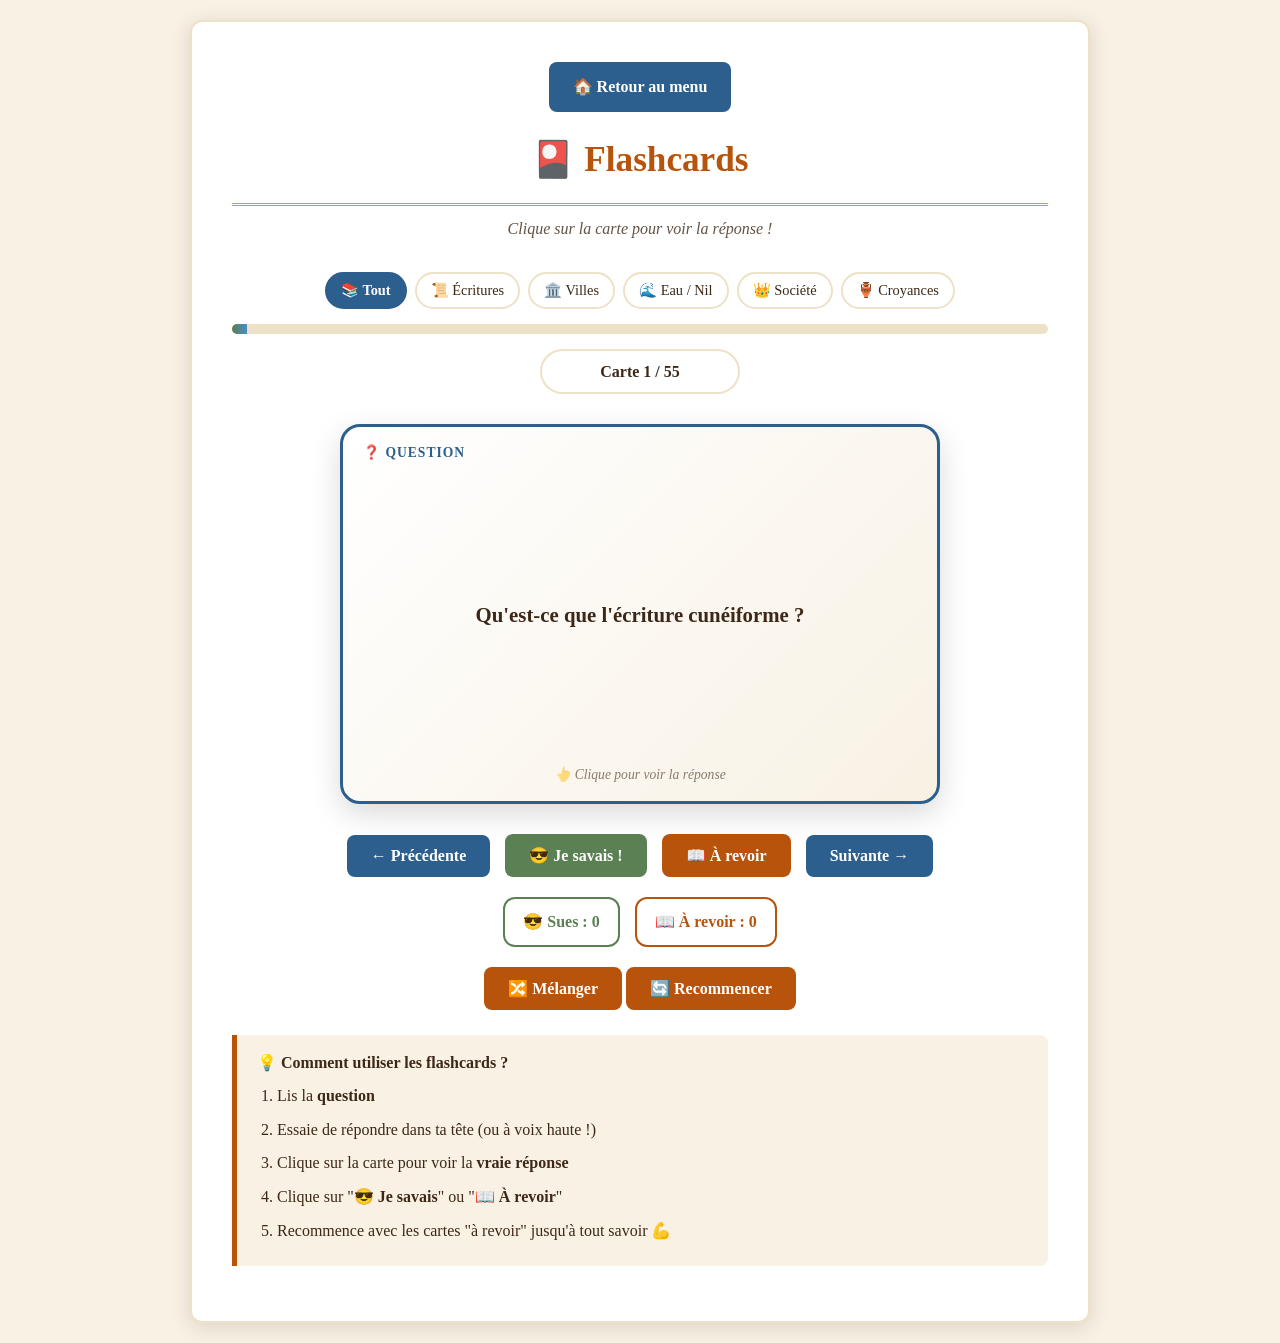
<file: histoire-antiquite/flashcards.html>
<!DOCTYPE html>
<html lang="fr">
<head>
<meta charset="UTF-8">
<meta name="viewport" content="width=device-width, initial-scale=1.0">
<title>Flashcards - Histoire Antiquité</title>
<link rel="stylesheet" href="style.css">
<style>
  .toolbar { text-align: center; margin-bottom: 20px; }

  .flashcard-zone {
    perspective: 1500px;
    margin: 30px auto;
    max-width: 600px;
  }

  .flashcard {
    position: relative;
    width: 100%;
    height: 380px;
    transform-style: preserve-3d;
    transition: transform 0.6s;
    cursor: pointer;
  }

  .flashcard.flipped { transform: rotateY(180deg); }

  .face {
    position: absolute;
    width: 100%;
    height: 100%;
    backface-visibility: hidden;
    border-radius: 20px;
    padding: 40px;
    display: flex;
    flex-direction: column;
    justify-content: center;
    align-items: center;
    box-shadow: 0 10px 30px rgba(0,0,0,0.15);
    border: 3px solid;
  }

  .face-recto {
    background: linear-gradient(135deg, #fff 0%, var(--papyrus) 100%);
    border-color: var(--nil);
  }

  .face-verso {
    background: linear-gradient(135deg, var(--papyrus) 0%, #fff 100%);
    border-color: var(--oasis);
    transform: rotateY(180deg);
  }

  .face-label {
    position: absolute;
    top: 15px;
    left: 20px;
    font-size: 0.85em;
    font-weight: bold;
    text-transform: uppercase;
    letter-spacing: 1px;
  }
  .face-recto .face-label { color: var(--nil); }
  .face-verso .face-label { color: var(--oasis); }

  .face-content {
    text-align: center;
    font-size: 1.3em;
    line-height: 1.5;
  }

  .face-recto .face-content { color: var(--encre); font-weight: bold; }
  .face-verso .face-content { color: var(--encre); font-size: 1.1em; font-weight: normal; }

  .hint {
    position: absolute;
    bottom: 15px;
    font-size: 0.85em;
    color: var(--encre);
    opacity: 0.6;
    font-style: italic;
  }

  .controls {
    display: flex;
    justify-content: center;
    align-items: center;
    gap: 15px;
    margin: 20px 0;
    flex-wrap: wrap;
  }

  .compteur {
    background: white;
    border: 2px solid var(--papyrus-fonce);
    padding: 8px 20px;
    border-radius: 25px;
    font-weight: bold;
    color: var(--encre);
  }

  .stats {
    display: flex;
    justify-content: center;
    gap: 15px;
    margin-top: 20px;
    flex-wrap: wrap;
  }
  .stat {
    background: white;
    padding: 10px 18px;
    border-radius: 12px;
    border: 2px solid;
    font-weight: bold;
  }
  .stat-su { border-color: var(--oasis); color: var(--oasis); }
  .stat-rev { border-color: var(--terre); color: var(--terre); }

  .filtre-btn {
    padding: 8px 14px;
    border: 2px solid var(--papyrus-fonce);
    border-radius: 20px;
    background: white;
    cursor: pointer;
    font-family: inherit;
    font-size: 0.9em;
    transition: all 0.2s;
    color: var(--encre);
  }
  .filtre-btn:hover { border-color: var(--nil); background: var(--papyrus); }
  .filtre-btn.actif { background: var(--nil); color: white; border-color: var(--nil); font-weight: bold; }

  .progress-bar {
    height: 10px;
    background: var(--papyrus-fonce);
    border-radius: 5px;
    overflow: hidden;
    margin: 15px 0;
  }
  .progress-fill {
    height: 100%;
    background: linear-gradient(90deg, var(--oasis), var(--nil-clair));
    transition: width 0.4s;
  }
</style>
</head>
<body>
<div class="container">

  <div class="toolbar no-print">
    <a href="index.html" class="btn btn-bleu">🏠 Retour au menu</a>
  </div>

  <h1>🎴 Flashcards</h1>
  <p class="subtitle">Clique sur la carte pour voir la réponse !</p>

  <div style="display: flex; gap: 8px; justify-content: center; flex-wrap: wrap; margin-bottom: 15px;">
    <button class="filtre-btn actif" data-theme="tous" onclick="filtrer('tous')">📚 Tout</button>
    <button class="filtre-btn" data-theme="ecritures" onclick="filtrer('ecritures')">📜 Écritures</button>
    <button class="filtre-btn" data-theme="villes" onclick="filtrer('villes')">🏛️ Villes</button>
    <button class="filtre-btn" data-theme="eau" onclick="filtrer('eau')">🌊 Eau / Nil</button>
    <button class="filtre-btn" data-theme="societe" onclick="filtrer('societe')">👑 Société</button>
    <button class="filtre-btn" data-theme="croyances" onclick="filtrer('croyances')">🏺 Croyances</button>
  </div>

  <div class="progress-bar">
    <div class="progress-fill" id="progress" style="width: 0%"></div>
  </div>

  <div class="compteur" style="display: block; text-align: center; margin: 0 auto 20px; max-width: 200px;">
    Carte <span id="numero">1</span> / <span id="total">0</span>
  </div>

  <div class="flashcard-zone">
    <div class="flashcard" id="flashcard" onclick="this.classList.toggle('flipped')">
      <div class="face face-recto">
        <div class="face-label">❓ Question</div>
        <div class="face-content" id="question">Chargement...</div>
        <div class="hint">👆 Clique pour voir la réponse</div>
      </div>
      <div class="face face-verso">
        <div class="face-label">✅ Réponse</div>
        <div class="face-content" id="reponse"></div>
        <div class="hint">👆 Re-clique pour cacher</div>
      </div>
    </div>
  </div>

  <div class="controls">
    <button class="btn btn-bleu" onclick="precedente()">← Précédente</button>
    <button class="btn btn-vert" onclick="suivante('su')">😎 Je savais !</button>
    <button class="btn" onclick="suivante('rev')">📖 À revoir</button>
    <button class="btn btn-bleu" onclick="suivanteSimple()">Suivante →</button>
  </div>

  <div class="stats">
    <div class="stat stat-su">😎 Sues : <span id="nb-su">0</span></div>
    <div class="stat stat-rev">📖 À revoir : <span id="nb-rev">0</span></div>
  </div>

  <div style="text-align: center; margin-top: 20px;">
    <button class="btn" onclick="melanger()">🔀 Mélanger</button>
    <button class="btn" onclick="recommencer()">🔄 Recommencer</button>
  </div>

  <div class="encadre" style="margin-top: 25px;">
    💡 <strong>Comment utiliser les flashcards ?</strong>
    <ol style="margin-left: 20px; margin-top: 8px;">
      <li>Lis la <strong>question</strong></li>
      <li>Essaie de répondre dans ta tête (ou à voix haute !)</li>
      <li>Clique sur la carte pour voir la <strong>vraie réponse</strong></li>
      <li>Clique sur "<strong>😎 Je savais</strong>" ou "<strong>📖 À revoir</strong>"</li>
      <li>Recommence avec les cartes "à revoir" jusqu'à tout savoir 💪</li>
    </ol>
  </div>

</div>

<script>
const cartes = [
  { q: "Qu'est-ce que l'écriture cunéiforme ?", r: "Une première forme d'écriture en forme de coin, de pointe, de clou, apparue en Mésopotamie vers -3300 ACN. Inventée par les Sumériens.", t: "ecritures" },
  { q: "Quand et où est apparue l'écriture cunéiforme ?", r: "Vers -3300 ACN, en Mésopotamie.", t: "ecritures" },
  { q: "Quand et où sont apparus les hiéroglyphes ?", r: "Vers -3000 ACN, en Égypte.", t: "ecritures" },
  { q: "Quand et où est apparu l'alphabet phénicien ?", r: "Vers -1200 ACN, en Phénicie.", t: "ecritures" },
  { q: "Quand est apparu l'alphabet grec ?", r: "Vers -900 ACN, en Grèce.", t: "ecritures" },
  { q: "Quand est apparu l'alphabet latin ?", r: "Vers -600 ACN, à Rome (Latium).", t: "ecritures" },
  { q: "Que veut dire 'rupestre' ?", r: "Sur la roche (du latin 'rupes' = rocher). Une peinture rupestre = peinture sur la paroi d'une grotte.", t: "ecritures" },
  { q: "Que signifie ACN ?", r: "Ante Christum Natum = avant Jésus-Christ (avant l'an 0).", t: "ecritures" },
  { q: "Qu'est-ce qu'un hiéroglyphe ?", r: "Un signe basé sur un système d'écriture idéographique dans l'Égypte antique.", t: "ecritures" },
  { q: "Qu'est-ce qu'un pictogramme ?", r: "Un signe d'approche d'une écriture où les concepts sont représentés par des scènes figurées ou des symboles.", t: "ecritures" },
  { q: "Qu'est-ce qu'un alphabet ?", r: "Une liste de toutes les lettres énumérées selon un ordre conventionnel, qui permettent de retranscrire tous les sons d'une langue.", t: "ecritures" },
  { q: "Qu'est-ce qu'un scribe ?", r: "Un fonctionnaire (une minorité) qui savait lire et écrire. Il s'occupait des impôts et avait le droit de sanctionner si on ne payait pas.", t: "ecritures" },
  { q: "Qu'est-ce que la Pierre de Rosette ?", r: "Une stèle qui présente le même texte en 3 écritures différentes (hiéroglyphes, hiératique/démotique, grec ancien).", t: "ecritures" },
  { q: "Qui a déchiffré les hiéroglyphes et quand ?", r: "Jean-François CHAMPOLLION en 1822, grâce à la Pierre de Rosette.", t: "ecritures" },
  { q: "Quel est le rôle du Nil pour l'agriculture en Égypte ?", r: "Grâce aux CRUES, le Nil dépose du LIMON (boue fertile) sur les terres. Après la décrue, on peut cultiver sur ces terres rendues fertiles.", t: "eau" },
  { q: "Pourquoi l'écriture est-elle apparue en Mésopotamie ?", r: "Pour gérer les comptes : dénombrer les troupeaux, les récoltes, les biens et recenser la population.", t: "ecritures" },
  { q: "Pourquoi l'écriture est-elle apparue en Égypte ?", r: "Pour gérer les comptes ET surtout pour surveiller minutieusement les récoltes, le bétail et la production des artisans afin de fixer l'impôt.", t: "ecritures" },
  { q: "Qu'est-ce que le croissant fertile ?", r: "Une zone fertile en forme de croissant qui va de l'Égypte (Nil) à la Mésopotamie (Tigre et Euphrate). C'est là que sont nées les premières civilisations.", t: "ecritures" },
  { q: "Quels sont les 3 fleuves importants du Proche-Orient ancien ?", r: "Le Nil (Égypte), le Tigre et l'Euphrate (Mésopotamie).", t: "ecritures" },
  { q: "Cite 2 grandes villes de l'ancien empire égyptien.", r: "Gizeh et Thèbes.", t: "ecritures" },
  { q: "Cite 8 pays actuels qui se trouvent dans la zone de l'Orient ancien.", r: "Irak, Syrie, Égypte, Palestine, Liban, Iran, Jordanie, Israël.", t: "ecritures" },
  { q: "Sur quel support écrivait-on en Mésopotamie ?", r: "Sur des tablettes d'argile.", t: "ecritures" },
  { q: "Sur quel support écrivait-on en Égypte et en Phénicie ?", r: "Sur du papyrus.", t: "ecritures" },
  { q: "Quel est le grand avantage de l'alphabet ?", r: "Avec un nombre limité de signes (lettres), on peut TOUT écrire !", t: "ecritures" },
  { q: "Qu'est-ce qu'un calculi ?", r: "Une petite tablette/jeton d'argile utilisé pour la comptabilité en Mésopotamie (le mot a donné 'calcul' en français).", t: "ecritures" },
  { q: "Quelle écriture marque le passage de la Préhistoire à l'Histoire ?", r: "L'invention de l'écriture (cunéiforme et hiéroglyphes), vers -3300/-3000 ACN. Avant : Préhistoire. Après : Histoire (Antiquité).", t: "ecritures" },
  { q: "Quel ordre suivent les 3 grands alphabets ?", r: "Phénicien (-1200) → Grec (-900) → Latin (-600). Astuce : 'P G L'.", t: "ecritures" },
  { q: "À l'époque de la Préhistoire, comment l'homme communiquait-il ?", r: "Grâce aux peintures rupestres (comme à Lascaux) — il laissait des traces mais on ne lit pas, on devine.", t: "ecritures" },
  { q: "Où sont nées les premières villes de l'humanité ?", r: "En Mésopotamie, à proximité d'un cours d'eau (situation stratégique : près des terres fertiles, en dehors des zones inondables).", t: "villes" },
  { q: "Quelles sont les 5 fonctions d'une ville ?", r: "Politique (gestion), Économique (commerce), Religieuse (religion), Militaire (armée), Sociale (vie quotidienne).", t: "villes" },
  { q: "Quel est le rôle du palais dans la ville ?", r: "C'est le centre du POUVOIR POLITIQUE. C'est du palais que le roi dirige la ville et prend toutes les décisions importantes.", t: "villes" },
  { q: "Cite 3 lieux religieux de Babylone.", r: "Le Temple d'Ishtar, le Temple de Marduk et la Tour de Babel.", t: "villes" },
  { q: "Qu'est-ce qu'une crue ?", r: "La montée des eaux d'un fleuve qui déborde et recouvre les terres environnantes.", t: "eau" },
  { q: "Qu'est-ce qu'une décrue ?", r: "Le retrait des eaux — le fleuve retrouve son niveau normal et les terres ne sont plus recouvertes.", t: "eau" },
  { q: "Qu'est-ce qu'un nilomètre ?", r: "Un instrument servant à mesurer exactement le niveau des crues du Nil.", t: "eau" },
  { q: "Qu'est-ce qu'un chadouf ?", r: "Un instrument d'irrigation — un long balancier avec un seau pour puiser l'eau et arroser les terres.", t: "eau" },
  { q: "Qu'est-ce que le limon ?", r: "La boue fertile déposée par le Nil après la décrue. C'est grâce au limon que les terres sont fertiles !", t: "eau" },
  { q: "Quand cultive-t-on les terres en Égypte ?", r: "Juste après la décrue : les terres ne sont plus recouvertes d'eau et le Nil a déposé du limon fertile.", t: "eau" },
  { q: "Quel est l'ordre des travaux des champs ?", r: "1. Labour (houe) → 2. Semailles → 3. Moisson (faucille) → 4. Transport (ânes) → 5. Dépiquage/Battage (fléau)", t: "eau" },
  { q: "Quels sont les 4 usages de l'eau au Proche-Orient ?", r: "Agriculture (irriguer), Alimentation (poissons), Commerce (voie navigable), Papyrus (support d'écriture).", t: "eau" },
  { q: "Qui a dit « L'Égypte est un don du Nil » ?", r: "HÉRODOTE, un historien grec qui a voyagé en Égypte et observé le Nil pendant un an.", t: "eau" },
  { q: "Quelle est la particularité du Nil par rapport aux autres fleuves ?", r: "Il a un régime CONTRAIRE aux autres fleuves : le Nil déborde au solstice d'été.", t: "eau" },
  { q: "Qui se trouve tout en haut de la pyramide sociale égyptienne ?", r: "Le PHARAON — considéré comme un dieu vivant, il a le pouvoir absolu de droit divin.", t: "societe" },
  { q: "Qu'est-ce qu'un vizir ?", r: "Le conseiller du roi (Pharaon). Il n'est responsable que devant Pharaon.", t: "societe" },
  { q: "Cite les 5 symboles du pouvoir du Pharaon.", r: "Barbe postiche, serpent protecteur (uræus), pectoral, sceptre et fouet.", t: "societe" },
  { q: "La société égyptienne est-elle égalitaire ?", r: "NON ! Elle est très HIÉRARCHISÉE et INÉGALITAIRE. Deux groupes : privilégiés (en haut) et non-privilégiés (en bas). Pas les mêmes droits ni devoirs.", t: "societe" },
  { q: "Qu'est-ce que le polythéisme ?", r: "Une religion selon laquelle on croit en PLUSIEURS dieux (poly = plusieurs, théisme = dieux).", t: "croyances" },
  { q: "Qui est Osiris ?", r: "Roi d'Égypte, bon souverain aimé de son peuple. Après sa mort, il préside le tribunal des morts. Première momie, symbole de résurrection.", t: "croyances" },
  { q: "Qui est Isis ?", r: "Déesse de la magie, sœur et femme d'Osiris.", t: "croyances" },
  { q: "Qui est Seth ?", r: "Frère d'Osiris et d'Isis, dieu du désert. Très jaloux, il veut le pouvoir et convoite le trône.", t: "croyances" },
  { q: "Qu'est-ce que la pesée de l'âme ?", r: "Le jugement du défunt au tribunal d'Osiris. On pèse le cœur du mort contre la plume de Maât (déesse de la justice).", t: "croyances" },
  { q: "Pourquoi les Égyptiens pratiquaient la momification ?", r: "Parce que le corps est l'enveloppe qui PROTÈGE L'ÂME. Pour accéder au paradis d'Osiris (l'au-delà), il faut que le corps soit conservé.", t: "croyances" },
  { q: "Quelle est la demeure du Pharaon après sa mort ?", r: "La PYRAMIDE.", t: "croyances" },
  { q: "Sous quelles formes les dieux égyptiens sont-ils représentés ?", r: "Forme animale, forme hybride (corps humain + tête d'animal), ou forme humaine. Ils éprouvent des sentiments et des faiblesses humaines.", t: "croyances" },
  { q: "Qu'est-ce qu'un temple dans l'Égypte antique ?", r: "Un espace sacré réservé aux dieux, où les Égyptiens font des OFFRANDES (= cadeaux) pour rendre hommage aux dieux.", t: "croyances" }
];

const themes = {
  tous: "📚 Tout",
  ecritures: "📜 Écritures",
  villes: "🏛️ Villes",
  eau: "🌊 Eau / Nil",
  societe: "👑 Société",
  croyances: "🏺 Croyances"
};

let filtreActif = 'tous';
let cartesFiltrees = [];
let ordre = [];
let index = 0;
let stats = { su: 0, rev: 0, vus: new Set() };

function filtrer(theme) {
  filtreActif = theme;
  document.querySelectorAll('.filtre-btn').forEach(b => b.classList.remove('actif'));
  document.querySelector('[data-theme="' + theme + '"]').classList.add('actif');
  init();
}

function init() {
  if (filtreActif === 'tous') {
    cartesFiltrees = cartes;
  } else {
    cartesFiltrees = cartes.filter(c => c.t === filtreActif);
  }
  ordre = cartesFiltrees.map((_, i) => i);
  index = 0;
  stats = { su: 0, rev: 0, vus: new Set() };
  document.getElementById('total').textContent = cartesFiltrees.length;
  afficher();
  majStats();
}

function afficher() {
  const c = cartesFiltrees[ordre[index]];
  document.getElementById('question').textContent = c.q;
  document.getElementById('reponse').textContent = c.r;
  document.getElementById('flashcard').classList.remove('flipped');
  document.getElementById('numero').textContent = index + 1;
  const pct = ((index + 1) / cartesFiltrees.length) * 100;
  document.getElementById('progress').style.width = pct + '%';
}

function suivante(reponse) {
  const cle = ordre[index];
  if (!stats.vus.has(cle)) {
    stats.vus.add(cle);
    if (reponse === 'su') stats.su++;
    else stats.rev++;
  }
  majStats();
  suivanteSimple();
}

function suivanteSimple() {
  index = (index + 1) % cartesFiltrees.length;
  afficher();
}

function precedente() {
  index = (index - 1 + cartesFiltrees.length) % cartesFiltrees.length;
  afficher();
}

function melanger() {
  ordre = cartesFiltrees.map((_, i) => i).sort(() => Math.random() - 0.5);
  index = 0;
  afficher();
}

function recommencer() {
  init();
}

function majStats() {
  document.getElementById('nb-su').textContent = stats.su;
  document.getElementById('nb-rev').textContent = stats.rev;
}

init();
</script>
</body>
</html>
</file>
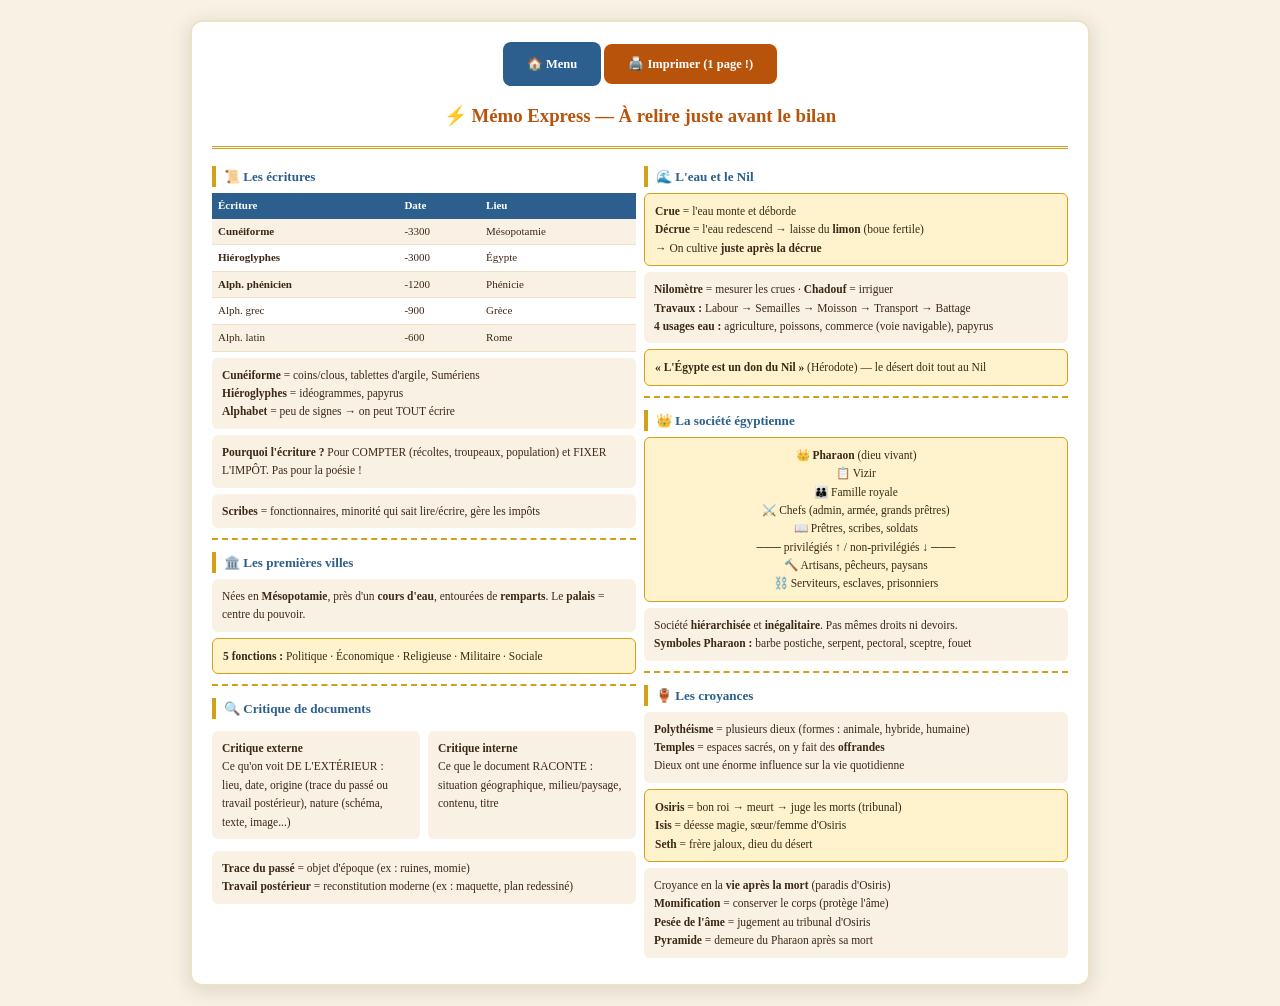
<file: histoire-antiquite/memo_express.html>
<!DOCTYPE html>
<html lang="fr">
<head>
<meta charset="UTF-8">
<meta name="viewport" content="width=device-width, initial-scale=1.0">
<title>Mémo Express - Juste avant le bilan !</title>
<link rel="stylesheet" href="style.css">
<style>
  body { font-size: 12.5px; }
  .container { padding: 20px; }
  h1 { font-size: 1.5em; margin-bottom: 5px; }
  h2 { font-size: 1.05em; margin-top: 12px; margin-bottom: 6px; padding-left: 8px; border-left-width: 4px; }
  table { font-size: 0.88em; margin: 6px 0; }
  th, td { padding: 4px 6px; }
  p, li { margin-bottom: 3px; font-size: 0.92em; }
  .toolbar { text-align: center; margin-bottom: 15px; }
  .box { background: var(--papyrus); padding: 8px 10px; border-radius: 6px; margin: 6px 0; font-size: 0.92em; }
  .box-important { background: #fff3cd; border: 1px solid var(--or); padding: 8px 10px; border-radius: 6px; margin: 6px 0; font-size: 0.92em; }
  .deux-col { display: grid; grid-template-columns: 1fr 1fr; gap: 8px; }
  .separator { border: none; border-top: 2px dashed var(--or); margin: 10px 0; }
  ul { margin-left: 16px; }
  @media print {
    body { font-size: 11px; }
    .container { padding: 10px; }
  }
</style>
</head>
<body>
<div class="container">

  <div class="toolbar no-print">
    <a href="index.html" class="btn btn-bleu">🏠 Menu</a>
    <button class="btn" onclick="window.print()">🖨️ Imprimer (1 page !)</button>
  </div>

  <h1>⚡ Mémo Express — À relire juste avant le bilan</h1>

  <div class="deux-col">
    <div>
      <h2>📜 Les écritures</h2>
      <table>
        <tr><th>Écriture</th><th>Date</th><th>Lieu</th></tr>
        <tr><td><strong>Cunéiforme</strong></td><td>-3300</td><td>Mésopotamie</td></tr>
        <tr><td><strong>Hiéroglyphes</strong></td><td>-3000</td><td>Égypte</td></tr>
        <tr><td><strong>Alph. phénicien</strong></td><td>-1200</td><td>Phénicie</td></tr>
        <tr><td>Alph. grec</td><td>-900</td><td>Grèce</td></tr>
        <tr><td>Alph. latin</td><td>-600</td><td>Rome</td></tr>
      </table>
      <div class="box">
        <strong>Cunéiforme</strong> = coins/clous, tablettes d'argile, Sumériens<br>
        <strong>Hiéroglyphes</strong> = idéogrammes, papyrus<br>
        <strong>Alphabet</strong> = peu de signes → on peut TOUT écrire
      </div>
      <div class="box">
        <strong>Pourquoi l'écriture ?</strong> Pour COMPTER (récoltes, troupeaux, population) et FIXER L'IMPÔT. Pas pour la poésie !
      </div>
      <div class="box">
        <strong>Scribes</strong> = fonctionnaires, minorité qui sait lire/écrire, gère les impôts
      </div>

      <hr class="separator">

      <h2>🏛️ Les premières villes</h2>
      <div class="box">
        Nées en <strong>Mésopotamie</strong>, près d'un <strong>cours d'eau</strong>, entourées de <strong>remparts</strong>. Le <strong>palais</strong> = centre du pouvoir.
      </div>
      <div class="box-important">
        <strong>5 fonctions :</strong> Politique · Économique · Religieuse · Militaire · Sociale
      </div>

      <hr class="separator">

      <h2>🔍 Critique de documents</h2>
      <div class="deux-col">
        <div class="box">
          <strong>Critique externe</strong><br>
          Ce qu'on voit DE L'EXTÉRIEUR :<br>
          lieu, date, origine (trace du passé ou travail postérieur), nature (schéma, texte, image...)
        </div>
        <div class="box">
          <strong>Critique interne</strong><br>
          Ce que le document RACONTE :<br>
          situation géographique, milieu/paysage, contenu, titre
        </div>
      </div>
      <div class="box">
        <strong>Trace du passé</strong> = objet d'époque (ex : ruines, momie)<br>
        <strong>Travail postérieur</strong> = reconstitution moderne (ex : maquette, plan redessiné)
      </div>
    </div>

    <div>
      <h2>🌊 L'eau et le Nil</h2>
      <div class="box-important">
        <strong>Crue</strong> = l'eau monte et déborde<br>
        <strong>Décrue</strong> = l'eau redescend → laisse du <strong>limon</strong> (boue fertile)<br>
        → On cultive <strong>juste après la décrue</strong>
      </div>
      <div class="box">
        <strong>Nilomètre</strong> = mesurer les crues · <strong>Chadouf</strong> = irriguer<br>
        <strong>Travaux :</strong> Labour → Semailles → Moisson → Transport → Battage<br>
        <strong>4 usages eau :</strong> agriculture, poissons, commerce (voie navigable), papyrus
      </div>
      <div class="box-important">
        <strong>« L'Égypte est un don du Nil »</strong> (Hérodote) — le désert doit tout au Nil
      </div>

      <hr class="separator">

      <h2>👑 La société égyptienne</h2>
      <div class="box-important" style="text-align: center; line-height: 1.6;">
        👑 <strong>Pharaon</strong> (dieu vivant)<br>
        📋 Vizir<br>
        👪 Famille royale<br>
        ⚔️ Chefs (admin, armée, grands prêtres)<br>
        📖 Prêtres, scribes, soldats<br>
        ─── privilégiés ↑ / non-privilégiés ↓ ───<br>
        🔨 Artisans, pêcheurs, paysans<br>
        ⛓️ Serviteurs, esclaves, prisonniers
      </div>
      <div class="box">
        Société <strong>hiérarchisée</strong> et <strong>inégalitaire</strong>. Pas mêmes droits ni devoirs.<br>
        <strong>Symboles Pharaon :</strong> barbe postiche, serpent, pectoral, sceptre, fouet
      </div>

      <hr class="separator">

      <h2>🏺 Les croyances</h2>
      <div class="box">
        <strong>Polythéisme</strong> = plusieurs dieux (formes : animale, hybride, humaine)<br>
        <strong>Temples</strong> = espaces sacrés, on y fait des <strong>offrandes</strong><br>
        Dieux ont une énorme influence sur la vie quotidienne
      </div>
      <div class="box-important">
        <strong>Osiris</strong> = bon roi → meurt → juge les morts (tribunal)<br>
        <strong>Isis</strong> = déesse magie, sœur/femme d'Osiris<br>
        <strong>Seth</strong> = frère jaloux, dieu du désert
      </div>
      <div class="box">
        Croyance en la <strong>vie après la mort</strong> (paradis d'Osiris)<br>
        <strong>Momification</strong> = conserver le corps (protège l'âme)<br>
        <strong>Pesée de l'âme</strong> = jugement au tribunal d'Osiris<br>
        <strong>Pyramide</strong> = demeure du Pharaon après sa mort
      </div>
    </div>
  </div>

</div>
</body>
</html>
</file>
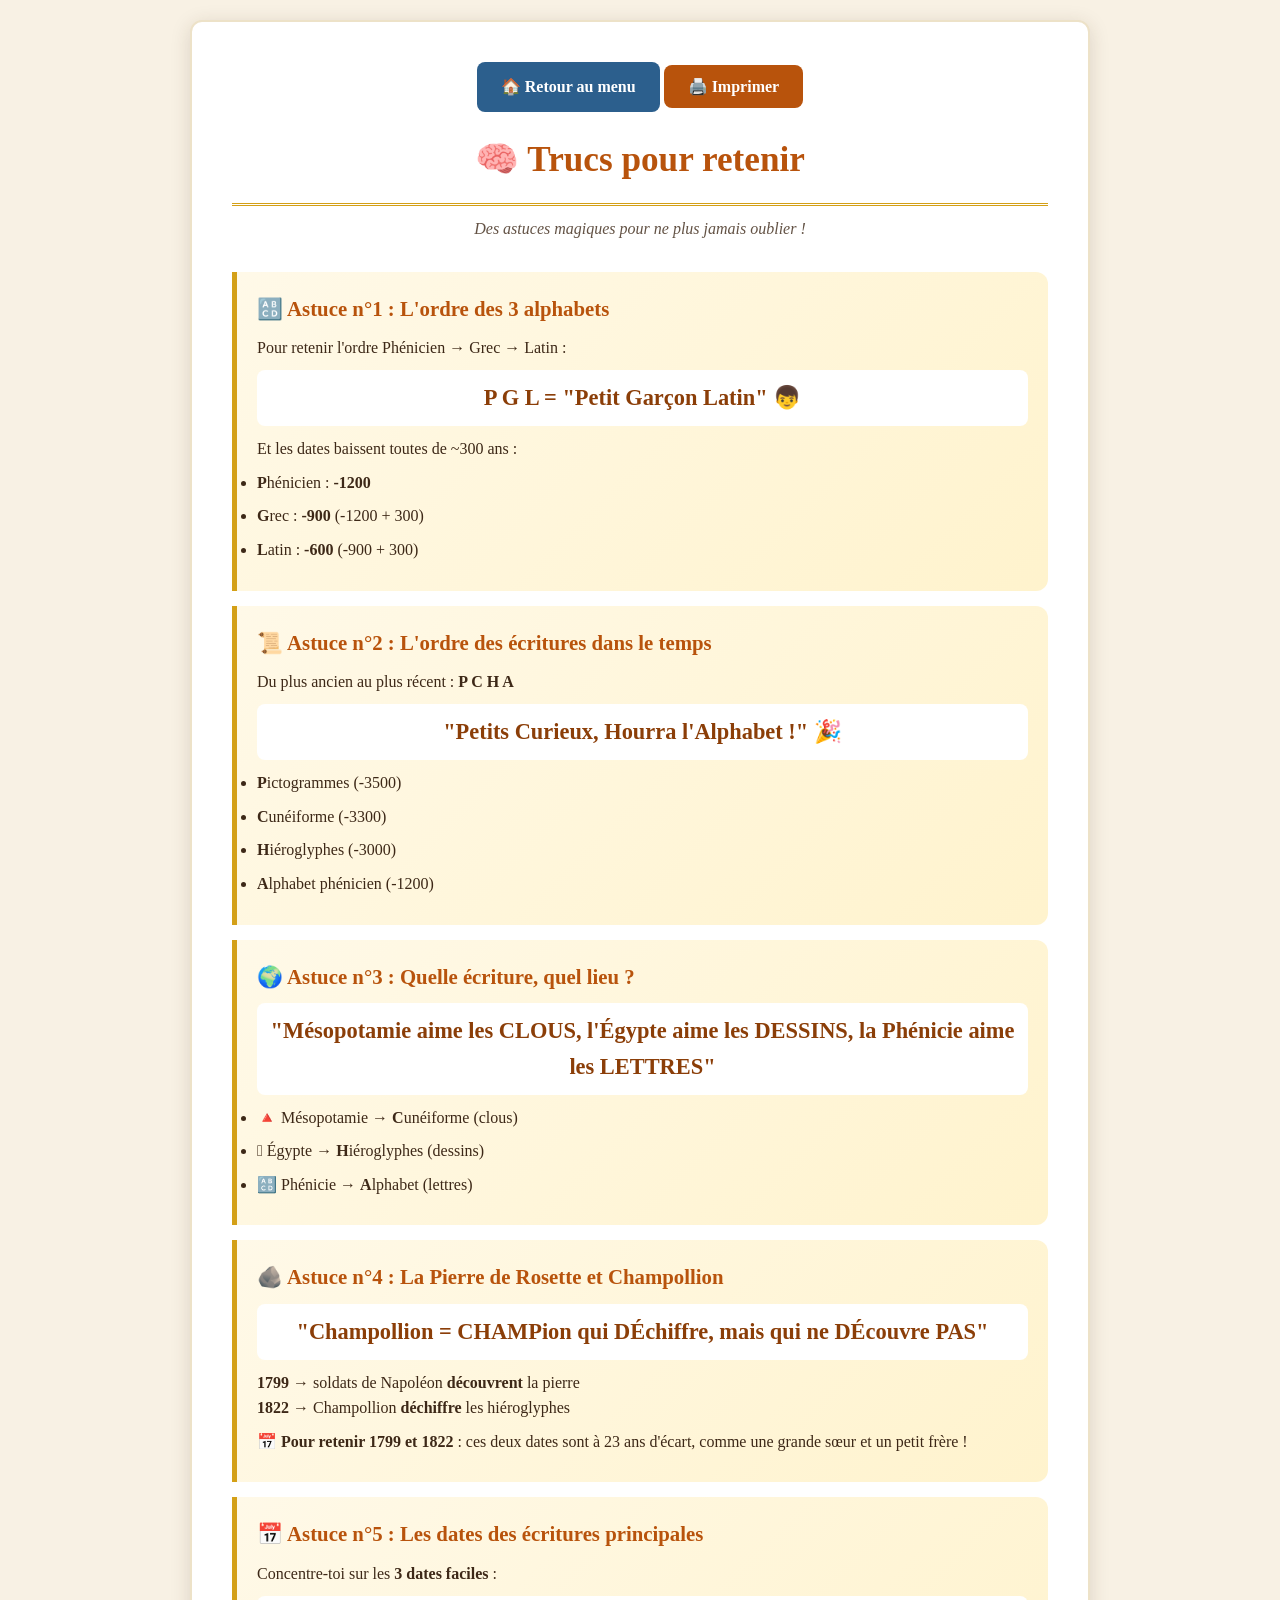
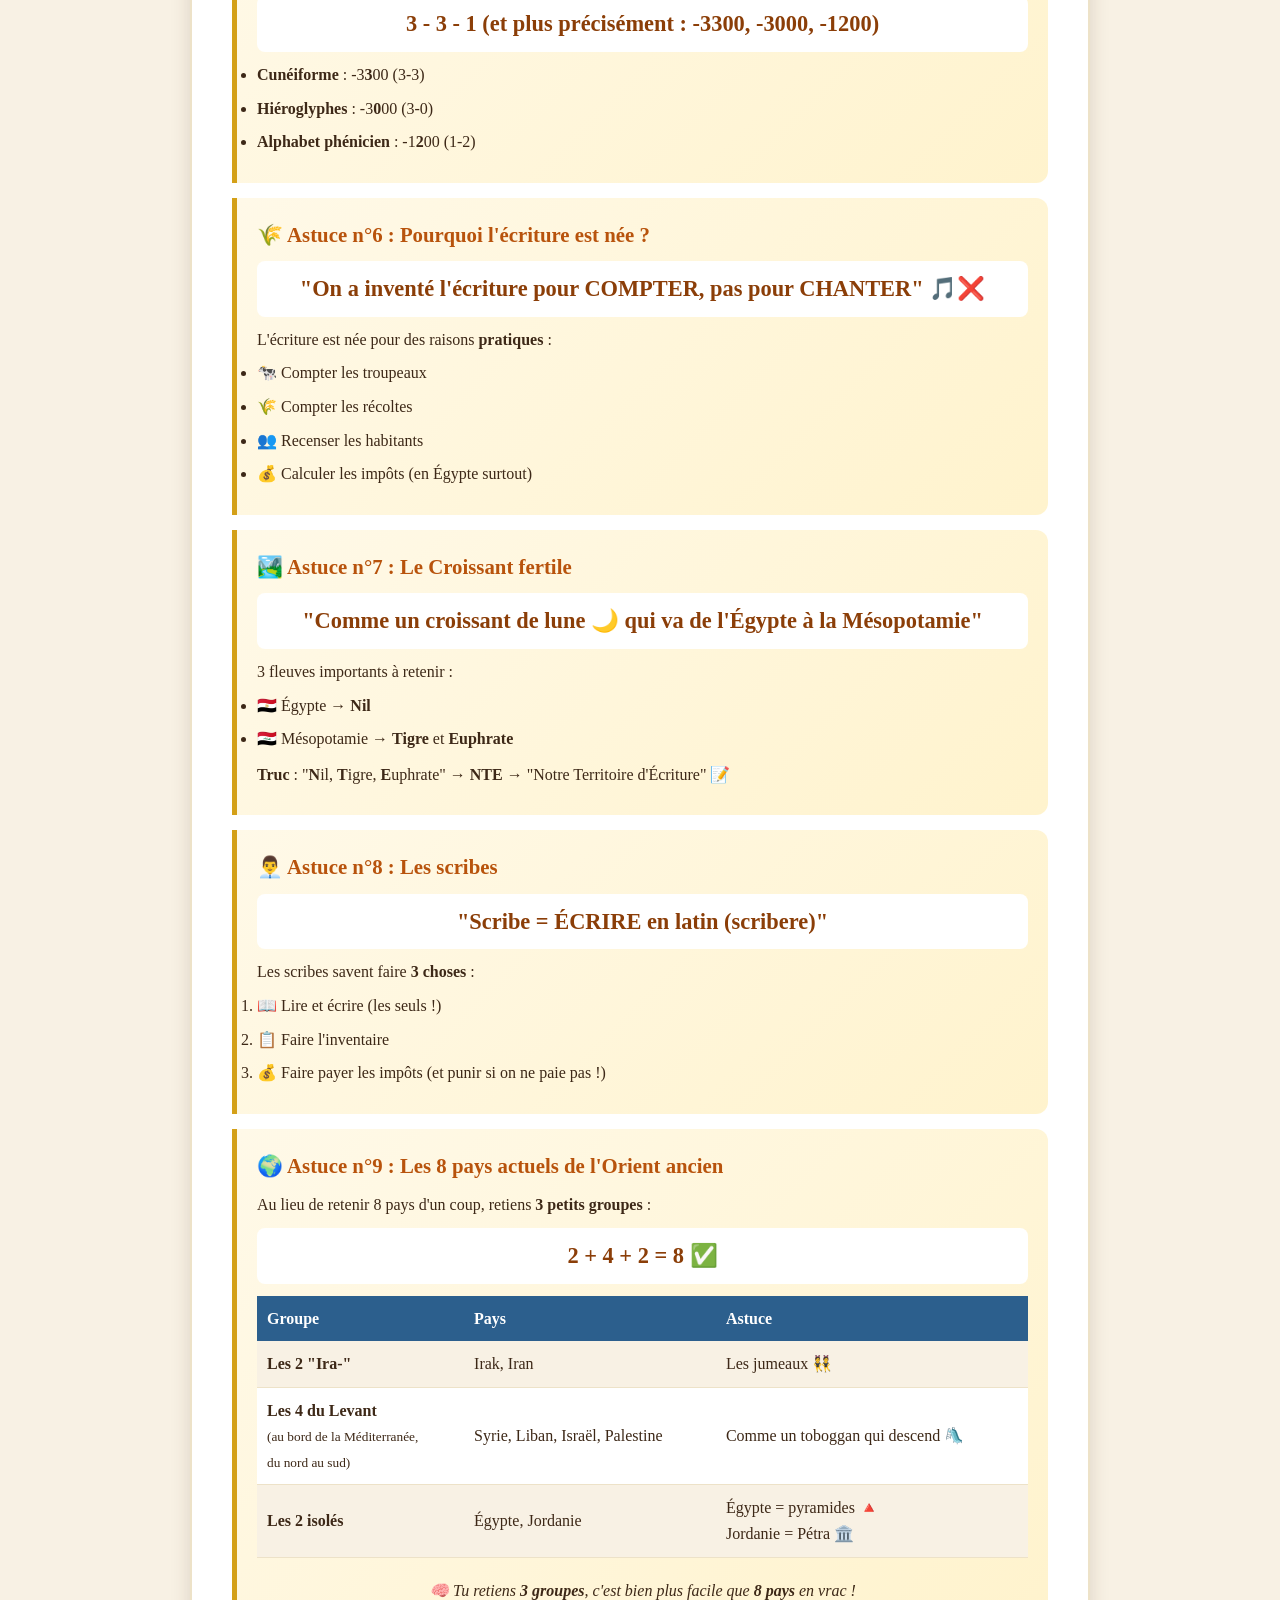
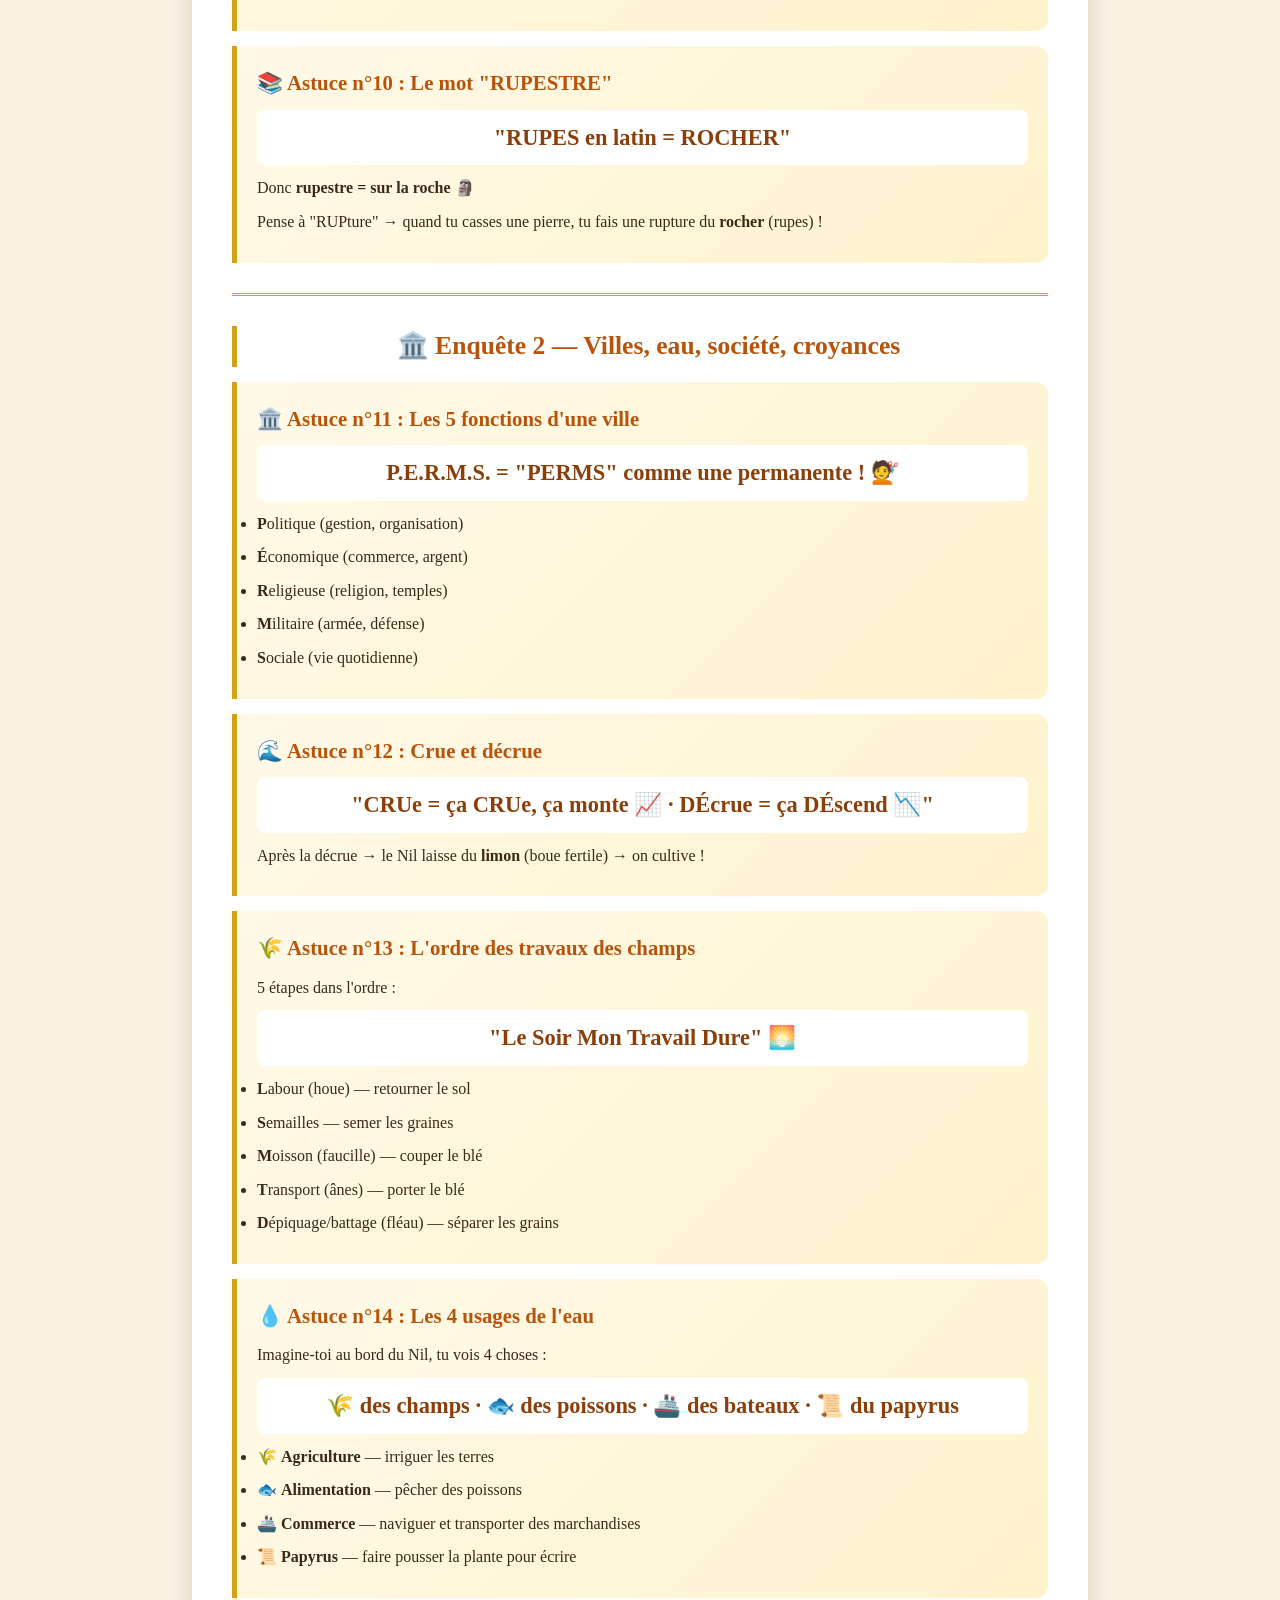
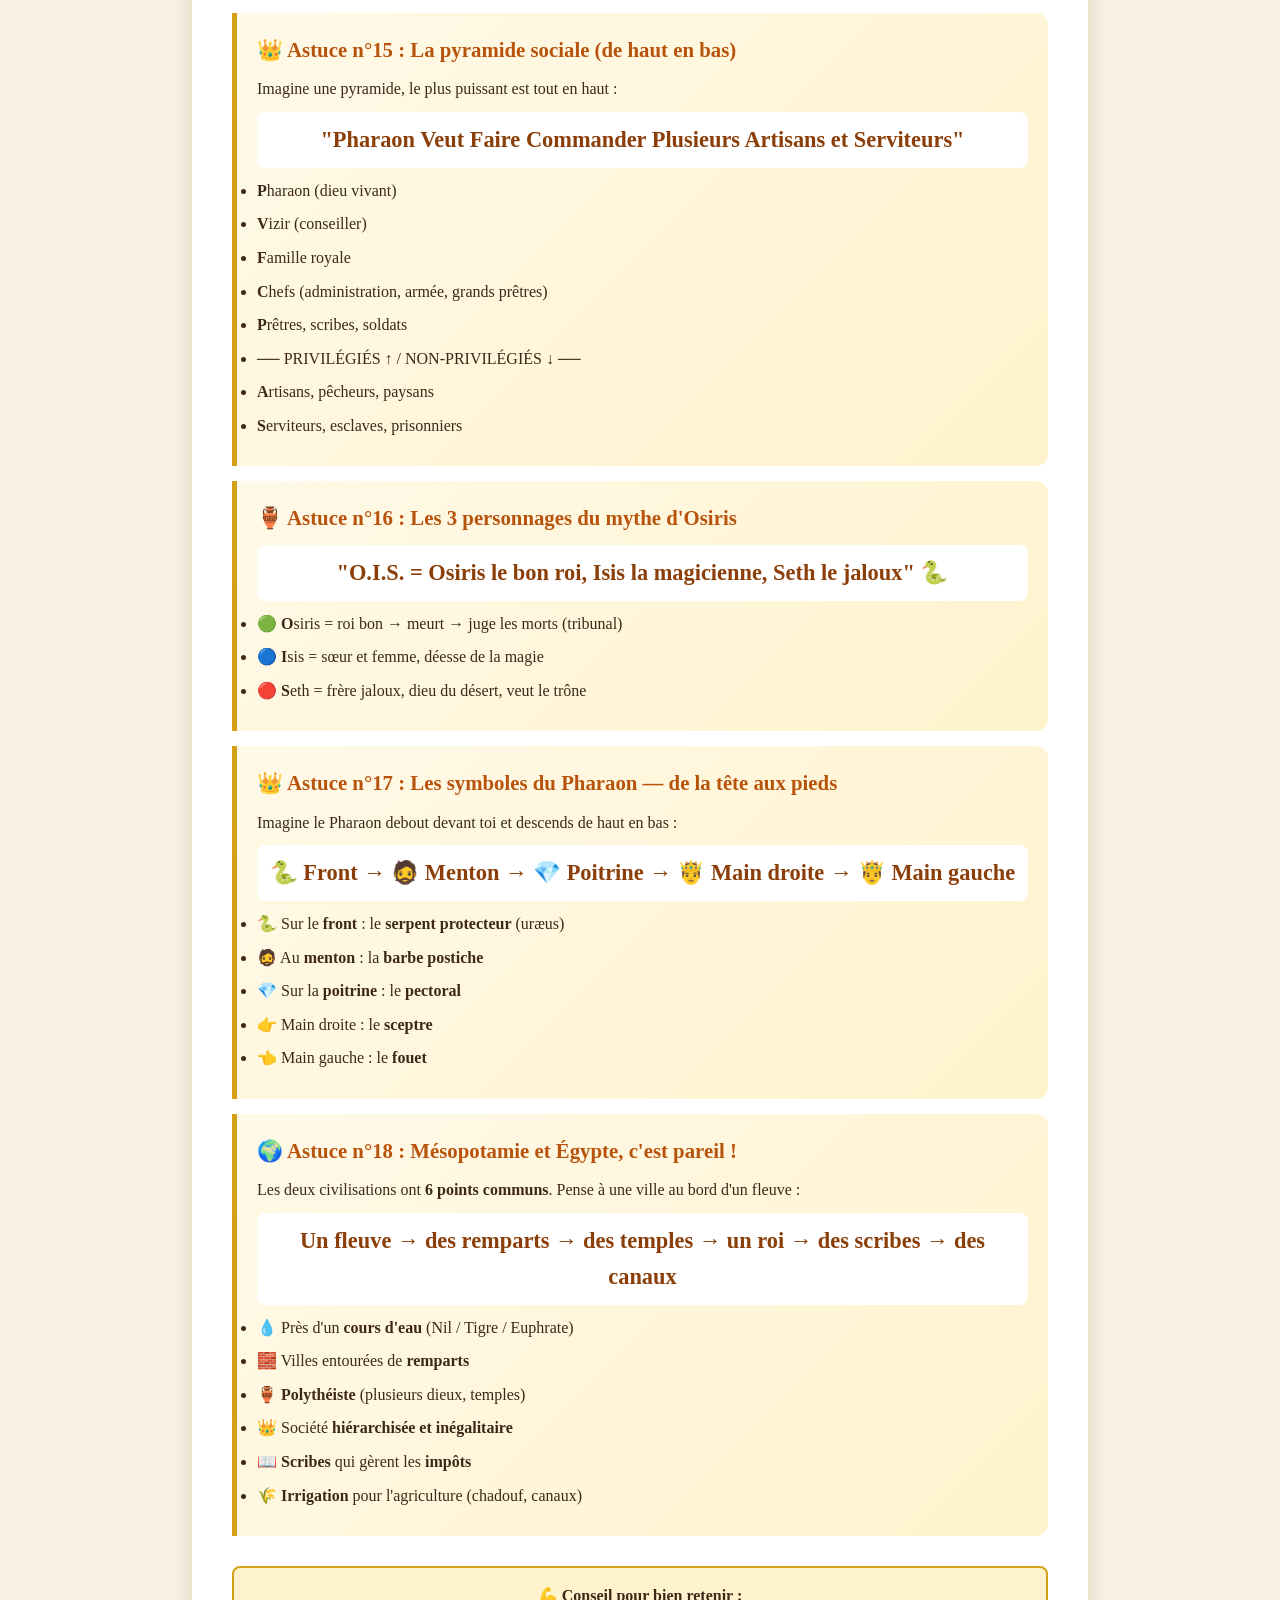
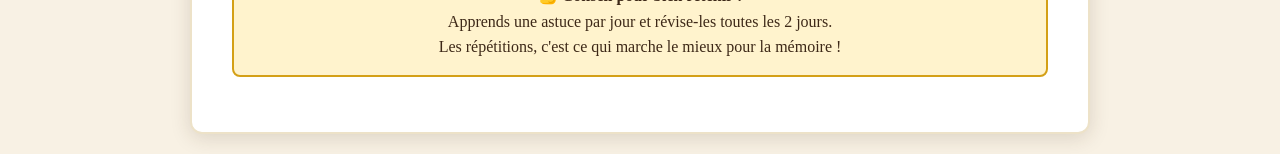
<file: histoire-antiquite/mnemo.html>
<!DOCTYPE html>
<html lang="fr">
<head>
<meta charset="UTF-8">
<meta name="viewport" content="width=device-width, initial-scale=1.0">
<title>Trucs pour retenir - Histoire Antiquité</title>
<link rel="stylesheet" href="style.css">
<style>
  .astuce {
    background: linear-gradient(135deg, #fff9e8 0%, #fff3cd 100%);
    border-left: 5px solid var(--or);
    padding: 20px;
    margin: 15px 0;
    border-radius: 0 12px 12px 0;
  }
  .astuce h3 { color: var(--terre); margin-top: 0; }
  .truc { font-size: 1.4em; font-weight: bold; color: var(--terre-fonce); text-align: center; padding: 10px; background: white; border-radius: 8px; margin: 10px 0; }
  .toolbar { text-align: center; margin-bottom: 20px; }
</style>
</head>
<body>
<div class="container">

  <div class="toolbar no-print">
    <a href="index.html" class="btn btn-bleu">🏠 Retour au menu</a>
    <button class="btn" onclick="window.print()">🖨️ Imprimer</button>
  </div>

  <h1>🧠 Trucs pour retenir</h1>
  <p class="subtitle">Des astuces magiques pour ne plus jamais oublier !</p>

  <div class="astuce">
    <h3>🔠 Astuce n°1 : L'ordre des 3 alphabets</h3>
    <p>Pour retenir l'ordre Phénicien → Grec → Latin :</p>
    <div class="truc">P G L = "Petit Garçon Latin" 👦</div>
    <p>Et les dates baissent toutes de ~300 ans :</p>
    <ul>
      <li><strong>P</strong>hénicien : <strong>-1200</strong></li>
      <li><strong>G</strong>rec : <strong>-900</strong> (-1200 + 300)</li>
      <li><strong>L</strong>atin : <strong>-600</strong> (-900 + 300)</li>
    </ul>
  </div>

  <div class="astuce">
    <h3>📜 Astuce n°2 : L'ordre des écritures dans le temps</h3>
    <p>Du plus ancien au plus récent : <strong>P C H A</strong></p>
    <div class="truc">"Petits Curieux, Hourra l'Alphabet !" 🎉</div>
    <ul>
      <li><strong>P</strong>ictogrammes (-3500)</li>
      <li><strong>C</strong>unéiforme (-3300)</li>
      <li><strong>H</strong>iéroglyphes (-3000)</li>
      <li><strong>A</strong>lphabet phénicien (-1200)</li>
    </ul>
  </div>

  <div class="astuce">
    <h3>🌍 Astuce n°3 : Quelle écriture, quel lieu ?</h3>
    <div class="truc">"Mésopotamie aime les CLOUS, l'Égypte aime les DESSINS, la Phénicie aime les LETTRES"</div>
    <ul>
      <li>🔺 Mésopotamie → <strong>C</strong>unéiforme (clous)</li>
      <li>𓂀 Égypte → <strong>H</strong>iéroglyphes (dessins)</li>
      <li>🔠 Phénicie → <strong>A</strong>lphabet (lettres)</li>
    </ul>
  </div>

  <div class="astuce">
    <h3>🪨 Astuce n°4 : La Pierre de Rosette et Champollion</h3>
    <div class="truc">"Champollion = CHAMPion qui DÉchiffre, mais qui ne DÉcouvre PAS"</div>
    <p><strong>1799</strong> → soldats de Napoléon <strong>découvrent</strong> la pierre<br>
    <strong>1822</strong> → Champollion <strong>déchiffre</strong> les hiéroglyphes</p>
    <p>📅 <strong>Pour retenir 1799 et 1822</strong> : ces deux dates sont à 23 ans d'écart, comme une grande sœur et un petit frère !</p>
  </div>

  <div class="astuce">
    <h3>📅 Astuce n°5 : Les dates des écritures principales</h3>
    <p>Concentre-toi sur les <strong>3 dates faciles</strong> :</p>
    <div class="truc">3 - 3 - 1 (et plus précisément : -3300, -3000, -1200)</div>
    <ul>
      <li><strong>Cunéiforme</strong> : -3<strong>3</strong>00 (3-3)</li>
      <li><strong>Hiéroglyphes</strong> : -3<strong>0</strong>00 (3-0)</li>
      <li><strong>Alphabet phénicien</strong> : -1<strong>2</strong>00 (1-2)</li>
    </ul>
  </div>

  <div class="astuce">
    <h3>🌾 Astuce n°6 : Pourquoi l'écriture est née ?</h3>
    <div class="truc">"On a inventé l'écriture pour COMPTER, pas pour CHANTER" 🎵❌</div>
    <p>L'écriture est née pour des raisons <strong>pratiques</strong> :</p>
    <ul>
      <li>🐄 Compter les troupeaux</li>
      <li>🌾 Compter les récoltes</li>
      <li>👥 Recenser les habitants</li>
      <li>💰 Calculer les impôts (en Égypte surtout)</li>
    </ul>
  </div>

  <div class="astuce">
    <h3>🏞️ Astuce n°7 : Le Croissant fertile</h3>
    <div class="truc">"Comme un croissant de lune 🌙 qui va de l'Égypte à la Mésopotamie"</div>
    <p>3 fleuves importants à retenir :</p>
    <ul>
      <li>🇪🇬 Égypte → <strong>Nil</strong></li>
      <li>🇮🇶 Mésopotamie → <strong>Tigre</strong> et <strong>Euphrate</strong></li>
    </ul>
    <p style="margin-top: 10px;"><strong>Truc</strong> : "<strong>N</strong>il, <strong>T</strong>igre, <strong>E</strong>uphrate" → <strong>NTE</strong> → "Notre Territoire d'Écriture" 📝</p>
  </div>

  <div class="astuce">
    <h3>👨‍💼 Astuce n°8 : Les scribes</h3>
    <div class="truc">"Scribe = ÉCRIRE en latin (scribere)"</div>
    <p>Les scribes savent faire <strong>3 choses</strong> :</p>
    <ol>
      <li>📖 Lire et écrire (les seuls !)</li>
      <li>📋 Faire l'inventaire</li>
      <li>💰 Faire payer les impôts (et punir si on ne paie pas !)</li>
    </ol>
  </div>

  <div class="astuce">
    <h3>🌍 Astuce n°9 : Les 8 pays actuels de l'Orient ancien</h3>
    <p>Au lieu de retenir 8 pays d'un coup, retiens <strong>3 petits groupes</strong> :</p>
    <div class="truc">2 + 4 + 2 = 8 ✅</div>

    <table style="margin-top: 12px;">
      <tr>
        <th>Groupe</th>
        <th>Pays</th>
        <th>Astuce</th>
      </tr>
      <tr>
        <td><strong>Les 2 "Ira-"</strong></td>
        <td>Irak, Iran</td>
        <td>Les jumeaux 👯</td>
      </tr>
      <tr>
        <td><strong>Les 4 du Levant</strong><br><small>(au bord de la Méditerranée,<br>du nord au sud)</small></td>
        <td>Syrie, Liban, Israël, Palestine</td>
        <td>Comme un toboggan qui descend 🛝</td>
      </tr>
      <tr>
        <td><strong>Les 2 isolés</strong></td>
        <td>Égypte, Jordanie</td>
        <td>Égypte = pyramides 🔺<br>Jordanie = Pétra 🏛️</td>
      </tr>
    </table>

    <p style="margin-top: 10px; text-align: center;"><em>🧠 Tu retiens <strong>3 groupes</strong>, c'est bien plus facile que <strong>8 pays</strong> en vrac !</em></p>
  </div>

  <div class="astuce">
    <h3>📚 Astuce n°10 : Le mot "RUPESTRE"</h3>
    <div class="truc">"RUPES en latin = ROCHER"</div>
    <p>Donc <strong>rupestre = sur la roche</strong> 🗿</p>
    <p>Pense à "RUPture" → quand tu casses une pierre, tu fais une rupture du <strong>rocher</strong> (rupes) !</p>
  </div>

  <hr style="border: none; border-top: 3px double var(--or); margin: 30px 0;">
  <h2 style="text-align: center; color: var(--terre);">🏛️ Enquête 2 — Villes, eau, société, croyances</h2>

  <div class="astuce">
    <h3>🏛️ Astuce n°11 : Les 5 fonctions d'une ville</h3>
    <div class="truc">P.E.R.M.S. = "PERMS" comme une permanente ! 💇</div>
    <ul>
      <li><strong>P</strong>olitique (gestion, organisation)</li>
      <li><strong>É</strong>conomique (commerce, argent)</li>
      <li><strong>R</strong>eligieuse (religion, temples)</li>
      <li><strong>M</strong>ilitaire (armée, défense)</li>
      <li><strong>S</strong>ociale (vie quotidienne)</li>
    </ul>
  </div>

  <div class="astuce">
    <h3>🌊 Astuce n°12 : Crue et décrue</h3>
    <div class="truc">"CRUe = ça CRUe, ça monte 📈 · DÉcrue = ça DÉscend 📉"</div>
    <p>Après la décrue → le Nil laisse du <strong>limon</strong> (boue fertile) → on cultive !</p>
  </div>

  <div class="astuce">
    <h3>🌾 Astuce n°13 : L'ordre des travaux des champs</h3>
    <p>5 étapes dans l'ordre :</p>
    <div class="truc">"Le Soir Mon Travail Dure" 🌅</div>
    <ul>
      <li><strong>L</strong>abour (houe) — retourner le sol</li>
      <li><strong>S</strong>emailles — semer les graines</li>
      <li><strong>M</strong>oisson (faucille) — couper le blé</li>
      <li><strong>T</strong>ransport (ânes) — porter le blé</li>
      <li><strong>D</strong>épiquage/battage (fléau) — séparer les grains</li>
    </ul>
  </div>

  <div class="astuce">
    <h3>💧 Astuce n°14 : Les 4 usages de l'eau</h3>
    <p>Imagine-toi au bord du Nil, tu vois 4 choses :</p>
    <div class="truc">🌾 des champs · 🐟 des poissons · 🚢 des bateaux · 📜 du papyrus</div>
    <ul>
      <li>🌾 <strong>Agriculture</strong> — irriguer les terres</li>
      <li>🐟 <strong>Alimentation</strong> — pêcher des poissons</li>
      <li>🚢 <strong>Commerce</strong> — naviguer et transporter des marchandises</li>
      <li>📜 <strong>Papyrus</strong> — faire pousser la plante pour écrire</li>
    </ul>
  </div>

  <div class="astuce">
    <h3>👑 Astuce n°15 : La pyramide sociale (de haut en bas)</h3>
    <p>Imagine une pyramide, le plus puissant est tout en haut :</p>
    <div class="truc">"Pharaon Veut Faire Commander Plusieurs Artisans et Serviteurs"</div>
    <ul>
      <li><strong>P</strong>haraon (dieu vivant)</li>
      <li><strong>V</strong>izir (conseiller)</li>
      <li><strong>F</strong>amille royale</li>
      <li><strong>C</strong>hefs (administration, armée, grands prêtres)</li>
      <li><strong>P</strong>rêtres, scribes, soldats</li>
      <li>── PRIVILÉGIÉS ↑ / NON-PRIVILÉGIÉS ↓ ──</li>
      <li><strong>A</strong>rtisans, pêcheurs, paysans</li>
      <li><strong>S</strong>erviteurs, esclaves, prisonniers</li>
    </ul>
  </div>

  <div class="astuce">
    <h3>🏺 Astuce n°16 : Les 3 personnages du mythe d'Osiris</h3>
    <div class="truc">"O.I.S. = Osiris le bon roi, Isis la magicienne, Seth le jaloux" 🐍</div>
    <ul>
      <li>🟢 <strong>O</strong>siris = roi bon → meurt → juge les morts (tribunal)</li>
      <li>🔵 <strong>I</strong>sis = sœur et femme, déesse de la magie</li>
      <li>🔴 <strong>S</strong>eth = frère jaloux, dieu du désert, veut le trône</li>
    </ul>
  </div>

  <div class="astuce">
    <h3>👑 Astuce n°17 : Les symboles du Pharaon — de la tête aux pieds</h3>
    <p>Imagine le Pharaon debout devant toi et descends de haut en bas :</p>
    <div class="truc">🐍 Front → 🧔 Menton → 💎 Poitrine → 🤴 Main droite → 🤴 Main gauche</div>
    <ul>
      <li>🐍 Sur le <strong>front</strong> : le <strong>serpent protecteur</strong> (uræus)</li>
      <li>🧔 Au <strong>menton</strong> : la <strong>barbe postiche</strong></li>
      <li>💎 Sur la <strong>poitrine</strong> : le <strong>pectoral</strong></li>
      <li>👉 Main droite : le <strong>sceptre</strong></li>
      <li>👈 Main gauche : le <strong>fouet</strong></li>
    </ul>
  </div>

  <div class="astuce">
    <h3>🌍 Astuce n°18 : Mésopotamie et Égypte, c'est pareil !</h3>
    <p>Les deux civilisations ont <strong>6 points communs</strong>. Pense à une ville au bord d'un fleuve :</p>
    <div class="truc">Un fleuve → des remparts → des temples → un roi → des scribes → des canaux</div>
    <ul>
      <li>💧 Près d'un <strong>cours d'eau</strong> (Nil / Tigre / Euphrate)</li>
      <li>🧱 Villes entourées de <strong>remparts</strong></li>
      <li>🏺 <strong>Polythéiste</strong> (plusieurs dieux, temples)</li>
      <li>👑 Société <strong>hiérarchisée et inégalitaire</strong></li>
      <li>📖 <strong>Scribes</strong> qui gèrent les <strong>impôts</strong></li>
      <li>🌾 <strong>Irrigation</strong> pour l'agriculture (chadouf, canaux)</li>
    </ul>
  </div>

  <div class="important" style="margin-top: 30px; text-align: center;">
    💪 <strong>Conseil pour bien retenir :</strong><br>
    Apprends une astuce par jour et révise-les toutes les 2 jours.<br>
    Les répétitions, c'est ce qui marche le mieux pour la mémoire !
  </div>

</div>
</body>
</html>
</file>
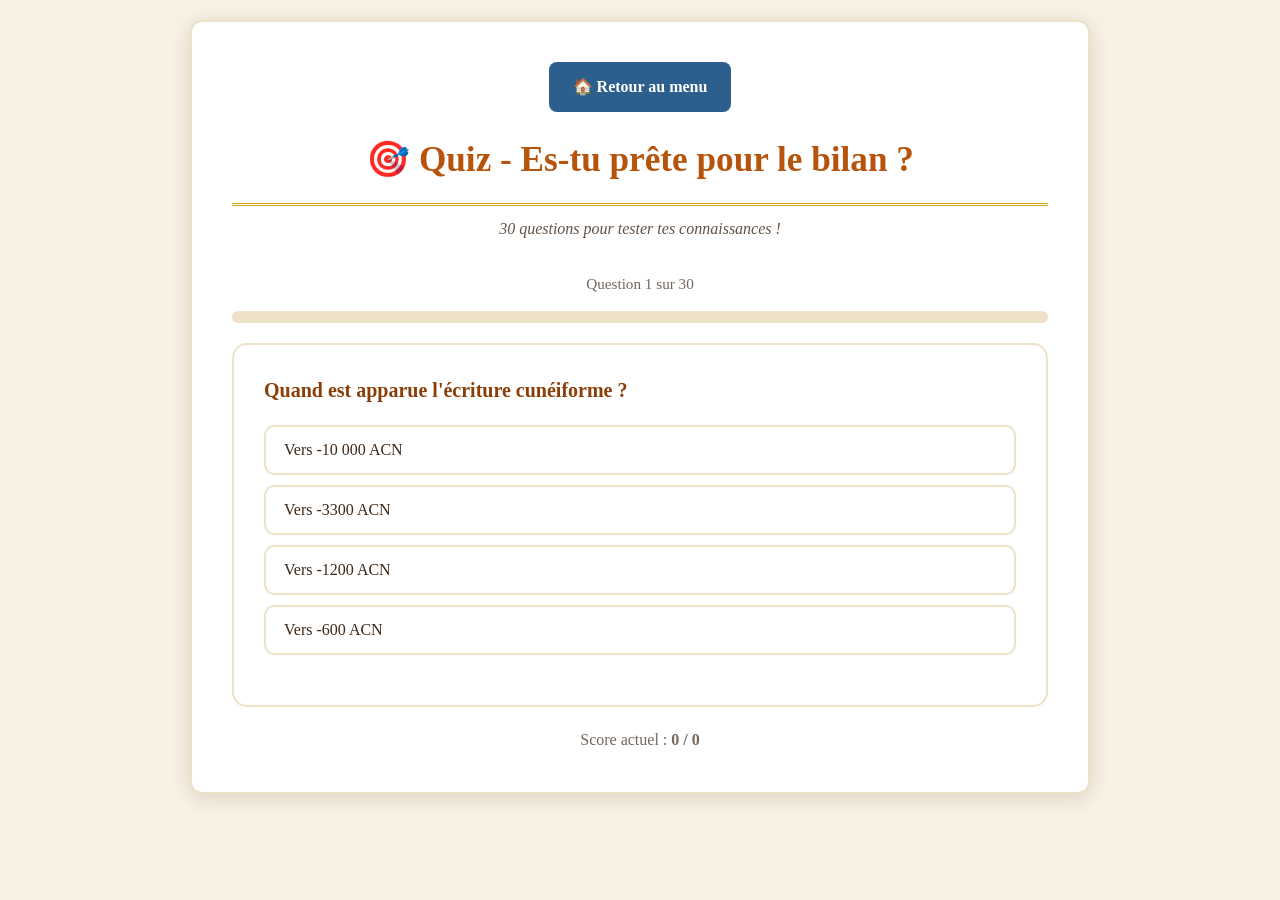
<file: histoire-antiquite/quiz.html>
<!DOCTYPE html>
<html lang="fr">
<head>
<meta charset="UTF-8">
<meta name="viewport" content="width=device-width, initial-scale=1.0">
<title>Quiz - Histoire Antiquité</title>
<link rel="stylesheet" href="style.css">
<style>
  .toolbar { text-align: center; margin-bottom: 20px; }

  .quiz-zone {
    background: white;
    border-radius: 15px;
    padding: 30px;
    margin: 20px 0;
    border: 2px solid var(--papyrus-fonce);
  }

  .compteur-quiz {
    text-align: center;
    font-size: 0.95em;
    color: var(--encre);
    opacity: 0.7;
    margin-bottom: 15px;
  }

  .progress-bar {
    height: 12px;
    background: var(--papyrus-fonce);
    border-radius: 6px;
    overflow: hidden;
    margin-bottom: 20px;
  }
  .progress-fill {
    height: 100%;
    background: linear-gradient(90deg, var(--oasis), var(--nil-clair));
    transition: width 0.4s;
  }

  .question-text {
    font-size: 1.25em;
    font-weight: bold;
    color: var(--terre-fonce);
    margin-bottom: 20px;
    line-height: 1.5;
  }

  .reponses {
    display: flex;
    flex-direction: column;
    gap: 10px;
  }

  .reponse-btn {
    background: white;
    border: 2px solid var(--papyrus-fonce);
    padding: 14px 18px;
    border-radius: 10px;
    cursor: pointer;
    font-family: inherit;
    font-size: 1em;
    text-align: left;
    transition: all 0.2s;
    color: var(--encre);
  }

  .reponse-btn:hover:not(:disabled) {
    border-color: var(--nil);
    background: var(--papyrus);
    transform: translateX(4px);
  }

  .reponse-btn.correct {
    background: #d4edda;
    border-color: var(--oasis);
    color: var(--oasis);
    font-weight: bold;
  }

  .reponse-btn.incorrect {
    background: #f8d7da;
    border-color: #c0392b;
    color: #c0392b;
  }

  .reponse-btn:disabled { cursor: default; }

  .explication {
    margin-top: 20px;
    padding: 15px;
    background: var(--papyrus);
    border-left: 5px solid var(--or);
    border-radius: 0 8px 8px 0;
    display: none;
  }
  .explication.visible { display: block; }
  .explication strong { color: var(--terre); }

  .actions-quiz {
    text-align: center;
    margin-top: 20px;
  }

  /* Résultats finaux */
  .resultat-final {
    text-align: center;
    padding: 30px;
  }
  .score-grand {
    font-size: 4em;
    font-weight: bold;
    color: var(--terre);
    margin: 20px 0;
  }
  .message-final {
    font-size: 1.3em;
    margin: 20px 0;
    line-height: 1.5;
  }
  .medaille { font-size: 5em; }

  .recap-erreurs {
    background: var(--papyrus);
    padding: 20px;
    border-radius: 10px;
    margin-top: 20px;
    text-align: left;
  }
  .recap-erreurs h3 { color: var(--terre); }
  .recap-erreur-item {
    background: white;
    padding: 12px;
    margin: 8px 0;
    border-radius: 8px;
    border-left: 4px solid #c0392b;
  }
</style>
</head>
<body>
<div class="container">

  <div class="toolbar no-print">
    <a href="index.html" class="btn btn-bleu">🏠 Retour au menu</a>
  </div>

  <h1>🎯 Quiz - Es-tu prête pour le bilan ?</h1>
  <p class="subtitle">30 questions pour tester tes connaissances !</p>

  <div id="quiz-container">

    <div class="compteur-quiz">
      Question <span id="numero">1</span> sur <span id="total">15</span>
    </div>

    <div class="progress-bar">
      <div class="progress-fill" id="progress" style="width: 0%"></div>
    </div>

    <div class="quiz-zone">
      <div class="question-text" id="question"></div>
      <div class="reponses" id="reponses"></div>
      <div class="explication" id="explication"></div>

      <div class="actions-quiz">
        <button class="btn btn-bleu" id="btn-suivant" onclick="questionSuivante()" style="display:none;">
          Question suivante →
        </button>
      </div>
    </div>

    <div style="text-align: center; color: var(--encre); opacity: 0.7;">
      Score actuel : <strong><span id="score">0</span> / <span id="nb-repondues">0</span></strong>
    </div>

  </div>

  <div id="resultat-container" style="display: none;"></div>

</div>

<script>
const questions = [
  {
    q: "Quand est apparue l'écriture cunéiforme ?",
    options: ["Vers -10 000 ACN", "Vers -3300 ACN", "Vers -1200 ACN", "Vers -600 ACN"],
    bonne: 1,
    expl: "L'écriture cunéiforme est apparue vers -3300 ACN en Mésopotamie. C'est la PREMIÈRE forme d'écriture !"
  },
  {
    q: "Dans quelle région a été inventée l'écriture cunéiforme ?",
    options: ["En Égypte", "En Phénicie", "En Mésopotamie", "En Grèce"],
    bonne: 2,
    expl: "L'écriture cunéiforme a été inventée par les Sumériens en Mésopotamie."
  },
  {
    q: "Quelle est la forme de l'écriture cunéiforme ?",
    options: ["Des dessins symboliques", "Des coins, pointes, clous", "Des lettres", "Des nombres"],
    bonne: 1,
    expl: "Cunéiforme = écriture en forme de coin, de pointe, de clou. Le mot vient du latin 'cuneus' qui veut dire... coin !"
  },
  {
    q: "Que veut dire le mot 'rupestre' ?",
    options: ["En couleur", "Sur la roche", "Très ancien", "Préhistorique"],
    bonne: 1,
    expl: "Rupestre vient du latin 'rupes' qui signifie 'rocher'. Donc une peinture rupestre = sur la roche (paroi de grotte)."
  },
  {
    q: "Que signifie 'ACN' ?",
    options: ["Avant Christ Né", "Ante Christum Natum (= avant Jésus-Christ)", "Après Christ Né", "Année du Christ"],
    bonne: 1,
    expl: "ACN = Ante Christum Natum, c'est du latin pour 'avant Jésus-Christ'. Ça nous indique qu'on parle d'avant l'an 0."
  },
  {
    q: "Qui a déchiffré les hiéroglyphes ?",
    options: ["Napoléon", "Champollion", "Les Sumériens", "Jules César"],
    bonne: 1,
    expl: "Jean-François CHAMPOLLION a déchiffré les hiéroglyphes en 1822 grâce à la Pierre de Rosette. ATTENTION : il ne l'a pas découverte, il l'a déchiffrée !"
  },
  {
    q: "Quel instrument sert à IRRIGUER les terres en Égypte antique ?",
    options: ["Le nilomètre", "Le chadouf", "Le fléau", "La faucille"],
    bonne: 1,
    expl: "Le CHADOUF est l'instrument d'irrigation (un balancier avec un seau pour puiser l'eau). Le nilomètre sert à MESURER les crues, pas à irriguer !"
  },
  {
    q: "Quel est le plus grand avantage de l'alphabet ?",
    options: ["Il est très beau à dessiner", "Avec peu de signes, on peut tout écrire", "Il est utilisé seulement en Égypte", "Il était écrit sur des tablettes d'argile"],
    bonne: 1,
    expl: "Avec un nombre limité de signes (~22 lettres pour le phénicien), on peut écrire TOUS les mots d'une langue. C'est une vraie révolution !"
  },
  {
    q: "Quel ordre chronologique est CORRECT ?",
    options: [
      "Hiéroglyphes → Cunéiforme → Alphabet phénicien",
      "Alphabet phénicien → Hiéroglyphes → Cunéiforme",
      "Cunéiforme → Hiéroglyphes → Alphabet phénicien",
      "Cunéiforme → Alphabet phénicien → Hiéroglyphes"
    ],
    bonne: 2,
    expl: "Cunéiforme (-3300) → Hiéroglyphes (-3000) → Alphabet phénicien (-1200). Du plus ancien au plus récent !"
  },
  {
    q: "Pour quelle raison principale l'écriture est-elle apparue ?",
    options: [
      "Pour écrire de la poésie",
      "Pour raconter l'histoire des rois",
      "Pour gérer les comptes (troupeaux, récoltes, impôts)",
      "Pour décorer les murs des temples"
    ],
    bonne: 2,
    expl: "L'écriture est née pour des raisons PRATIQUES : compter les récoltes, les troupeaux, recenser la population, gérer les impôts. Pas pour la poésie !"
  },
  {
    q: "Qui étaient les scribes ?",
    options: [
      "Des soldats du pharaon",
      "Des fonctionnaires qui savaient lire et écrire, et géraient les impôts",
      "Des paysans très pauvres",
      "Des prêtres seulement"
    ],
    bonne: 1,
    expl: "Les scribes étaient une minorité de fonctionnaires qui savaient lire et écrire. Ils s'occupaient des impôts et pouvaient sanctionner."
  },
  {
    q: "Qu'est-ce que le croissant fertile ?",
    options: [
      "Une pâtisserie de l'Antiquité",
      "Une zone fertile en forme de croissant, de l'Égypte à la Mésopotamie",
      "Une région en Grèce",
      "Un type d'écriture"
    ],
    bonne: 1,
    expl: "Le croissant fertile est une zone fertile en forme de croissant de lune, qui va de l'Égypte (vallée du Nil) à la Mésopotamie (vallée du Tigre et de l'Euphrate)."
  },
  {
    q: "Sur quel support écrivait-on en Mésopotamie ?",
    options: ["Le papyrus", "La tablette d'argile", "Le parchemin", "Le papier"],
    bonne: 1,
    expl: "En Mésopotamie, on écrivait avec un roseau (calame) sur des tablettes d'argile humide qu'on faisait ensuite sécher."
  },
  {
    q: "Quels sont les 3 fleuves importants à connaître ?",
    options: [
      "La Seine, la Loire, le Rhône",
      "Le Nil, l'Amazone, le Mississippi",
      "Le Nil, le Tigre, l'Euphrate",
      "Le Nil, le Danube, le Tibre"
    ],
    bonne: 2,
    expl: "Le Nil (Égypte), le Tigre et l'Euphrate (Mésopotamie). Ces 3 fleuves ont permis l'agriculture et donc l'apparition des premières civilisations !"
  },
  {
    q: "Quelle invention marque le passage de la Préhistoire à l'Histoire ?",
    options: [
      "Le feu",
      "L'agriculture",
      "L'écriture",
      "La roue"
    ],
    bonne: 2,
    expl: "C'est l'invention de l'ÉCRITURE (~-3300 ACN) qui marque la fin de la Préhistoire et le début de l'Histoire. Avant : on devine grâce aux dessins. Après : on lit !"
  },
  // === ENQUÊTE 2 ===
  {
    q: "Où sont nées les premières villes de l'humanité ?",
    options: ["En Égypte", "En Grèce", "En Mésopotamie", "En Phénicie"],
    bonne: 2,
    expl: "Les premières villes sont nées en Mésopotamie, à proximité d'un cours d'eau (Tigre et Euphrate), en situation stratégique."
  },
  {
    q: "Quelle fonction n'est PAS une des 5 fonctions d'une ville ?",
    options: ["Politique", "Artistique", "Militaire", "Religieuse"],
    bonne: 1,
    expl: "Les 5 fonctions sont : Politique, Économique, Religieuse, Militaire, Sociale. 'Artistique' n'en fait pas partie !"
  },
  {
    q: "D'où le roi dirige-t-il la ville ?",
    options: ["Du temple", "Du marché", "Du palais", "De la tour"],
    bonne: 2,
    expl: "C'est du PALAIS que le roi dirige la ville. Le palais est le centre du pouvoir politique."
  },
  {
    q: "Qu'est-ce qu'une crue ?",
    options: [
      "Le retrait des eaux d'un fleuve",
      "La montée des eaux d'un fleuve qui déborde",
      "Un instrument de mesure",
      "Un type de sol fertile"
    ],
    bonne: 1,
    expl: "Une crue = montée des eaux qui déborde et recouvre les terres. La décrue = le contraire, l'eau redescend."
  },
  {
    q: "Qu'est-ce que le limon ?",
    options: [
      "Une plante du Nil",
      "Un outil d'irrigation",
      "La boue fertile déposée par le Nil après la décrue",
      "Un type de papyrus"
    ],
    bonne: 2,
    expl: "Le limon est la boue fertile que le Nil dépose en se retirant. C'est grâce au limon que les terres sont fertiles et qu'on peut cultiver !"
  },
  {
    q: "Qu'est-ce qu'un chadouf ?",
    options: [
      "Un instrument pour mesurer les crues",
      "Un type de bateau",
      "Un instrument d'irrigation pour puiser l'eau",
      "Un outil pour battre le blé"
    ],
    bonne: 2,
    expl: "Le chadouf est un instrument d'irrigation — un long balancier avec un seau pour puiser l'eau et arroser les terres."
  },
  {
    q: "Qui a dit « L'Égypte est un don du Nil » ?",
    options: ["Champollion", "Hérodote", "Pharaon", "Osiris"],
    bonne: 1,
    expl: "HÉRODOTE, un historien grec qui a voyagé en Égypte. Cette phrase signifie que l'Égypte doit toutes ses richesses au Nil."
  },
  {
    q: "Quel est l'ordre CORRECT des travaux des champs ?",
    options: [
      "Semailles → Labour → Moisson → Battage → Transport",
      "Labour → Semailles → Moisson → Transport → Battage",
      "Moisson → Labour → Semailles → Transport → Battage",
      "Labour → Moisson → Semailles → Battage → Transport"
    ],
    bonne: 1,
    expl: "Labour (houe) → Semailles (à la main) → Moisson (faucille) → Transport (ânes) → Dépiquage/Battage (fléau)."
  },
  {
    q: "Lequel n'est PAS un usage de l'eau au Proche-Orient ?",
    options: ["Agriculture", "Fabrication de poterie", "Commerce par voie navigable", "Culture du papyrus"],
    bonne: 1,
    expl: "Les 4 usages de l'eau : Agriculture (irriguer), Alimentation (poissons), Commerce (voie navigable), Papyrus (écriture)."
  },
  {
    q: "Qui se trouve tout en haut de la pyramide sociale ?",
    options: ["Le vizir", "Les grands prêtres", "Le Pharaon", "La famille royale"],
    bonne: 2,
    expl: "Le PHARAON est tout en haut : il est considéré comme un dieu vivant avec un pouvoir absolu de droit divin."
  },
  {
    q: "Qu'est-ce qu'un vizir ?",
    options: [
      "Un soldat d'élite",
      "Le conseiller du roi, responsable uniquement devant Pharaon",
      "Un grand prêtre",
      "Un scribe en chef"
    ],
    bonne: 1,
    expl: "Le vizir est le conseiller du roi. Il est juste en dessous du Pharaon dans la pyramide sociale."
  },
  {
    q: "La société égyptienne est-elle égalitaire ?",
    options: [
      "Oui, tout le monde a les mêmes droits",
      "Non, elle est hiérarchisée et inégalitaire",
      "Oui, sauf pour les esclaves",
      "Non, mais les femmes dirigent"
    ],
    bonne: 1,
    expl: "La société est très HIÉRARCHISÉE et INÉGALITAIRE. Pas tous les mêmes droits ni devoirs. Deux groupes : privilégiés et non-privilégiés."
  },
  {
    q: "Qu'est-ce que le polythéisme ?",
    options: [
      "Croyance en un seul dieu",
      "Croyance en plusieurs dieux",
      "Ne croire en aucun dieu",
      "Croire en la magie"
    ],
    bonne: 1,
    expl: "Polythéisme = croyance en PLUSIEURS dieux (poly = plusieurs). Les Égyptiens et les Mésopotamiens étaient polythéistes."
  },
  {
    q: "Qui est Osiris dans le mythe égyptien ?",
    options: [
      "Le dieu du désert, jaloux de son frère",
      "Le roi d'Égypte, bon souverain, qui préside le tribunal des morts",
      "Le dieu de la magie",
      "Le premier scribe d'Égypte"
    ],
    bonne: 1,
    expl: "Osiris est le roi d'Égypte, bon et aimé. Après sa mort, il devient le souverain du royaume des morts et préside le tribunal où les âmes sont jugées."
  },
  {
    q: "Pourquoi les Égyptiens pratiquaient-ils la momification ?",
    options: [
      "Pour décorer les pyramides",
      "Parce que le corps protège l'âme et permet d'accéder à l'au-delà",
      "Pour effrayer les ennemis",
      "Par tradition sans raison particulière"
    ],
    bonne: 1,
    expl: "Les Égyptiens croient en la vie après la mort. Le corps est l'enveloppe qui protège l'âme. Pour accéder au paradis d'Osiris, le corps doit être conservé → momification !"
  }
];

let index = 0;
let score = 0;
let nbRepondues = 0;
let erreurs = [];

function afficher() {
  const q = questions[index];
  document.getElementById('numero').textContent = index + 1;
  document.getElementById('total').textContent = questions.length;
  document.getElementById('question').textContent = q.q;

  const pct = (index / questions.length) * 100;
  document.getElementById('progress').style.width = pct + '%';

  const div = document.getElementById('reponses');
  div.innerHTML = '';
  q.options.forEach((opt, i) => {
    const btn = document.createElement('button');
    btn.className = 'reponse-btn';
    btn.textContent = opt;
    btn.onclick = () => repondre(i);
    div.appendChild(btn);
  });

  document.getElementById('explication').classList.remove('visible');
  document.getElementById('btn-suivant').style.display = 'none';
}

function repondre(choix) {
  const q = questions[index];
  const btns = document.querySelectorAll('.reponse-btn');
  btns.forEach((b, i) => {
    b.disabled = true;
    if (i === q.bonne) b.classList.add('correct');
    if (i === choix && choix !== q.bonne) b.classList.add('incorrect');
  });

  nbRepondues++;
  if (choix === q.bonne) {
    score++;
  } else {
    erreurs.push({ q: q.q, bonne: q.options[q.bonne], expl: q.expl });
  }

  document.getElementById('score').textContent = score;
  document.getElementById('nb-repondues').textContent = nbRepondues;

  const expl = document.getElementById('explication');
  expl.innerHTML = '<strong>' + (choix === q.bonne ? '✅ Bravo !' : '❌ Ce n\'est pas ça...') + '</strong><br>' + q.expl;
  expl.classList.add('visible');

  document.getElementById('btn-suivant').style.display = 'inline-block';
  if (index === questions.length - 1) {
    document.getElementById('btn-suivant').textContent = '🏁 Voir mon score final';
  }
}

function questionSuivante() {
  index++;
  if (index >= questions.length) {
    afficherResultatFinal();
  } else {
    afficher();
  }
}

function afficherResultatFinal() {
  document.getElementById('quiz-container').style.display = 'none';

  const pct = Math.round((score / questions.length) * 100);
  let medaille, message;

  if (pct >= 90) {
    medaille = '🏆';
    message = 'EXCELLENT ! Tu connais ton cours sur le bout des doigts !';
  } else if (pct >= 75) {
    medaille = '🥇';
    message = 'Très bien ! Tu es prête pour le bilan, encore quelques révisions et c\'est parfait !';
  } else if (pct >= 60) {
    medaille = '🥈';
    message = 'Pas mal ! Continue à réviser, surtout les points où tu as fait des erreurs.';
  } else if (pct >= 40) {
    medaille = '🥉';
    message = 'Tu as les bases, mais il faut encore réviser ! Reprends la fiche-résumé.';
  } else {
    medaille = '📚';
    message = 'Il faut réviser encore ! Mais ne t\'inquiète pas, tu vas y arriver. Lis la fiche-résumé et réessaie !';
  }

  let html = `
    <div class="resultat-final">
      <div class="medaille">${medaille}</div>
      <div class="score-grand">${score} / ${questions.length}</div>
      <div style="font-size: 1.4em; color: var(--terre);">${pct}%</div>
      <div class="message-final">${message}</div>
      <button class="btn btn-bleu" onclick="recommencer()">🔄 Refaire le quiz</button>
      <a href="index.html" class="btn">🏠 Retour au menu</a>
    </div>
  `;

  if (erreurs.length > 0) {
    html += '<div class="recap-erreurs"><h3>📖 À revoir :</h3>';
    erreurs.forEach(e => {
      html += `<div class="recap-erreur-item">
        <strong>❓ ${e.q}</strong><br>
        ✅ <strong>Bonne réponse :</strong> ${e.bonne}<br>
        💡 ${e.expl}
      </div>`;
    });
    html += '</div>';
  }

  document.getElementById('resultat-container').innerHTML = html;
  document.getElementById('resultat-container').style.display = 'block';
}

function recommencer() {
  index = 0;
  score = 0;
  nbRepondues = 0;
  erreurs = [];
  document.getElementById('resultat-container').style.display = 'none';
  document.getElementById('quiz-container').style.display = 'block';
  document.getElementById('score').textContent = '0';
  document.getElementById('nb-repondues').textContent = '0';
  afficher();
}

afficher();
</script>
</body>
</html>
</file>
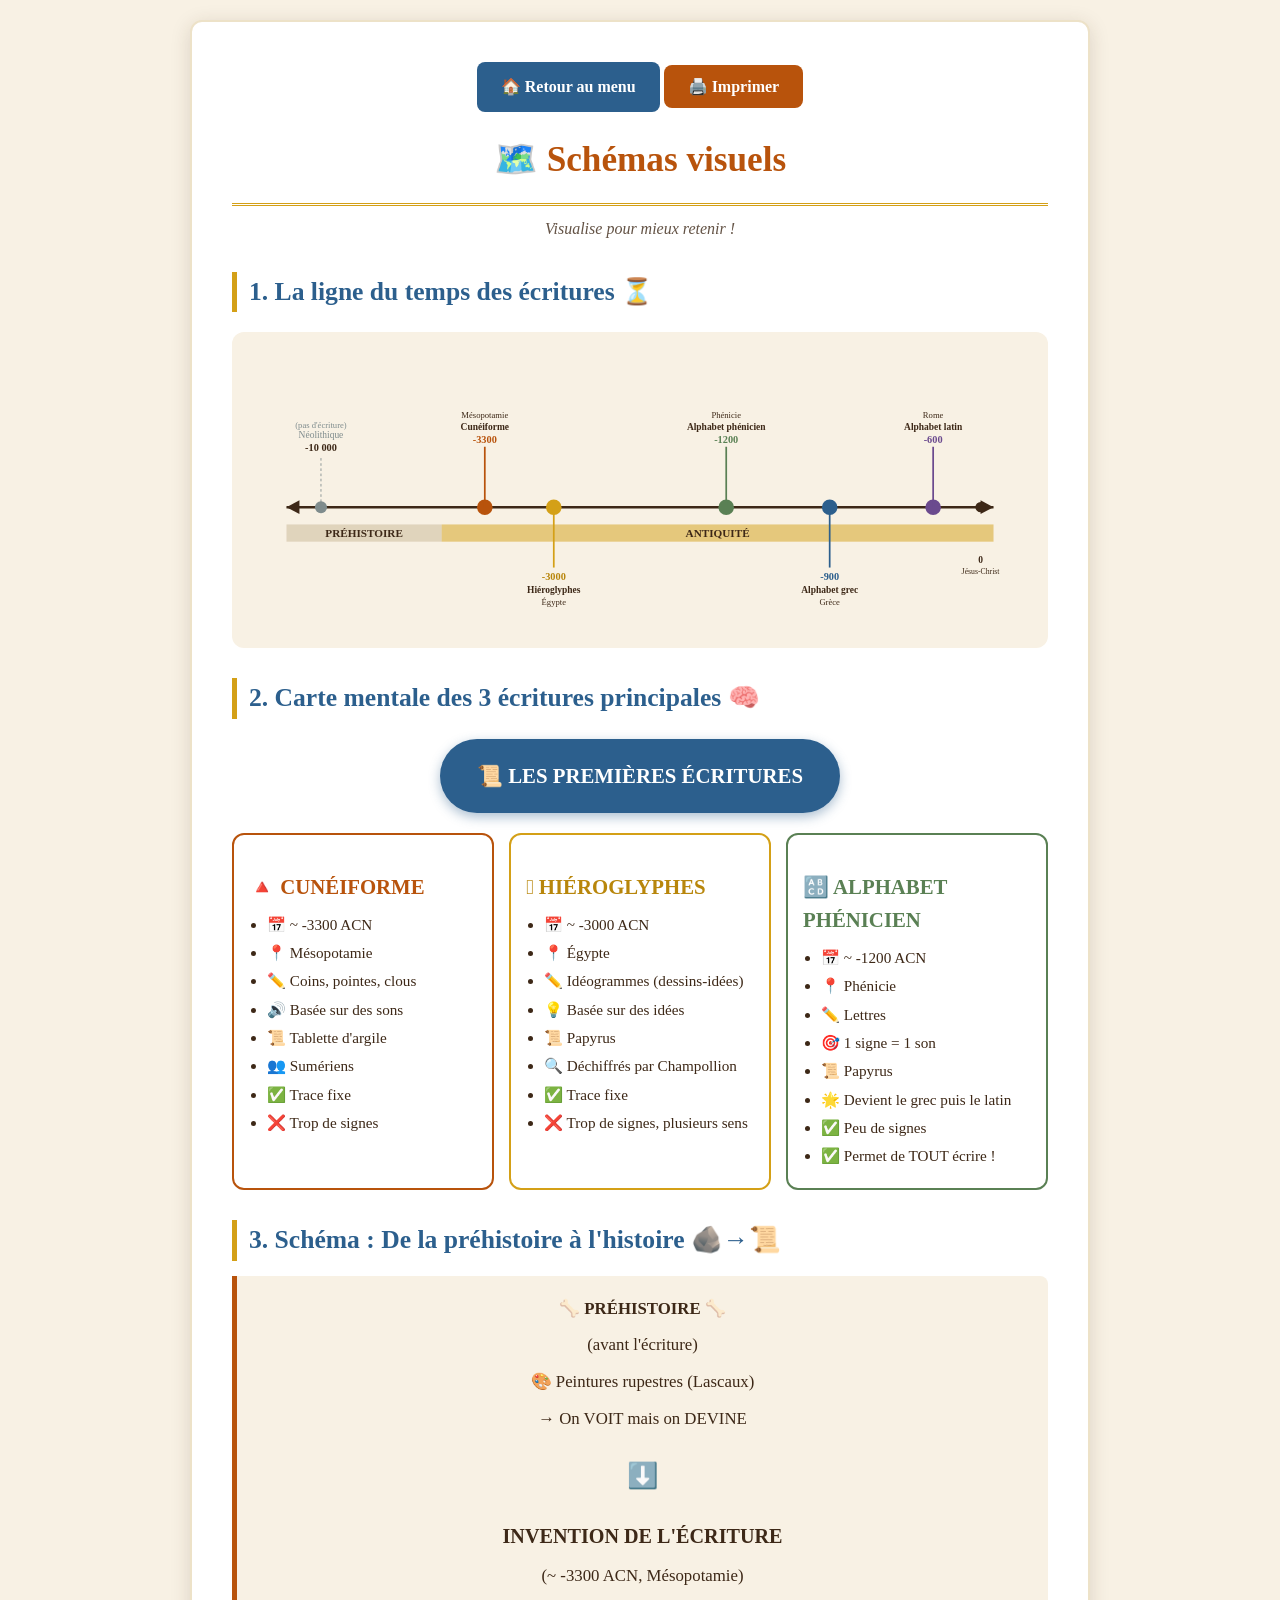
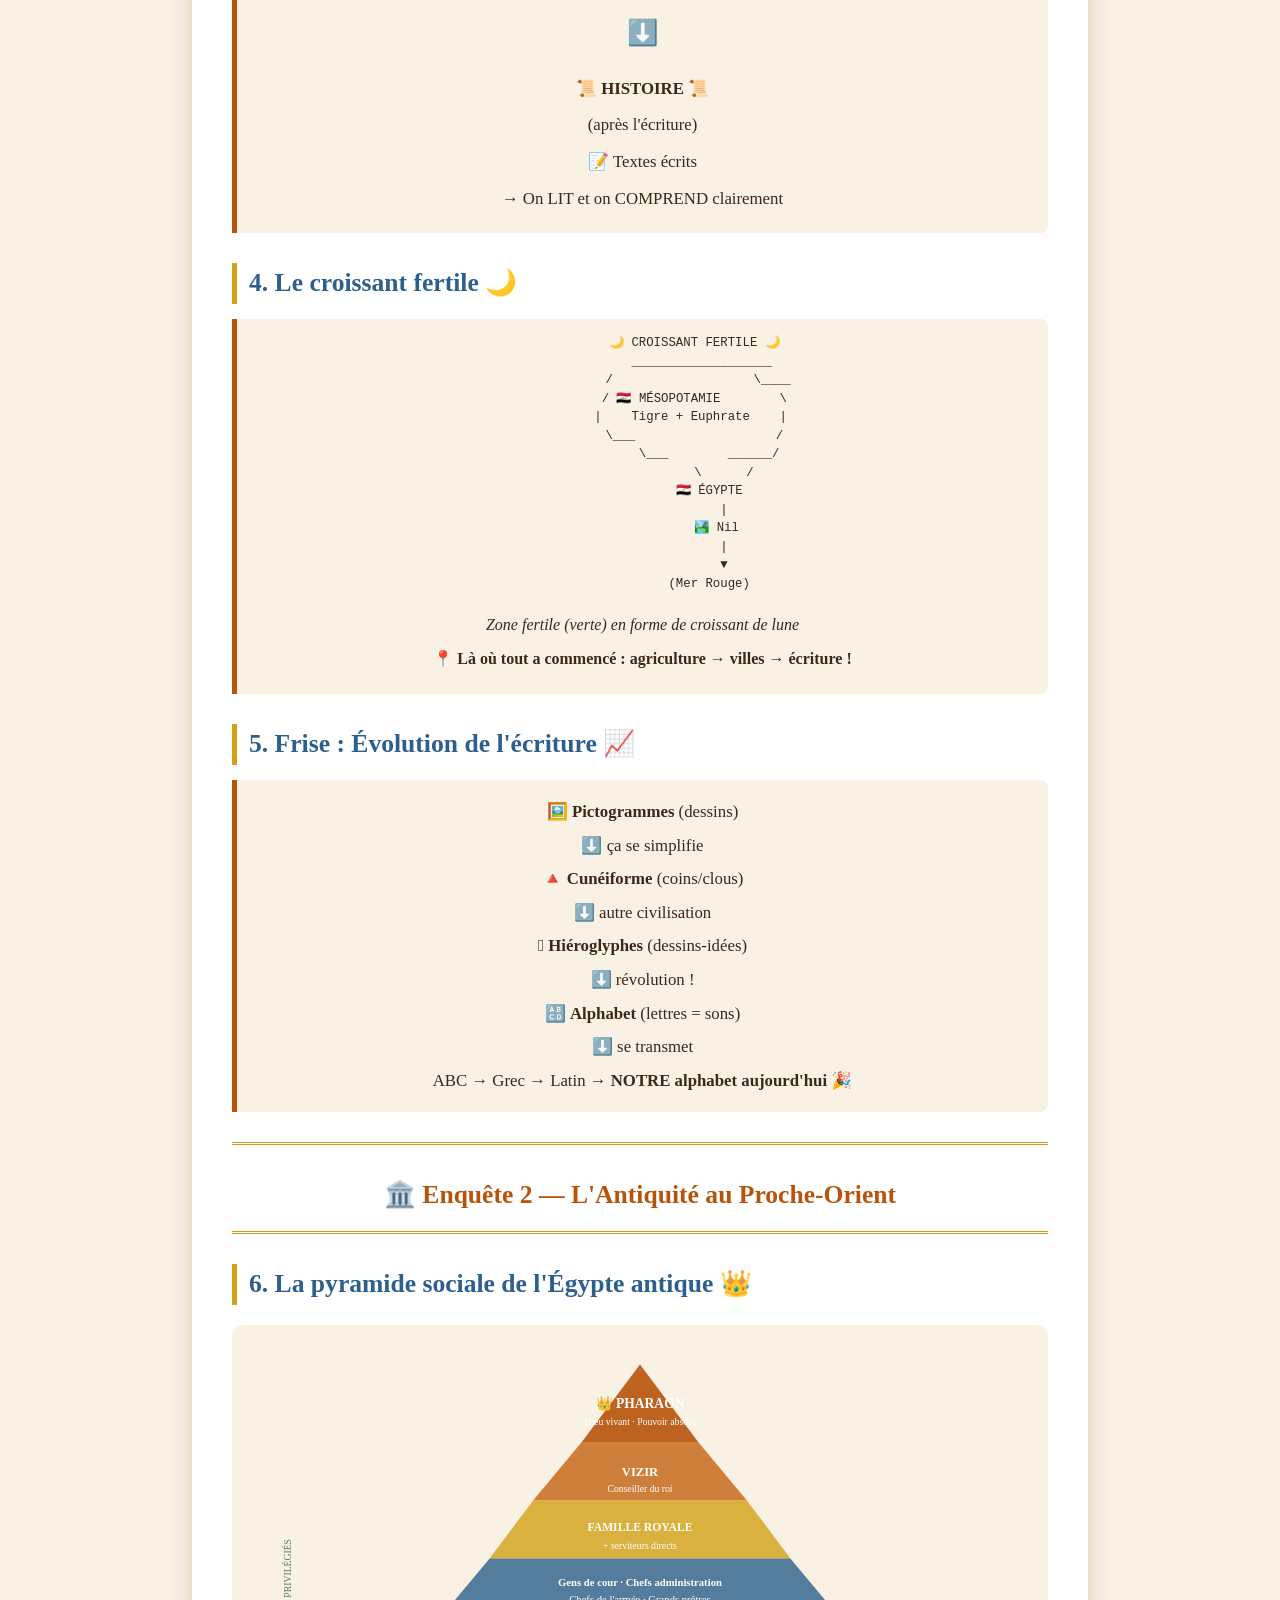
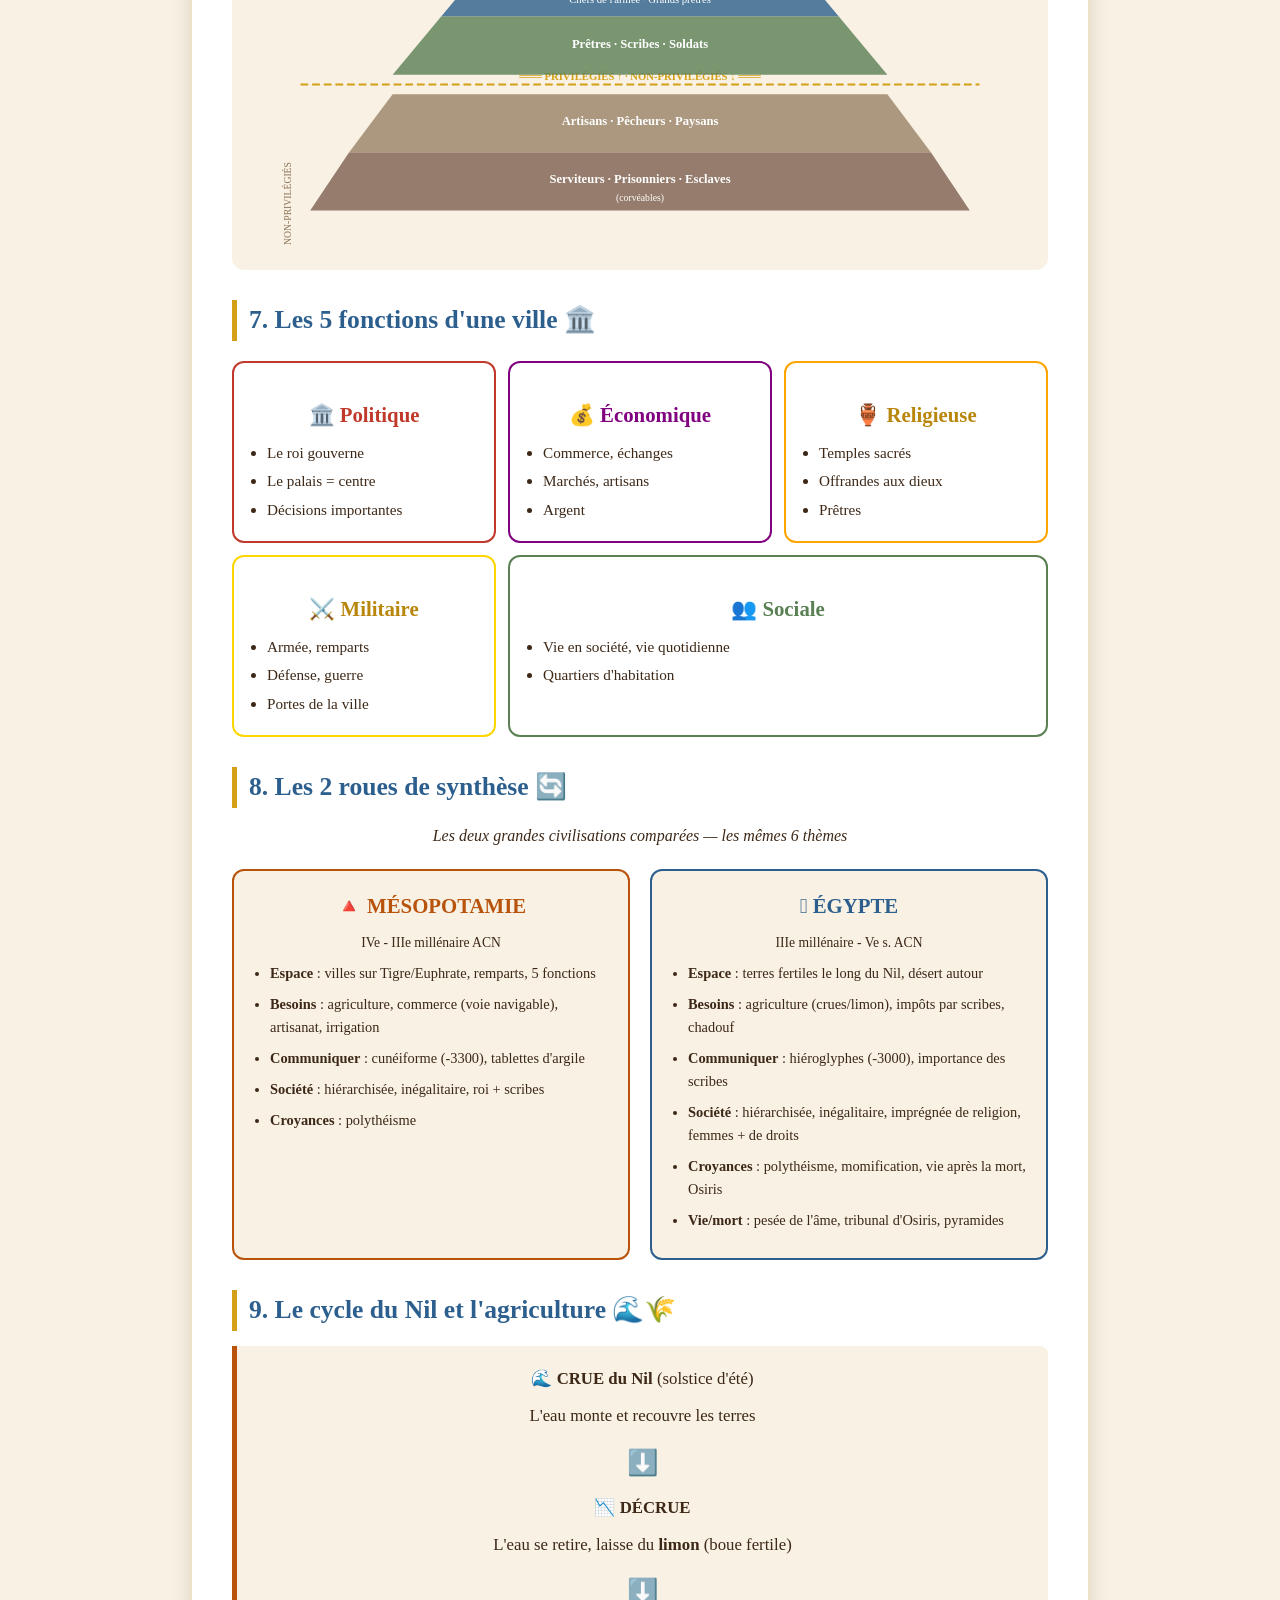
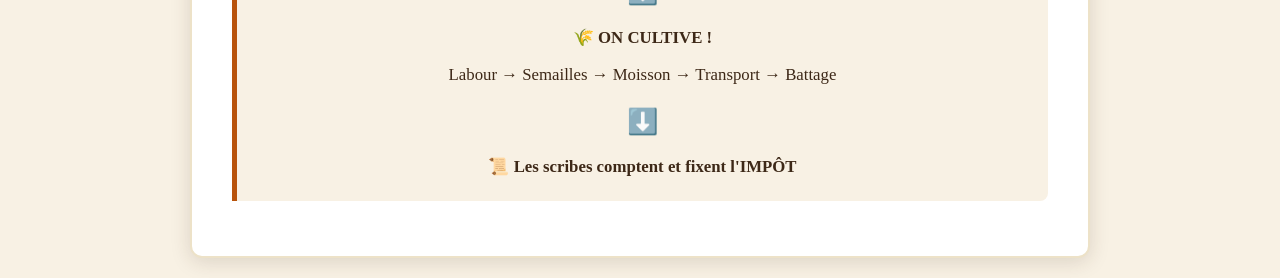
<file: histoire-antiquite/schemas.html>
<!DOCTYPE html>
<html lang="fr">
<head>
<meta charset="UTF-8">
<meta name="viewport" content="width=device-width, initial-scale=1.0">
<title>Schémas visuels - Histoire Antiquité</title>
<link rel="stylesheet" href="style.css">
<style>
  .toolbar { text-align: center; margin-bottom: 20px; }

  /* Ligne du temps SVG */
  .timeline-container {
    background: var(--papyrus);
    padding: 20px;
    border-radius: 12px;
    margin: 20px 0;
    overflow-x: auto;
  }
  svg { width: 100%; height: auto; display: block; }

  /* Carte mentale */
  .carte-mentale {
    display: grid;
    grid-template-columns: 1fr 1fr 1fr;
    gap: 15px;
    margin: 20px 0;
  }
  .branche {
    background: white;
    border: 2px solid;
    border-radius: 12px;
    padding: 15px;
  }
  .b-cunei { border-color: var(--terre); }
  .b-cunei h3 { color: var(--terre); }
  .b-hiero { border-color: var(--or); }
  .b-hiero h3 { color: #b8860b; }
  .b-alpha { border-color: var(--oasis); }
  .b-alpha h3 { color: var(--oasis); }

  .centre-carte {
    background: var(--nil);
    color: white;
    padding: 20px;
    border-radius: 50px;
    text-align: center;
    font-size: 1.3em;
    font-weight: bold;
    margin: 20px auto;
    max-width: 400px;
    box-shadow: 0 4px 12px rgba(44, 95, 141, 0.4);
  }

  .branche ul { margin-left: 18px; }
  .branche li { font-size: 0.95em; margin-bottom: 4px; }

  @media print {
    .carte-mentale { grid-template-columns: 1fr 1fr 1fr; }
    .branche { page-break-inside: avoid; }
  }

  @media (max-width: 700px) {
    .carte-mentale { grid-template-columns: 1fr; }
  }

  .legende-couleurs {
    display: flex;
    gap: 15px;
    justify-content: center;
    flex-wrap: wrap;
    margin: 15px 0;
    font-size: 0.9em;
  }
  .legende-couleurs span {
    padding: 5px 12px;
    border-radius: 15px;
    color: white;
    font-weight: bold;
  }
</style>
</head>
<body>
<div class="container">

  <div class="toolbar no-print">
    <a href="index.html" class="btn btn-bleu">🏠 Retour au menu</a>
    <button class="btn" onclick="window.print()">🖨️ Imprimer</button>
  </div>

  <h1>🗺️ Schémas visuels</h1>
  <p class="subtitle">Visualise pour mieux retenir !</p>

  <h2>1. La ligne du temps des écritures ⏳</h2>
  <div class="timeline-container">
    <svg viewBox="0 0 900 320" xmlns="http://www.w3.org/2000/svg">
      <!-- Ligne principale -->
      <line x1="40" y1="180" x2="860" y2="180" stroke="#3d2817" stroke-width="3"/>

      <!-- Flèches aux extrémités -->
      <polygon points="40,180 55,172 55,188" fill="#3d2817"/>
      <polygon points="860,180 845,172 845,188" fill="#3d2817"/>

      <!-- Zones préhistoire / antiquité -->
      <rect x="40" y="200" width="180" height="20" fill="#c9b896" opacity="0.5"/>
      <text x="130" y="215" text-anchor="middle" font-size="13" font-weight="bold" fill="#3d2817">PRÉHISTOIRE</text>

      <rect x="220" y="200" width="640" height="20" fill="#d4a017" opacity="0.5"/>
      <text x="540" y="215" text-anchor="middle" font-size="13" font-weight="bold" fill="#3d2817">ANTIQUITÉ</text>

      <!-- Points de la timeline -->
      <!-- -10000 -->
      <circle cx="80" cy="180" r="7" fill="#7f8c8d"/>
      <line x1="80" y1="180" x2="80" y2="120" stroke="#7f8c8d" stroke-width="1" stroke-dasharray="3,3"/>
      <text x="80" y="115" text-anchor="middle" font-size="12" fill="#3d2817" font-weight="bold">-10 000</text>
      <text x="80" y="100" text-anchor="middle" font-size="11" fill="#7f8c8d">Néolithique</text>
      <text x="80" y="88" text-anchor="middle" font-size="10" fill="#7f8c8d">(pas d'écriture)</text>

      <!-- -3300 cunéiforme -->
      <circle cx="270" cy="180" r="9" fill="#b8530c"/>
      <line x1="270" y1="180" x2="270" y2="110" stroke="#b8530c" stroke-width="2"/>
      <text x="270" y="105" text-anchor="middle" font-size="12" font-weight="bold" fill="#b8530c">-3300</text>
      <text x="270" y="90" text-anchor="middle" font-size="11" font-weight="bold" fill="#3d2817">Cunéiforme</text>
      <text x="270" y="76" text-anchor="middle" font-size="10" fill="#3d2817">Mésopotamie</text>

      <!-- -3000 hiéroglyphes -->
      <circle cx="350" cy="180" r="9" fill="#d4a017"/>
      <line x1="350" y1="180" x2="350" y2="250" stroke="#d4a017" stroke-width="2"/>
      <text x="350" y="265" text-anchor="middle" font-size="12" font-weight="bold" fill="#b8860b">-3000</text>
      <text x="350" y="280" text-anchor="middle" font-size="11" font-weight="bold" fill="#3d2817">Hiéroglyphes</text>
      <text x="350" y="294" text-anchor="middle" font-size="10" fill="#3d2817">Égypte</text>

      <!-- -1200 phénicien -->
      <circle cx="550" cy="180" r="9" fill="#5a8054"/>
      <line x1="550" y1="180" x2="550" y2="110" stroke="#5a8054" stroke-width="2"/>
      <text x="550" y="105" text-anchor="middle" font-size="12" font-weight="bold" fill="#5a8054">-1200</text>
      <text x="550" y="90" text-anchor="middle" font-size="11" font-weight="bold" fill="#3d2817">Alphabet phénicien</text>
      <text x="550" y="76" text-anchor="middle" font-size="10" fill="#3d2817">Phénicie</text>

      <!-- -900 grec -->
      <circle cx="670" cy="180" r="9" fill="#2c5f8d"/>
      <line x1="670" y1="180" x2="670" y2="250" stroke="#2c5f8d" stroke-width="2"/>
      <text x="670" y="265" text-anchor="middle" font-size="12" font-weight="bold" fill="#2c5f8d">-900</text>
      <text x="670" y="280" text-anchor="middle" font-size="11" font-weight="bold" fill="#3d2817">Alphabet grec</text>
      <text x="670" y="294" text-anchor="middle" font-size="10" fill="#3d2817">Grèce</text>

      <!-- -600 latin -->
      <circle cx="790" cy="180" r="9" fill="#6b4a8e"/>
      <line x1="790" y1="180" x2="790" y2="110" stroke="#6b4a8e" stroke-width="2"/>
      <text x="790" y="105" text-anchor="middle" font-size="12" font-weight="bold" fill="#6b4a8e">-600</text>
      <text x="790" y="90" text-anchor="middle" font-size="11" font-weight="bold" fill="#3d2817">Alphabet latin</text>
      <text x="790" y="76" text-anchor="middle" font-size="10" fill="#3d2817">Rome</text>

      <!-- Année 0 -->
      <circle cx="845" cy="180" r="6" fill="#3d2817"/>
      <text x="845" y="245" text-anchor="middle" font-size="11" font-weight="bold" fill="#3d2817">0</text>
      <text x="845" y="258" text-anchor="middle" font-size="9" fill="#3d2817">Jésus-Christ</text>
    </svg>
  </div>

  <h2>2. Carte mentale des 3 écritures principales 🧠</h2>

  <div class="centre-carte">📜 LES PREMIÈRES ÉCRITURES</div>

  <div class="carte-mentale">

    <div class="branche b-cunei">
      <h3>🔺 CUNÉIFORME</h3>
      <ul>
        <li>📅 ~ -3300 ACN</li>
        <li>📍 Mésopotamie</li>
        <li>✏️ Coins, pointes, clous</li>
        <li>🔊 Basée sur des sons</li>
        <li>📜 Tablette d'argile</li>
        <li>👥 Sumériens</li>
        <li>✅ Trace fixe</li>
        <li>❌ Trop de signes</li>
      </ul>
    </div>

    <div class="branche b-hiero">
      <h3>𓂀 HIÉROGLYPHES</h3>
      <ul>
        <li>📅 ~ -3000 ACN</li>
        <li>📍 Égypte</li>
        <li>✏️ Idéogrammes (dessins-idées)</li>
        <li>💡 Basée sur des idées</li>
        <li>📜 Papyrus</li>
        <li>🔍 Déchiffrés par Champollion</li>
        <li>✅ Trace fixe</li>
        <li>❌ Trop de signes, plusieurs sens</li>
      </ul>
    </div>

    <div class="branche b-alpha">
      <h3>🔠 ALPHABET PHÉNICIEN</h3>
      <ul>
        <li>📅 ~ -1200 ACN</li>
        <li>📍 Phénicie</li>
        <li>✏️ Lettres</li>
        <li>🎯 1 signe = 1 son</li>
        <li>📜 Papyrus</li>
        <li>🌟 Devient le grec puis le latin</li>
        <li>✅ Peu de signes</li>
        <li>✅ Permet de TOUT écrire !</li>
      </ul>
    </div>

  </div>

  <h2>3. Schéma : De la préhistoire à l'histoire 🪨→📜</h2>
  <div class="encadre">
    <div style="text-align: center; font-size: 1.05em; line-height: 2.2;">
      <div>🦴 <strong>PRÉHISTOIRE</strong> 🦴</div>
      <div>(avant l'écriture)</div>
      <div>🎨 Peintures rupestres (Lascaux)</div>
      <div>→ On VOIT mais on DEVINE</div>
      <div style="font-size: 1.5em; color: var(--terre); margin: 10px 0;">⬇️</div>
      <div style="font-size: 1.2em;"><strong>INVENTION DE L'ÉCRITURE</strong></div>
      <div>(~ -3300 ACN, Mésopotamie)</div>
      <div style="font-size: 1.5em; color: var(--terre); margin: 10px 0;">⬇️</div>
      <div>📜 <strong>HISTOIRE</strong> 📜</div>
      <div>(après l'écriture)</div>
      <div>📝 Textes écrits</div>
      <div>→ On LIT et on COMPREND clairement</div>
    </div>
  </div>

  <h2>4. Le croissant fertile 🌙</h2>
  <div class="encadre">
    <pre style="font-family: monospace; font-size: 0.95em; line-height: 1.5; text-align: center;">
              🌙 CROISSANT FERTILE 🌙
                ___________________
               /                   \____
              / 🇮🇶 MÉSOPOTAMIE        \
             |    Tigre + Euphrate    |
              \___                   /
                  \___        ______/
                      \      /
                  🇪🇬 ÉGYPTE
                      |
                    🏞️ Nil
                      |
                      ▼
                  (Mer Rouge)
    </pre>
    <p style="text-align: center;"><em>Zone fertile (verte) en forme de croissant de lune</em></p>
    <p style="text-align: center;"><strong>📍 Là où tout a commencé : agriculture → villes → écriture !</strong></p>
  </div>

  <h2>5. Frise : Évolution de l'écriture 📈</h2>
  <div class="encadre" style="text-align: center;">
    <div style="font-size: 1.05em; line-height: 2;">
      🖼️ <strong>Pictogrammes</strong> (dessins)<br>
      ⬇️ ça se simplifie<br>
      🔺 <strong>Cunéiforme</strong> (coins/clous)<br>
      ⬇️ autre civilisation<br>
      𓂀 <strong>Hiéroglyphes</strong> (dessins-idées)<br>
      ⬇️ révolution !<br>
      🔠 <strong>Alphabet</strong> (lettres = sons)<br>
      ⬇️ se transmet<br>
      ABC → Grec → Latin → <strong>NOTRE alphabet aujourd'hui</strong> 🎉
    </div>
  </div>

  <hr style="border: none; border-top: 3px double var(--or); margin: 30px 0;">
  <h1 style="text-align: center; font-size: 1.6em; color: var(--terre);">🏛️ Enquête 2 — L'Antiquité au Proche-Orient</h1>

  <h2>6. La pyramide sociale de l'Égypte antique 👑</h2>
  <div class="timeline-container">
    <svg viewBox="0 0 800 520" xmlns="http://www.w3.org/2000/svg">
      <!-- Ligne de séparation privilégiés / non-privilégiés -->
      <line x1="50" y1="350" x2="750" y2="350" stroke="#d4a017" stroke-width="2" stroke-dasharray="8,4"/>
      <text x="400" y="345" text-anchor="middle" font-size="11" font-weight="bold" fill="#d4a017">═══ PRIVILÉGIÉS ↑ ·  NON-PRIVILÉGIÉS ↓ ═══</text>

      <!-- Pharaon -->
      <polygon points="400,20 340,100 460,100" fill="#b8530c" opacity="0.9"/>
      <text x="400" y="65" text-anchor="middle" font-size="14" font-weight="bold" fill="white">👑 PHARAON</text>
      <text x="400" y="82" text-anchor="middle" font-size="10" fill="white">Dieu vivant · Pouvoir absolu</text>

      <!-- Vizir -->
      <polygon points="340,100 290,160 510,160 460,100" fill="#c76b1e" opacity="0.85"/>
      <text x="400" y="135" text-anchor="middle" font-size="13" font-weight="bold" fill="white">VIZIR</text>
      <text x="400" y="152" text-anchor="middle" font-size="10" fill="white">Conseiller du roi</text>

      <!-- Famille royale -->
      <polygon points="290,160 245,220 555,220 510,160" fill="#d4a017" opacity="0.8"/>
      <text x="400" y="192" text-anchor="middle" font-size="12" font-weight="bold" fill="white">FAMILLE ROYALE</text>
      <text x="400" y="210" text-anchor="middle" font-size="10" fill="white">+ serviteurs directs</text>

      <!-- Chefs -->
      <polygon points="245,220 195,280 605,280 555,220" fill="#2c5f8d" opacity="0.8"/>
      <text x="400" y="248" text-anchor="middle" font-size="11" font-weight="bold" fill="white">Gens de cour · Chefs administration</text>
      <text x="400" y="266" text-anchor="middle" font-size="11" fill="white">Chefs de l'armée · Grands prêtres</text>

      <!-- Prêtres, scribes, soldats -->
      <polygon points="195,280 145,340 655,340 605,280" fill="#5a8054" opacity="0.8"/>
      <text x="400" y="312" text-anchor="middle" font-size="13" font-weight="bold" fill="white">Prêtres · Scribes · Soldats</text>

      <!-- Artisans, paysans -->
      <polygon points="145,360 100,420 700,420 655,360" fill="#8b7355" opacity="0.7"/>
      <text x="400" y="392" text-anchor="middle" font-size="13" font-weight="bold" fill="white">Artisans · Pêcheurs · Paysans</text>

      <!-- Esclaves -->
      <polygon points="100,420 60,480 740,480 700,420" fill="#6b4a3a" opacity="0.7"/>
      <text x="400" y="452" text-anchor="middle" font-size="13" font-weight="bold" fill="white">Serviteurs · Prisonniers · Esclaves</text>
      <text x="400" y="470" text-anchor="middle" font-size="10" fill="white">(corvéables)</text>

      <!-- Labels gauche -->
      <text x="40" y="200" text-anchor="end" font-size="10" fill="#5a8054" transform="rotate(-90, 40, 200)">PRIVILÉGIÉS</text>
      <text x="40" y="430" text-anchor="end" font-size="10" fill="#8b7355" transform="rotate(-90, 40, 430)">NON-PRIVILÉGIÉS</text>
    </svg>
  </div>

  <h2>7. Les 5 fonctions d'une ville 🏛️</h2>
  <div style="display: grid; grid-template-columns: 1fr 1fr 1fr; gap: 12px; margin: 20px 0;">
    <div class="branche" style="border-color: #c0392b;">
      <h3 style="color: #c0392b; text-align: center;">🏛️ Politique</h3>
      <ul>
        <li>Le roi gouverne</li>
        <li>Le palais = centre</li>
        <li>Décisions importantes</li>
      </ul>
    </div>
    <div class="branche" style="border-color: purple;">
      <h3 style="color: purple; text-align: center;">💰 Économique</h3>
      <ul>
        <li>Commerce, échanges</li>
        <li>Marchés, artisans</li>
        <li>Argent</li>
      </ul>
    </div>
    <div class="branche" style="border-color: orange;">
      <h3 style="color: #b8860b; text-align: center;">🏺 Religieuse</h3>
      <ul>
        <li>Temples sacrés</li>
        <li>Offrandes aux dieux</li>
        <li>Prêtres</li>
      </ul>
    </div>
    <div class="branche" style="border-color: gold; grid-column: 1 / 2;">
      <h3 style="color: #b8860b; text-align: center;">⚔️ Militaire</h3>
      <ul>
        <li>Armée, remparts</li>
        <li>Défense, guerre</li>
        <li>Portes de la ville</li>
      </ul>
    </div>
    <div class="branche" style="border-color: var(--oasis); grid-column: 2 / 4;">
      <h3 style="color: var(--oasis); text-align: center;">👥 Sociale</h3>
      <ul>
        <li>Vie en société, vie quotidienne</li>
        <li>Quartiers d'habitation</li>
      </ul>
    </div>
  </div>

  <h2>8. Les 2 roues de synthèse 🔄</h2>
  <p style="text-align: center; font-style: italic; margin-bottom: 20px;">Les deux grandes civilisations comparées — les mêmes 6 thèmes</p>

  <div style="display: grid; grid-template-columns: 1fr 1fr; gap: 20px;">
    <div style="background: var(--papyrus); padding: 18px; border-radius: 12px; border: 2px solid var(--terre);">
      <h3 style="text-align: center; color: var(--terre); margin-top: 0;">🔺 MÉSOPOTAMIE</h3>
      <p style="text-align: center; font-size: 0.85em;">IVe - IIIe millénaire ACN</p>
      <ul style="margin-left: 18px; font-size: 0.9em;">
        <li><strong>Espace</strong> : villes sur Tigre/Euphrate, remparts, 5 fonctions</li>
        <li><strong>Besoins</strong> : agriculture, commerce (voie navigable), artisanat, irrigation</li>
        <li><strong>Communiquer</strong> : cunéiforme (-3300), tablettes d'argile</li>
        <li><strong>Société</strong> : hiérarchisée, inégalitaire, roi + scribes</li>
        <li><strong>Croyances</strong> : polythéisme</li>
      </ul>
    </div>
    <div style="background: var(--papyrus); padding: 18px; border-radius: 12px; border: 2px solid var(--nil);">
      <h3 style="text-align: center; color: var(--nil); margin-top: 0;">𓂀 ÉGYPTE</h3>
      <p style="text-align: center; font-size: 0.85em;">IIIe millénaire - Ve s. ACN</p>
      <ul style="margin-left: 18px; font-size: 0.9em;">
        <li><strong>Espace</strong> : terres fertiles le long du Nil, désert autour</li>
        <li><strong>Besoins</strong> : agriculture (crues/limon), impôts par scribes, chadouf</li>
        <li><strong>Communiquer</strong> : hiéroglyphes (-3000), importance des scribes</li>
        <li><strong>Société</strong> : hiérarchisée, inégalitaire, imprégnée de religion, femmes + de droits</li>
        <li><strong>Croyances</strong> : polythéisme, momification, vie après la mort, Osiris</li>
        <li><strong>Vie/mort</strong> : pesée de l'âme, tribunal d'Osiris, pyramides</li>
      </ul>
    </div>
  </div>

  <h2>9. Le cycle du Nil et l'agriculture 🌊🌾</h2>
  <div class="encadre" style="text-align: center;">
    <div style="font-size: 1.05em; line-height: 2.2;">
      🌊 <strong>CRUE du Nil</strong> (solstice d'été)<br>
      L'eau monte et recouvre les terres<br>
      <span style="font-size: 1.5em; color: var(--nil);">⬇️</span><br>
      📉 <strong>DÉCRUE</strong><br>
      L'eau se retire, laisse du <strong>limon</strong> (boue fertile)<br>
      <span style="font-size: 1.5em; color: var(--oasis);">⬇️</span><br>
      🌾 <strong>ON CULTIVE !</strong><br>
      Labour → Semailles → Moisson → Transport → Battage<br>
      <span style="font-size: 1.5em; color: var(--terre);">⬇️</span><br>
      📜 <strong>Les scribes comptent et fixent l'IMPÔT</strong>
    </div>
  </div>

</div>
</body>
</html>
</file>
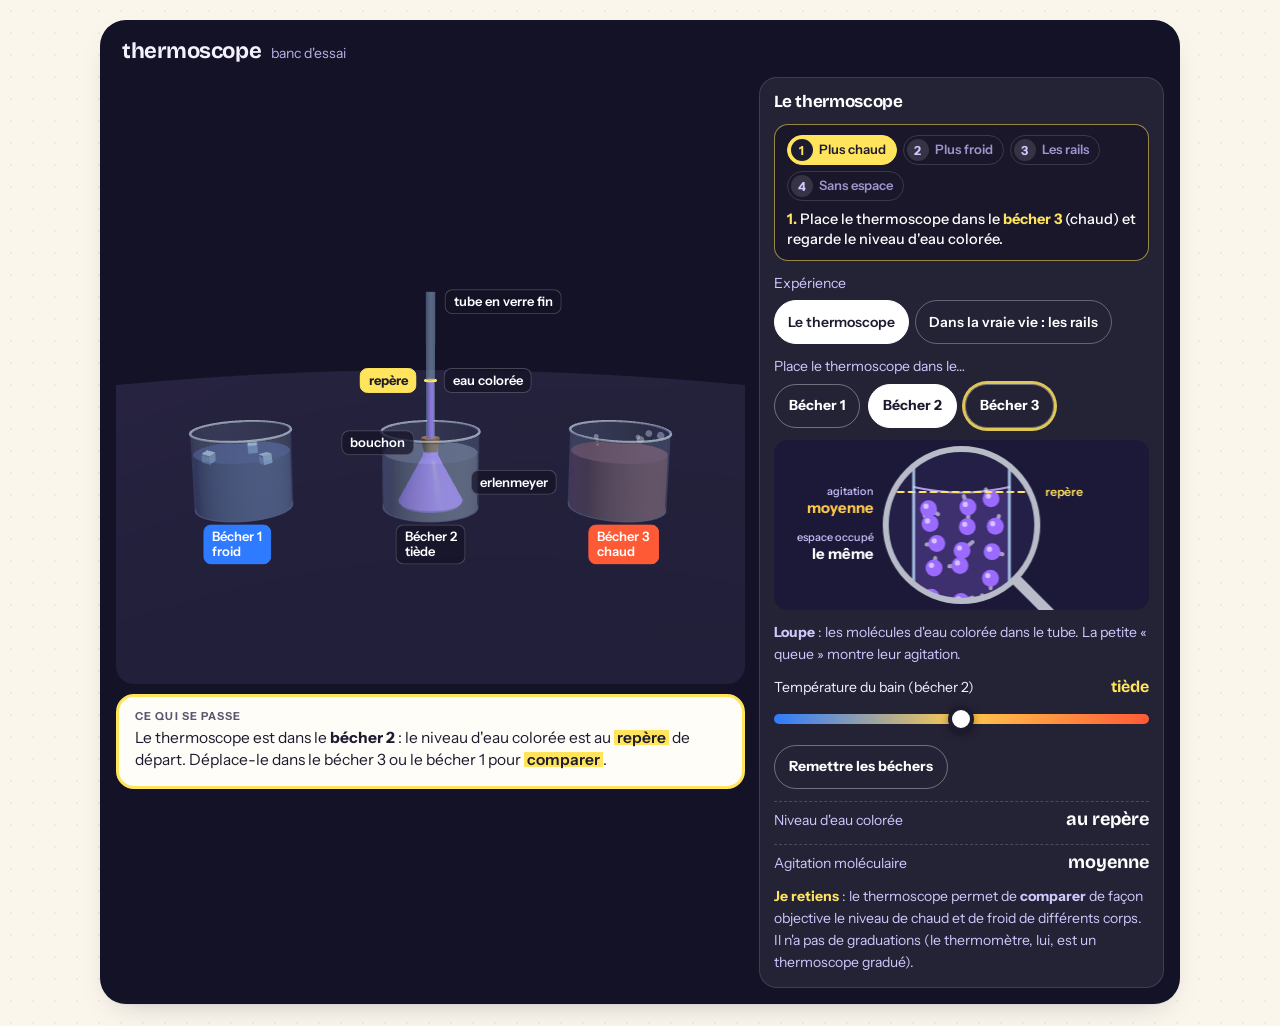
<file: sciences-chaleur-melanges/sim.html>
<!doctype html>
<html lang="fr">
<head>
<meta charset="utf-8">
<meta name="viewport" content="width=device-width, initial-scale=1">
<title>Banc d'essai d'une expérience</title>
<link rel="stylesheet" href="css/app.css">
<link rel="stylesheet" href="css/widgets.css">
<script type="importmap">
{ "imports": { "three": "./vendor/three/three.module.js", "three/addons/controls/OrbitControls.js": "./vendor/three/OrbitControls.js" } }
</script>
</head>
<body>
<!-- Banc d'essai : sim.html?s=thermoscope ouvre sims/thermoscope.js seul. -->
<div class="wrap" style="padding-top:20px">
  <div class="sim-carte"><header><h3 id="t">Expérience</h3><span>banc d'essai</span></header><div id="sim"></div></div>
  <pre id="err" style="color:#c8321c;white-space:pre-wrap"></pre>
</div>
<script type="module">
const id = new URLSearchParams(location.search).get('s') || 'thermoscope';
document.getElementById('t').textContent = id;
window.addEventListener('error', (e) => { document.getElementById('err').textContent += e.message + '\n'; });
window.addEventListener('unhandledrejection', (e) => { document.getElementById('err').textContent += (e.reason && e.reason.stack || e.reason) + '\n'; });
try {
  const mod = await import(`./sims/${id}.js`);
  window.__sim = mod.default(document.getElementById('sim'));
  document.title = 'OK ' + id;
} catch (e) { document.getElementById('err').textContent += (e.stack || e) + '\n'; document.title = 'ERREUR ' + id; }
</script>
</body>
</html>
</file>
<file: histoire-antiquite/style.css>
/* ===== Style partagé - Révisions Histoire Antiquité ===== */

:root {
  --papyrus: #f8f1e4;
  --papyrus-fonce: #ede2c8;
  --terre: #b8530c;
  --terre-fonce: #8b3e08;
  --nil: #2c5f8d;
  --nil-clair: #4a8bc4;
  --oasis: #5a8054;
  --or: #d4a017;
  --encre: #3d2817;
  --rose-quartz: #d77a8d;
  --violet-antique: #6b4a8e;
}

* { box-sizing: border-box; margin: 0; padding: 0; }

body {
  font-family: 'Georgia', 'Times New Roman', serif;
  background: var(--papyrus);
  color: var(--encre);
  line-height: 1.6;
  padding: 20px;
  min-height: 100vh;
}

.container {
  max-width: 900px;
  margin: 0 auto;
  background: white;
  padding: 40px;
  border-radius: 12px;
  box-shadow: 0 4px 20px rgba(61, 40, 23, 0.15);
  border: 2px solid var(--papyrus-fonce);
}

h1 {
  color: var(--terre);
  font-size: 2.2em;
  text-align: center;
  margin-bottom: 10px;
  border-bottom: 3px double var(--or);
  padding-bottom: 15px;
}

h2 {
  color: var(--nil);
  font-size: 1.6em;
  margin-top: 30px;
  margin-bottom: 15px;
  border-left: 5px solid var(--or);
  padding-left: 12px;
}

h3 {
  color: var(--terre-fonce);
  font-size: 1.3em;
  margin-top: 20px;
  margin-bottom: 10px;
}

p, li { margin-bottom: 8px; }

.subtitle {
  text-align: center;
  font-style: italic;
  color: var(--encre);
  opacity: 0.8;
  margin-bottom: 30px;
}

.encadre {
  background: var(--papyrus);
  border-left: 5px solid var(--terre);
  padding: 15px 20px;
  margin: 15px 0;
  border-radius: 0 8px 8px 0;
}

.important {
  background: #fff3cd;
  border: 2px solid var(--or);
  padding: 15px;
  border-radius: 8px;
  margin: 15px 0;
}

.attention {
  background: #fde2e2;
  border: 2px solid #c0392b;
  padding: 15px;
  border-radius: 8px;
  margin: 15px 0;
}

table {
  width: 100%;
  border-collapse: collapse;
  margin: 20px 0;
  background: white;
}

th {
  background: var(--nil);
  color: white;
  padding: 10px;
  text-align: left;
  font-weight: bold;
}

td {
  padding: 10px;
  border-bottom: 1px solid var(--papyrus-fonce);
}

tr:nth-child(even) { background: var(--papyrus); }

.btn {
  display: inline-block;
  padding: 12px 24px;
  background: var(--terre);
  color: white;
  text-decoration: none;
  border-radius: 8px;
  font-weight: bold;
  transition: all 0.2s;
  border: none;
  cursor: pointer;
  font-size: 1em;
  font-family: inherit;
}

.btn:hover { background: var(--terre-fonce); transform: translateY(-2px); }
.btn-bleu { background: var(--nil); }
.btn-bleu:hover { background: #1f4366; }
.btn-vert { background: var(--oasis); }
.btn-vert:hover { background: #44623f; }

.emoji-grand { font-size: 1.5em; }

/* Impression : optimise pour A4 */
@media print {
  body { background: white; padding: 0; }
  .container { box-shadow: none; border: none; padding: 15px; }
  .no-print { display: none !important; }
  h1, h2, h3 { page-break-after: avoid; }
  table { page-break-inside: avoid; }
  .encadre, .important, .attention { page-break-inside: avoid; }
}

@page { margin: 1.5cm; }
</file>
<file: sciences-chaleur-melanges/css/app.css>
/* Révision sciences 2e — styles. Tout est local (pas de CDN). */
@font-face { font-family: "Bricolage Grotesque"; src: url("../fonts/bricolage-grotesque-latin-wght-normal.woff2") format("woff2"); font-weight: 200 800; font-display: swap; }
@font-face { font-family: "Instrument Sans"; src: url("../fonts/instrument-sans-latin-wght-normal.woff2") format("woff2"); font-weight: 400 700; font-display: swap; }

:root {
  --papier: #fbf6ec;
  --papier2: #f3ecdd;
  --carte: #fffdf8;
  --encre: #1d1b2f;
  --encre2: #5b556f;
  --trait: #e3d9c4;
  --nuit: #141226;
  --nuit2: #241f47;
  --chaud: #ff5a36;
  --froid: #2f7bff;
  --tiede: #ffc94d;
  --fluo: #ffe45c;
  --menthe: #0fa98f;
  --violet: #7a56f0;
  --ok: #128a5b;
  --ok-bg: #dff5e9;
  --ko: #c8321c;
  --ko-bg: #fde6e0;
  --accent: var(--chaud);
  --r: 18px;
  --titre: "Bricolage Grotesque", "Trebuchet MS", sans-serif;
  --texte: "Instrument Sans", system-ui, sans-serif;
  --ombre: 0 1px 0 rgba(29,27,47,.04), 0 12px 32px -18px rgba(29,27,47,.35);
}
[data-theme="6"] { --accent: var(--menthe); }

* { box-sizing: border-box; }
html { -webkit-text-size-adjust: 100%; scroll-behavior: smooth; }
body {
  margin: 0; background: var(--papier); color: var(--encre);
  font: 400 17px/1.55 var(--texte);
  background-image: radial-gradient(rgba(29,27,47,.055) 1px, transparent 1px); background-size: 22px 22px;
  min-height: 100dvh;
}
h1, h2, h3, h4 { font-family: var(--titre); line-height: 1.08; margin: 0; letter-spacing: -0.02em; }
p { margin: 0 0 .8em; }
a { color: inherit; }
button { font: inherit; color: inherit; cursor: pointer; }
:focus-visible { outline: 3px solid var(--froid); outline-offset: 2px; border-radius: 6px; }
mark, .fluo { background: linear-gradient(180deg, transparent 12%, var(--fluo) 12%, var(--fluo) 88%, transparent 88%); color: inherit; padding: 0 .18em; border-radius: 3px; font-weight: 600; }
.wrap { max-width: 1120px; margin: 0 auto; padding: 0 20px; }

/* ---------- barre du haut ---------- */
.top { position: sticky; top: 0; z-index: 40; background: rgba(251,246,236,.9); backdrop-filter: blur(10px); border-bottom: 1px solid var(--trait); }
.top .wrap { display: flex; align-items: center; gap: 14px; height: 58px; }
.logo { font: 700 19px/1 var(--titre); text-decoration: none; display: flex; align-items: center; gap: 9px; white-space: nowrap; }
.logo i { width: 26px; height: 26px; border-radius: 50%; background: conic-gradient(from 200deg, var(--froid), var(--tiede), var(--chaud), var(--froid)); display: block; }
.nav { margin-left: auto; display: flex; gap: 4px; overflow-x: auto; scrollbar-width: none; }
.nav a { text-decoration: none; padding: 8px 12px; border-radius: 99px; font-weight: 600; font-size: 15px; white-space: nowrap; color: var(--encre2); }
.nav a:hover { background: var(--papier2); color: var(--encre); }
.nav a.on { background: var(--encre); color: var(--papier); }

/* ---------- accueil ---------- */
.hero { padding: 44px 0 26px; display: grid; grid-template-columns: 1.15fr .85fr; gap: 28px; align-items: center; }
.hero h1 { font-size: clamp(38px, 6.4vw, 72px); font-weight: 800; }
.hero h1 em { font-style: normal; color: var(--chaud); }
.hero h1 b { color: var(--menthe); font-weight: 800; }
.hero p { font-size: 19px; color: var(--encre2); max-width: 34em; margin-top: 16px; }
.hero-cta { display: flex; flex-wrap: wrap; gap: 10px; margin-top: 22px; }
.btn { display: inline-flex; align-items: center; gap: 8px; border: 2px solid var(--encre); background: var(--encre); color: var(--papier); padding: 12px 20px; border-radius: 99px; font-weight: 700; text-decoration: none; transition: transform .12s, box-shadow .12s; }
.btn:hover { transform: translateY(-2px); box-shadow: 0 6px 0 -2px var(--accent); }
.btn:active { transform: translateY(0); box-shadow: none; }
.btn.ghost { background: transparent; color: var(--encre); }
.btn.chaud { background: var(--chaud); border-color: var(--chaud); color: #fff; }
.btn.petit { padding: 8px 14px; font-size: 15px; }
.btn[disabled] { opacity: .45; pointer-events: none; }
.hero-art { aspect-ratio: 1; border-radius: 32px; background: var(--nuit); position: relative; overflow: hidden; box-shadow: var(--ombre); }
.hero-art canvas { width: 100%; height: 100%; display: block; }
.hero-art span { position: absolute; left: 16px; bottom: 14px; color: #cfc8ff; font-size: 13px; }

.bilan { display: grid; grid-template-columns: repeat(4, 1fr); gap: 12px; margin: 8px 0 34px; }
.tuile { background: var(--carte); border: 1px solid var(--trait); border-radius: var(--r); padding: 14px 16px; }
.tuile b { display: block; font: 800 30px/1 var(--titre); }
.tuile span { color: var(--encre2); font-size: 14px; }

.theme-titre { display: flex; align-items: baseline; gap: 12px; margin: 30px 0 14px; flex-wrap: wrap; }
.theme-titre .kicker, .kicker { font: 700 12px/1 var(--texte); letter-spacing: .12em; text-transform: uppercase; background: var(--fluo); padding: 6px 9px; border-radius: 6px; display: inline-block; }
.theme-titre h2 { font-size: clamp(26px, 3.6vw, 38px); font-weight: 800; }
.cartes { display: grid; grid-template-columns: repeat(auto-fill, minmax(250px, 1fr)); gap: 14px; }
.carte { position: relative; display: flex; flex-direction: column; gap: 8px; background: var(--carte); border: 1px solid var(--trait); border-radius: var(--r); padding: 18px 18px 16px; text-decoration: none; box-shadow: var(--ombre); transition: transform .15s, border-color .15s; overflow: hidden; }
.carte:hover { transform: translateY(-4px) rotate(-.4deg); border-color: var(--encre); }
.carte .num { font: 800 44px/1 var(--titre); color: var(--accent); opacity: .9; }
.carte h3 { font-size: 21px; font-weight: 700; }
.carte p { color: var(--encre2); font-size: 15px; margin: 0; flex: 1; }
.carte .pied { display: flex; align-items: center; gap: 8px; font-size: 13px; color: var(--encre2); margin-top: 6px; }
.jauge { flex: 1; height: 8px; background: var(--papier2); border-radius: 99px; overflow: hidden; }
.jauge i { display: block; height: 100%; width: 0; background: var(--accent); border-radius: 99px; transition: width .5s; }
.pastille { font-size: 12px; font-weight: 700; padding: 3px 8px; border-radius: 99px; background: var(--papier2); }
.pastille.ok { background: var(--ok-bg); color: var(--ok); }

/* ---------- page chapitre ---------- */
.chap-tete { padding: 30px 20px 8px; }
.chap-tete .fil { font-size: 14px; color: var(--encre2); text-decoration: none; font-weight: 600; }
.chap-tete h1 { font-size: clamp(32px, 5vw, 54px); font-weight: 800; margin: 10px 0 8px; }
.chap-tete p { color: var(--encre2); font-size: 18px; max-width: 46em; }
.onglets { position: sticky; top: 58px; z-index: 30; background: rgba(251,246,236,.94); backdrop-filter: blur(8px); border-bottom: 1px solid var(--trait); margin-bottom: 24px; }
.onglets .wrap { display: flex; gap: 6px; overflow-x: auto; padding-top: 8px; padding-bottom: 8px; scrollbar-width: none; }
.onglets button { border: 0; background: transparent; padding: 9px 15px; border-radius: 99px; font-weight: 700; white-space: nowrap; color: var(--encre2); }
.onglets button.on { background: var(--accent); color: #fff; }

.bloc { background: var(--carte); border: 1px solid var(--trait); border-radius: var(--r); padding: 22px; margin-bottom: 18px; box-shadow: var(--ombre); }
.bloc h2 { font-size: 26px; font-weight: 800; margin-bottom: 10px; }
.bloc h3 { font-size: 20px; margin: 16px 0 6px; }
.bloc ul, .bloc ol { margin: 0 0 .8em; padding-left: 1.2em; }
.bloc li { margin-bottom: .3em; }
.deux { display: grid; grid-template-columns: 1fr 1fr; gap: 18px; }
.retiens { background: #fffbe0; border: 2px solid var(--encre); border-radius: var(--r); padding: 20px 22px; margin-bottom: 18px; position: relative; box-shadow: 6px 6px 0 var(--encre); }
.retiens::before { content: "JE RETIENS"; position: absolute; top: -13px; left: 18px; background: var(--encre); color: var(--fluo); font: 700 12px/1 var(--texte); letter-spacing: .12em; padding: 6px 10px; border-radius: 6px; }
.retiens p:last-child, .retiens ul:last-child { margin-bottom: 0; }
.essentiel { border-left: 6px solid var(--accent); }
.etoile::before { content: "★ "; color: var(--chaud); }
.attention { background: var(--ko-bg); border: 1px dashed var(--ko); border-radius: 12px; padding: 10px 14px; font-size: 15px; margin: 10px 0; }
.attention b { color: var(--ko); }
.astuce { background: #e8f1ff; border-radius: 12px; padding: 10px 14px; font-size: 15px; margin: 10px 0; }
.plus-loin { border: 1px dashed var(--encre2); border-radius: 12px; padding: 10px 14px; font-size: 15px; color: var(--encre2); margin: 10px 0; }
.plus-loin::before { content: "Pour aller plus loin — "; font-weight: 700; }
table.tab { border-collapse: collapse; width: 100%; font-size: 15px; margin: 8px 0 12px; }
table.tab th, table.tab td { border: 1px solid var(--trait); padding: 7px 9px; text-align: left; vertical-align: top; }
table.tab th { background: var(--papier2); font-weight: 700; }
.audio { display: flex; align-items: center; gap: 12px; background: var(--nuit); color: #fff; border-radius: 99px; padding: 8px 16px 8px 8px; margin: 0 0 18px; max-width: 520px; }
.audio button { width: 44px; height: 44px; border-radius: 50%; border: 0; background: var(--fluo); color: var(--encre); font-size: 18px; flex: none; }
.audio .t { font-size: 14px; line-height: 1.25; flex: 1; }
.audio .t b { display: block; }
.audio progress { width: 100%; height: 4px; accent-color: var(--fluo); }

/* mots à retenir */
.mots { display: grid; grid-template-columns: repeat(auto-fill, minmax(240px, 1fr)); gap: 12px; }
.mot { perspective: 900px; min-height: 150px; border: 0; background: none; padding: 0; text-align: left; }
.mot .in { position: relative; width: 100%; height: 100%; min-height: 150px; transition: transform .45s; transform-style: preserve-3d; }
.mot.vu .in { transform: rotateY(180deg); }
.mot .f { position: absolute; inset: 0; backface-visibility: hidden; border-radius: var(--r); padding: 16px; display: flex; flex-direction: column; justify-content: center; border: 1px solid var(--trait); background: var(--carte); box-shadow: var(--ombre); }
.mot .f.r { font: 700 22px/1.1 var(--titre); align-items: flex-start; }
.mot .f.r small { font: 500 12px/1 var(--texte); color: var(--encre2); margin-top: 8px; }
.mot .f.v { transform: rotateY(180deg); background: var(--nuit); color: #fff; font-size: 15px; border-color: var(--nuit); }

/* ---------- expériences 3D ---------- */
.sim-carte { background: var(--nuit); color: #f4f1ff; border-radius: 26px; padding: 16px; margin-bottom: 22px; box-shadow: var(--ombre); }
.sim-carte > header { display: flex; align-items: baseline; gap: 10px; padding: 4px 6px 12px; flex-wrap: wrap; }
.sim-carte > header h3 { font-size: 22px; font-weight: 700; }
.sim-carte > header span { color: #b9b1e6; font-size: 14px; }
.sim { display: grid; grid-template-columns: minmax(0, 1.55fr) minmax(250px, 1fr); gap: 14px; align-items: stretch; }
.sim-stage { position: relative; border-radius: 18px; overflow: hidden; background: radial-gradient(120% 90% at 50% 10%, var(--nuit2), var(--nuit) 70%); min-height: 420px; touch-action: none; }
.sim-canvas { position: absolute; inset: 0; width: 100% !important; height: 100% !important; display: block; }
.sim-labels { position: absolute; inset: 0; pointer-events: none; overflow: hidden; }
.sim-label { position: absolute; left: 0; top: 0; white-space: nowrap; font: 600 13px/1.15 var(--texte); color: #fff; background: rgba(20,18,38,.72); border: 1px solid rgba(255,255,255,.22); padding: 4px 8px; border-radius: 8px; will-change: transform; }
.sim-label.fluo { background: var(--fluo); color: var(--encre); border-color: var(--fluo); font-weight: 700; }
.sim-label.chaud { background: var(--chaud); border-color: var(--chaud); }
.sim-label.froid { background: var(--froid); border-color: var(--froid); }
.sim-label.discret { background: transparent; border-color: transparent; color: #cfc8ff; font-weight: 500; }
.sim-label.cliquable { pointer-events: auto; cursor: pointer; }
.sim-label.cliquable:hover { background: #fff; color: var(--encre); }
.sim-side { display: flex; flex-direction: column; gap: 12px; min-width: 0; }
.sim-panel { background: rgba(255,255,255,.07); border: 1px solid rgba(255,255,255,.12); border-radius: 18px; padding: 14px; display: flex; flex-direction: column; gap: 12px; }
.sim-titre { font: 700 17px/1.2 var(--titre); color: #fff; }
.sim-note { margin: 0; font-size: 14px; color: #cfc8ff; }
.sim-slider { display: flex; flex-direction: column; gap: 6px; font-size: 14px; }
.sim-slider-top { display: flex; justify-content: space-between; align-items: baseline; }
.sim-val { font: 700 16px/1 var(--titre); color: var(--fluo); }
.sim-slider input[type=range] { -webkit-appearance: none; appearance: none; width: 100%; height: 28px; background: transparent; --p: 0%; margin: 0; }
.sim-slider input[type=range]::-webkit-slider-runnable-track { height: 10px; border-radius: 99px; background: linear-gradient(90deg, var(--froid), var(--tiede), var(--chaud)); }
.sim-slider input[type=range]::-moz-range-track { height: 10px; border-radius: 99px; background: linear-gradient(90deg, var(--froid), var(--tiede), var(--chaud)); }
.sim-slider input[type=range]::-webkit-slider-thumb { -webkit-appearance: none; width: 26px; height: 26px; border-radius: 50%; background: #fff; border: 4px solid var(--encre); margin-top: -8px; box-shadow: 0 2px 8px rgba(0,0,0,.4); }
.sim-slider input[type=range]::-moz-range-thumb { width: 20px; height: 20px; border-radius: 50%; background: #fff; border: 4px solid var(--encre); }
.sim-btns { display: flex; flex-wrap: wrap; gap: 8px; }
.sim-btn { border: 1.5px solid rgba(255,255,255,.35); background: transparent; color: #fff; padding: 9px 14px; border-radius: 99px; font-weight: 700; font-size: 14px; min-height: 44px; }
.sim-btn:hover { background: rgba(255,255,255,.12); }
.sim-btn.primary { background: var(--fluo); border-color: var(--fluo); color: var(--encre); }
.sim-btn.on { background: #fff; color: var(--encre); border-color: #fff; }
.sim-btn[disabled] { opacity: .4; pointer-events: none; }
.sim-choice { display: flex; flex-direction: column; gap: 6px; font-size: 14px; }
.sim-choice-label { color: #cfc8ff; }
.sim-seg { display: flex; flex-wrap: wrap; gap: 6px; }
.sim-seg button { border: 1.5px solid rgba(255,255,255,.3); background: transparent; color: #fff; padding: 8px 13px; border-radius: 99px; font-weight: 600; font-size: 14px; min-height: 44px; }
.sim-seg button.on { background: #fff; color: var(--encre); border-color: #fff; }
.sim-readout { display: flex; justify-content: space-between; align-items: baseline; gap: 10px; font-size: 14px; color: #cfc8ff; border-top: 1px dashed rgba(255,255,255,.18); padding-top: 8px; }
.sim-readout strong { font: 700 18px/1 var(--titre); color: #fff; }
.sim-explain { background: #fffdf8; color: var(--encre); border-radius: 18px; padding: 14px 16px; font-size: 15.5px; line-height: 1.45; flex: 1; min-height: 96px; }
.sim-explain.flash { animation: flash .6s; }
@keyframes flash { from { box-shadow: 0 0 0 4px var(--fluo); } to { box-shadow: 0 0 0 0 transparent; } }
.sim-graph { width: 100%; border-radius: 12px; display: block; }
.sim-table { width: 100%; border-collapse: collapse; font-size: 13.5px; color: #fff; }
.sim-table th, .sim-table td { border: 1px solid rgba(255,255,255,.2); padding: 4px 6px; text-align: center; }
.sim-table th { color: #cfc8ff; font-weight: 600; }
.sim-attente { display: grid; place-items: center; min-height: 300px; color: #b9b1e6; }

/* ---------- exercices ---------- */
.quiz { max-width: 760px; margin: 0 auto; }
.quiz-tete { display: flex; align-items: center; gap: 12px; margin-bottom: 14px; font-weight: 700; }
.quiz-tete .jauge { height: 10px; }
.q { background: var(--carte); border: 1px solid var(--trait); border-radius: 22px; padding: 22px; box-shadow: var(--ombre); }
.q .type { font: 700 12px/1 var(--texte); letter-spacing: .1em; text-transform: uppercase; color: var(--encre2); margin-bottom: 10px; display: flex; gap: 8px; align-items: center; }
.q .type .etoile { color: var(--chaud); letter-spacing: 0; text-transform: none; }
.q h3 { font: 700 22px/1.25 var(--titre); margin-bottom: 16px; letter-spacing: -.01em; }
.q .aide { color: var(--encre2); font-size: 15px; margin: -8px 0 14px; }
.choix { display: grid; gap: 10px; }
.choix button, .vf button { text-align: left; border: 2px solid var(--trait); background: #fff; border-radius: 14px; padding: 13px 16px; font-weight: 600; min-height: 52px; transition: border-color .12s, transform .12s; }
.choix button:hover, .vf button:hover { border-color: var(--encre); transform: translateX(3px); }
.choix button.sel, .vf button.sel { border-color: var(--encre); background: var(--papier2); }
.vf { display: grid; grid-template-columns: 1fr 1fr; gap: 10px; }
.vf button { text-align: center; font-size: 19px; }
button.juste, .puce.juste, input.juste, .cible.juste { border-color: var(--ok) !important; background: var(--ok-bg) !important; color: var(--ok); }
button.faux, .puce.faux, input.faux, .cible.faux { border-color: var(--ko) !important; background: var(--ko-bg) !important; color: var(--ko); }
.q input[type=text], .q input[type=number] { font: 600 18px var(--texte); border: 2px solid var(--trait); border-radius: 12px; padding: 10px 12px; background: #fff; color: var(--encre); min-width: 0; }
.q input.trou { display: inline-block; width: 9.5em; max-width: 100%; padding: 4px 8px; margin: 2px 3px; border-style: dashed; border-color: var(--encre2); font-size: 17px; }
.texte-trous { font-size: 18px; line-height: 2.1; }
.cible { display: inline-flex; min-width: 5.5em; min-height: 36px; align-items: center; justify-content: center; border: 2px dashed var(--encre2); border-radius: 10px; padding: 2px 10px; margin: 2px 3px; font-weight: 700; background: #fff; vertical-align: middle; line-height: 1.3; cursor: pointer; }
.cible.pleine { border-style: solid; border-color: var(--encre); background: var(--fluo); }
.banque { display: flex; flex-wrap: wrap; gap: 8px; margin-top: 16px; padding-top: 14px; border-top: 1px dashed var(--trait); min-height: 50px; }
.puce { border: 2px solid var(--encre); background: #fff; border-radius: 10px; padding: 7px 12px; font-weight: 700; min-height: 40px; }
.puce.sel { background: var(--encre); color: #fff; }
.puce.pris { opacity: .25; pointer-events: none; }
.bacs { display: grid; gap: 10px; grid-template-columns: repeat(auto-fit, minmax(150px, 1fr)); margin-top: 14px; }
.bac { border: 2px dashed var(--encre2); border-radius: 14px; padding: 10px; min-height: 96px; background: #fff; display: flex; flex-direction: column; gap: 6px; cursor: pointer; }
.bac > b { font: 700 14px/1.2 var(--titre); }
.bac.vise { border-color: var(--froid); background: #e8f1ff; }
.bac .puce { font-size: 14px; padding: 5px 9px; min-height: 0; text-align: left; }
.paires { display: grid; grid-template-columns: 1fr 1fr; gap: 10px 16px; }
.paires button { border: 2px solid var(--trait); background: #fff; border-radius: 12px; padding: 10px 12px; font-weight: 600; text-align: left; min-height: 48px; }
.paires button.sel { border-color: var(--froid); background: #e8f1ff; }
.paires button.lie { border-color: var(--encre); }
.paires button .n { display: inline-grid; place-items: center; width: 22px; height: 22px; border-radius: 50%; background: var(--encre); color: #fff; font-size: 12px; margin-right: 6px; }
.ordre { display: grid; gap: 8px; }
.ordre .ligne { display: flex; gap: 8px; align-items: center; border: 2px solid var(--trait); background: #fff; border-radius: 12px; padding: 8px 10px; font-weight: 600; }
.ordre .ligne span { flex: 1; }
.ordre .ligne button { border: 0; background: var(--papier2); width: 36px; height: 36px; border-radius: 8px; font-weight: 800; }
.schema { background: #fff; border: 1px solid var(--trait); border-radius: 14px; padding: 8px; margin-bottom: 12px; }
.schema svg { width: 100%; height: auto; display: block; max-height: 380px; }
.legende-liste { display: grid; grid-template-columns: repeat(auto-fit, minmax(200px, 1fr)); gap: 8px; }
.legende-liste .l { display: flex; align-items: center; gap: 8px; }
.legende-liste .l > i { font-style: normal; display: inline-grid; place-items: center; width: 26px; height: 26px; border-radius: 50%; background: var(--chaud); color: #fff; font-weight: 800; font-size: 13px; flex: none; }
.legende-liste .cible { flex: 1; margin: 0; }
.calc { display: flex; gap: 10px; align-items: center; flex-wrap: wrap; }
.calc input { width: 8em; }
.q-actions { display: flex; gap: 10px; margin-top: 18px; flex-wrap: wrap; align-items: center; }
.retour { margin-top: 16px; border-radius: 14px; padding: 14px 16px; font-size: 16px; animation: monte .25s; }
.retour.ok { background: var(--ok-bg); border: 1px solid var(--ok); }
.retour.ko { background: var(--ko-bg); border: 1px solid var(--ko); }
.retour b.v { display: block; font: 800 18px/1.2 var(--titre); margin-bottom: 4px; }
.retour.ok b.v { color: var(--ok); } .retour.ko b.v { color: var(--ko); }
.retour .bonne { display: block; margin: 4px 0; font-weight: 700; }
@keyframes monte { from { opacity: 0; transform: translateY(8px); } to { opacity: 1; transform: none; } }
.fin { text-align: center; padding: 34px 20px; }
.fin .score { font: 800 84px/1 var(--titre); color: var(--accent); }
.fin p { color: var(--encre2); font-size: 18px; }
.fin .revoir { text-align: left; max-width: 560px; margin: 18px auto; }
.confetti { position: fixed; inset: 0; pointer-events: none; z-index: 99; }

.modes { display: grid; grid-template-columns: repeat(auto-fit, minmax(220px, 1fr)); gap: 12px; margin-bottom: 20px; }
.mode { text-align: left; background: var(--carte); border: 2px solid var(--trait); border-radius: var(--r); padding: 16px; }
.mode:hover { border-color: var(--encre); }
.mode b { display: block; font: 700 19px/1.2 var(--titre); margin-bottom: 4px; }
.mode span { color: var(--encre2); font-size: 14.5px; }

footer.pied { color: var(--encre2); font-size: 13.5px; padding: 40px 0 50px; text-align: center; }

@media (max-width: 860px) {
  body { font-size: 16px; }
  .hero { grid-template-columns: 1fr; padding-top: 26px; }
  .hero-art { aspect-ratio: 16/10; order: -1; }
  .bilan { grid-template-columns: repeat(2, 1fr); }
  .deux { grid-template-columns: 1fr; }
  .sim { grid-template-columns: 1fr; }
  .sim-stage { min-height: 0; height: min(62vh, 400px); }
  .sim-carte { padding: 10px; border-radius: 20px; margin-left: -10px; margin-right: -10px; }
  .bloc, .q { padding: 16px; }
  .logo span { display: none; }
  .paires { gap: 8px; }
  .paires button { padding: 8px; font-size: 15px; }
}
@media (prefers-reduced-motion: reduce) { * { animation: none !important; transition: none !important; } }

/* garde-fous mobile */
html { overflow-x: hidden; }
body { overflow-x: clip; } /* « hidden » sur body cassait tous les position: sticky (en-tête, onglets) */
.hero > *, .deux > *, .sim > * { min-width: 0; }
.bloc { overflow-x: auto; }
@media (max-width: 860px) {
  .hero { grid-template-columns: minmax(0, 1fr); }
  .btn { white-space: normal; }
  .cartes { grid-template-columns: minmax(0, 1fr); }
  .bilan { grid-template-columns: repeat(2, minmax(0, 1fr)); }
  table.tab { font-size: 14px; }
  table.tab th, table.tab td { padding: 6px; }
}

/* la scène 3D garde une taille stable et reste visible quand le panneau de réglages est long */
@media (min-width: 861px) {
  .sim { align-items: start; }
  .sim-stage { height: clamp(420px, 66vh, 600px); position: sticky; top: 124px; }
}
</file>
<file: sciences-chaleur-melanges/css/widgets.css>
/* ---------- plan express (accueil) ---------- */
.plan-intro { color: var(--encre2); max-width: 54em; margin-bottom: 14px; }
.plan-liste { display: grid; gap: 8px; margin-bottom: 10px; }
.plan-item { display: grid; grid-template-columns: 54px minmax(0, 1fr) auto auto; gap: 12px; align-items: center; background: var(--carte); border: 1px solid var(--trait); border-radius: 14px; padding: 10px 14px; text-decoration: none; transition: border-color .12s, transform .12s; }
.plan-item:hover { border-color: var(--encre); transform: translateX(3px); }
.plan-et { color: var(--chaud); letter-spacing: 1px; font-size: 15px; }
.plan-t b { display: block; font: 700 17px/1.2 var(--titre); }
.plan-t small { color: var(--encre2); font-size: 13.5px; display: block; overflow: hidden; text-overflow: ellipsis; white-space: nowrap; }
.plan-m { font-weight: 700; font-size: 14px; background: var(--papier2); padding: 4px 9px; border-radius: 99px; white-space: nowrap; }
.plan-a { font-size: 13px; color: var(--encre2); white-space: nowrap; min-width: 9em; text-align: right; }
.plan-item.fait { background: var(--ok-bg); border-color: var(--ok); }
.plan-item.fait .plan-a { color: var(--ok); font-weight: 700; }

/* ---------- widgets des leçons ---------- */
.w-prio { background: var(--nuit); color: #fff; border-radius: 22px; padding: 20px; margin-bottom: 18px; box-shadow: var(--ombre); }
.w-prio-tete h2, .w-tri-tete h2, .w-video-tete h2 { font-size: 26px; font-weight: 800; margin: 8px 0 4px; }
.w-prio-tete p { color: #cfc8ff; font-size: 15px; margin-bottom: 12px; }
.w-prio-liste { display: grid; gap: 8px; grid-template-columns: repeat(auto-fit, minmax(240px, 1fr)); }
.w-prio-item { display: flex; gap: 10px; align-items: flex-start; text-align: left; background: rgba(255,255,255,.08); border: 1.5px solid rgba(255,255,255,.2); border-radius: 14px; padding: 11px 12px; color: #fff; min-height: 56px; }
.w-prio-item i { flex: none; width: 24px; height: 24px; border-radius: 8px; border: 2px solid #fff; margin-top: 1px; display: grid; place-items: center; font-style: normal; }
.w-prio-item.ok { background: var(--fluo); color: var(--encre); border-color: var(--fluo); }
.w-prio-item.ok i { border-color: var(--encre); background: var(--encre); }
.w-prio-item.ok i::after { content: "✓"; color: var(--fluo); font-weight: 800; font-size: 15px; }
.w-prio-item b { display: block; font: 700 16px/1.2 var(--titre); }
.w-prio-item small { display: block; font-size: 13.5px; opacity: .85; margin-top: 3px; line-height: 1.3; }
.w-prio-compte { margin-top: 12px; font-size: 14.5px; opacity: .9; }
.w-video { background: var(--carte); border: 1px solid var(--trait); border-radius: 22px; padding: 18px; margin-bottom: 18px; box-shadow: var(--ombre); }
.w-video-tete { display: flex; align-items: baseline; gap: 10px; flex-wrap: wrap; margin-bottom: 10px; }
.w-video-tete h2 { margin: 0; }
.w-video-tete > span:last-child { color: var(--encre2); font-size: 14px; }
.w-video video { width: 100%; aspect-ratio: 16/9; border-radius: 14px; background: var(--nuit); display: block; }
.w-tri, .w-cartes, .w-prof { background: var(--carte); border: 1px solid var(--trait); border-radius: 22px; padding: 20px; margin-bottom: 18px; box-shadow: var(--ombre); }
.w-tri-tete p { color: var(--encre2); margin-bottom: 12px; }
.w-tri-corps { display: grid; grid-template-columns: minmax(0, 1.25fr) minmax(0, 1fr); gap: 16px; align-items: start; }
.w-tri-svg svg { width: 100%; height: auto; display: block; }
.w-fleche, .w-etat { cursor: pointer; outline: none; }
.w-fleche .touche { stroke: transparent; stroke-width: 34; }
.w-fleche .trait { stroke: var(--encre); stroke-width: 3; fill: none; transition: stroke .15s, stroke-width .15s; }
.w-fleche .pastille { fill: #fff; stroke: var(--encre); stroke-width: 1.5; transition: fill .15s; }
.w-fleche .nomf { font: 700 13px var(--texte); fill: var(--encre); }
.w-fleche:hover .trait, .w-fleche:focus-visible .trait { stroke: var(--chaud); stroke-width: 4.5; }
.w-fleche.on .trait { stroke: var(--chaud); stroke-width: 5.5; }
.w-fleche.on .pastille { fill: var(--fluo); }
.w-etat rect { stroke: var(--encre); stroke-width: 2.5; transition: stroke-width .15s; }
.w-etat text { font: 800 17px var(--titre); fill: var(--encre); pointer-events: none; }
.w-etat:hover rect, .w-etat.on rect, .w-etat:focus-visible rect { stroke-width: 5; stroke: var(--chaud); }
.w-tri.cache .w-fleche:not(.vu) .nomf { visibility: hidden; }
.w-tri.cache .w-fleche:not(.vu) .pastille { fill: var(--encre); }
.w-tri-mol { width: 100%; height: auto; border-radius: 14px; background: radial-gradient(120% 90% at 50% 10%, var(--nuit2), var(--nuit) 70%); display: block; }
.w-tri-info { margin-top: 10px; min-height: 120px; font-size: 15.5px; }
.w-tri-nom { display: inline-block; font: 800 24px/1.1 var(--titre); background: var(--fluo); padding: 2px 8px; border-radius: 6px; text-transform: capitalize; }
.w-tri-sens { display: block; color: var(--encre2); font-size: 13.5px; margin: 6px 0; }
.w-tri-ex { color: var(--encre2); font-style: italic; }
.w-tri-actions { display: flex; gap: 12px; align-items: center; flex-wrap: wrap; margin-top: 10px; }
.w-tri-score { color: var(--encre2); font-size: 14.5px; }
.w-prof-item { border: 2px solid var(--trait); border-radius: 14px; padding: 12px 14px; margin-bottom: 8px; background: #fff; }
.w-prof-item.ok { border-color: var(--ok); background: var(--ok-bg); }
.w-prof-item.ko { border-color: var(--ko); }
.w-prof-q { margin-bottom: 8px; }
.w-prof-q b { display: block; font: 700 17px/1.3 var(--titre); }
.w-prof-type { font: 700 11px/1 var(--texte); letter-spacing: .1em; text-transform: uppercase; color: var(--encre2); display: block; margin-bottom: 4px; }
.w-prof-r { margin-top: 10px; padding-top: 10px; border-top: 1px dashed var(--trait); }
.w-prof-r p { margin-bottom: 8px; }
.w-prof-auto { display: flex; gap: 8px; }
.w-prof-auto button { border: 2px solid var(--encre); background: #fff; border-radius: 99px; padding: 7px 14px; font-weight: 700; min-height: 40px; }
.w-prof .w-prio-compte { color: var(--encre2); }
@media (max-width: 860px) {
  .w-tri-corps { grid-template-columns: minmax(0, 1fr); }
  .plan-item { grid-template-columns: 46px minmax(0, 1fr) auto; }
  .plan-a { display: none; }
  .w-prio, .w-tri, .w-cartes, .w-prof, .w-video { padding: 14px; border-radius: 18px; }
}

/* capsule protégée par mot de passe */
.w-verrou { aspect-ratio: 16/9; border-radius: 14px; background: var(--nuit) center/cover no-repeat; display: grid; place-items: center; padding: 14px; }
.w-verrou form { background: rgba(20,18,38,.9); color: #fff; border-radius: 18px; padding: 18px; max-width: 420px; display: grid; gap: 8px; text-align: center; }
.w-verrou form b { font: 800 22px/1.1 var(--titre); }
.w-verrou form span { font-size: 14.5px; color: #cfc8ff; }
.w-verrou form div { display: flex; gap: 8px; flex-wrap: wrap; justify-content: center; }
.w-verrou input { font: 600 17px var(--texte); border: 2px solid #fff; border-radius: 99px; padding: 9px 14px; min-width: 0; flex: 1 1 160px; background: #fff; color: var(--encre); }
.w-verrou i { font-style: normal; font-size: 14px; color: var(--fluo); min-height: 1.2em; }
.w-video > video { width: 100%; aspect-ratio: 16/9; border-radius: 14px; background: var(--nuit); display: block; }

/* ---------- page « Coulisses » ---------- */
footer.pied a { font-weight: 600; text-underline-offset: 3px; }
.co-chiffres { display: grid; grid-template-columns: repeat(6, minmax(0, 1fr)); gap: 12px; margin: 6px 0 10px; }
.co-chiffres .tuile b { color: var(--chaud); }
.co-etapes { list-style: none; margin: 0; padding: 0; display: grid; grid-template-columns: repeat(4, minmax(0, 1fr)); gap: 12px; }
.co-etapes li { position: relative; background: var(--carte); border: 1px solid var(--trait); border-top: 5px solid var(--menthe); border-radius: var(--r); padding: 14px 16px 38px; }
.co-etapes li.humain { border-top-color: var(--chaud); }
.co-etapes i { font: 800 15px/26px var(--titre); font-style: normal; width: 26px; height: 26px; border-radius: 50%; background: var(--encre); color: var(--papier); display: inline-block; text-align: center; margin-bottom: 8px; }
.co-etapes b { display: block; font: 700 18px/1.2 var(--titre); margin-bottom: 4px; }
.co-etapes span { color: var(--encre2); font-size: 14.5px; line-height: 1.4; display: block; }
.co-etapes em { position: absolute; left: 16px; bottom: 12px; font: 700 11px/1 var(--texte); font-style: normal; letter-spacing: .1em; text-transform: uppercase; color: var(--menthe); }
.co-etapes li.humain em { color: var(--chaud); }
.co-duo { display: grid; grid-template-columns: repeat(2, minmax(0, 1fr)); gap: 12px; }
.co-col { border-radius: 22px; padding: 20px 22px; background: var(--nuit); color: #fff; }
.co-col.humain { background: var(--carte); color: var(--encre); border: 2px solid var(--chaud); }
.co-col h3 { font-size: 24px; font-weight: 800; margin-bottom: 10px; }
.co-col.ia h3 { color: var(--fluo); }
.co-col ul { margin: 0; padding-left: 1.1em; }
.co-col li { margin-bottom: 5px; }
.co-regles { display: grid; grid-template-columns: repeat(3, minmax(0, 1fr)); gap: 12px; }
.co-regles h3 { font-size: 19px; font-weight: 700; margin-bottom: 6px; }
.co-regles p { color: var(--encre2); font-size: 15px; margin: 0; line-height: 1.45; }
.co-limites { display: grid; grid-template-columns: repeat(2, minmax(0, 1fr)); gap: 12px; }
.co-limites div { border: 2px dashed var(--encre2); border-radius: var(--r); padding: 14px 16px; }
.co-limites b { display: block; font: 700 18px/1.25 var(--titre); margin-bottom: 4px; }
.co-limites span, .co-outils span { color: var(--encre2); font-size: 15px; line-height: 1.45; display: block; }
.co-outils { display: grid; grid-template-columns: repeat(3, minmax(0, 1fr)); gap: 12px; }
.co-outils div { background: var(--papier2); border-radius: var(--r); padding: 12px 16px; }
.co-outils b { font: 700 17px/1.3 var(--titre); }
.co-recette { margin: 0; padding-left: 1.3em; max-width: 46em; }
.co-recette li { margin-bottom: 8px; }
@media (max-width: 860px) {
  .co-chiffres { grid-template-columns: repeat(2, minmax(0, 1fr)); }
  .co-etapes { grid-template-columns: repeat(2, minmax(0, 1fr)); }
  .co-duo, .co-limites { grid-template-columns: minmax(0, 1fr); }
  .co-regles, .co-outils { grid-template-columns: minmax(0, 1fr); }
}
@media (max-width: 420px) { .co-etapes { grid-template-columns: minmax(0, 1fr); } }

/* version de la famille (capsule chiffrée, repliée sous la capsule publique) */
.w-famille { margin-top: 12px; border-top: 1px dashed var(--trait); padding-top: 10px; }
.w-famille summary { cursor: pointer; font-weight: 600; font-size: 14.5px; color: var(--encre2); }
.w-famille p { color: var(--encre2); font-size: 14.5px; margin: 8px 0 10px; }
.w-famille video { width: 100%; aspect-ratio: 16/9; border-radius: 14px; background: var(--nuit); display: block; }

/* ---------- accueil : mode d'emploi, liste unique des chapitres ---------- */
.chemin-liste { list-style: none; margin: 0 0 6px; padding: 0; display: grid; grid-template-columns: repeat(4, minmax(0, 1fr)); gap: 12px; }
.chemin-liste li { background: var(--carte); border: 1px solid var(--trait); border-radius: var(--r); padding: 14px 16px; position: relative; }
.chemin-liste li:not(:last-child)::after { content: "→"; position: absolute; right: -11px; top: 50%; transform: translateY(-50%); font-weight: 800; color: var(--encre2); z-index: 1; }
.chemin-liste i { font: 800 15px/28px var(--titre); font-style: normal; width: 28px; height: 28px; border-radius: 50%; background: var(--chaud); color: #fff; display: inline-block; text-align: center; margin-bottom: 8px; }
.chemin-liste b { display: block; font: 700 19px/1.2 var(--titre); }
.chemin-liste span { color: var(--encre2); font-size: 14.5px; line-height: 1.35; display: block; margin-top: 2px; }
.tri { display: inline-flex; gap: 4px; background: var(--papier2); border-radius: 99px; padding: 4px; margin-bottom: 14px; max-width: 100%; }
.tri button { border: 0; background: transparent; border-radius: 99px; padding: 9px 16px; font-weight: 700; font-size: 15px; color: var(--encre2); min-height: 44px; }
.tri button.on { background: var(--encre); color: var(--papier); }
.theme-nom { font: 800 clamp(22px, 3vw, 30px)/1.15 var(--titre); margin: 22px 0 12px; display: flex; align-items: baseline; gap: 10px; flex-wrap: wrap; }
.theme-nom span { font: 700 12px/1 var(--texte); letter-spacing: .12em; text-transform: uppercase; background: var(--accent); color: #fff; padding: 6px 9px; border-radius: 6px; }
.theme-nom small { font: 600 14px/1 var(--texte); color: var(--encre2); letter-spacing: 0; }
.carte-haut { display: flex; align-items: flex-start; justify-content: space-between; gap: 8px; }
.pastille.cours { background: #fff1c2; color: #7a5200; }
.carte-contenu { font-size: 13px; font-weight: 600; color: var(--encre2); border-top: 1px dashed var(--trait); padding-top: 8px; }

/* ---------- page chapitre : fil d'Ariane, position, onglets en étapes ---------- */
.chap-tete nav.fil { display: flex; flex-wrap: wrap; align-items: center; gap: 6px; font-size: 14px; color: var(--encre2); font-weight: 600; }
.chap-tete nav.fil a { color: inherit; text-decoration: none; padding: 4px 0; }
.chap-tete nav.fil a:hover { color: var(--encre); text-decoration: underline; }
.chap-tete nav.fil b { color: var(--encre); }
.fil-points { display: flex; gap: 5px; margin: 10px 0 2px; }
.fil-points a { width: 26px; height: 8px; border-radius: 99px; background: var(--trait); display: block; }
.fil-points a.ok { background: var(--ok); }
.fil-points a.ici { background: var(--accent); width: 44px; }
.fil-points a[data-theme="6"].ici { background: var(--menthe); }
.fil-points a:hover { outline: 2px solid var(--encre); outline-offset: 1px; }
.onglets button { display: inline-flex; align-items: center; gap: 7px; min-height: 44px; }
.onglets button i { font: 800 12px/20px var(--texte); font-style: normal; width: 20px; height: 20px; border-radius: 50%; background: var(--papier2); color: var(--encre2); text-align: center; flex: none; }
.onglets button.on i { background: rgba(255,255,255,.28); color: #fff; }
.onglets button.fait:not(.on) i { background: var(--ok-bg); color: var(--ok); }
body.quiz-en-cours .nav-chap { display: none; }
@media (max-width: 860px) {
  .chemin-liste { grid-template-columns: repeat(2, minmax(0, 1fr)); }
  .chemin-liste li:nth-child(2)::after { display: none; }
  .tri { display: flex; }
  .tri button { flex: 1; padding: 8px 10px; font-size: 14px; }
  .fil-points a { width: 16px; } .fil-points a.ici { width: 28px; }
}

/* visuels des questions de contrôle */
.w-prof-vis { margin: 4px 0 10px; }
.w-prof-vis .schema { max-width: 520px; margin: 0; }
.w-prof-vis svg { width: 100%; height: auto; display: block; }
.w-prof-vis.un-g { max-width: 360px; }
.w-prof-vis.deux-g { display: grid; grid-template-columns: repeat(2, minmax(0, 1fr)); gap: 10px; max-width: 640px; }
.w-prof-vis.un-g svg, .w-prof-vis.deux-g svg { border: 1px solid var(--trait); border-radius: 10px; }
.w-prof-r .legende-liste { margin-bottom: 10px; }
@media (max-width: 520px) { .w-prof-vis.deux-g { grid-template-columns: minmax(0, 1fr); } }

/* ---------- expériences : le message « ce qui se passe » sous la scène, toujours visible (kit.js, layout) ---------- */
.sim-v2 .sim-main { display: flex; flex-direction: column; gap: 10px; min-width: 0; }
.sim-v2 .sim-explain { flex: none; min-height: 78px; border: 3px solid var(--fluo); }
.sim-v2 .sim-explain::before { content: "Ce qui se passe"; display: block; font: 700 11px/1 var(--texte); letter-spacing: .1em; text-transform: uppercase; color: var(--encre2); margin-bottom: 5px; }
@media (min-width: 861px) {
  .sim-v2 .sim-main { position: sticky; top: 124px; }
  .sim-v2 .sim-stage { position: relative; top: auto; height: clamp(300px, calc(100vh - 124px - 190px), 560px); min-height: 0; }
}
@media (max-width: 860px) {
  .sim-v2 .sim-explain { font-size: 14.5px; padding: 10px 12px; min-height: 0; }
}
@media (max-width: 860px) and (min-height: 600px) {
  .sim-v2 .sim-main { position: sticky; top: 112px; z-index: 6; background: var(--nuit); padding: 4px 0 8px; margin: -4px 0 0; box-shadow: 0 10px 14px -10px rgba(0,0,0,.6); }
  .sim-v2 .sim-stage { height: min(36vh, 300px); }
  .sim-v2 .sim-explain { max-height: 22vh; overflow-y: auto; }
}
/* les changements d'état : la scène porte ses propres commandes et reste haute ; sur petit écran le bloc ne se colle pas */
@media (max-width: 860px) { .sim-v2.em-sim .sim-main { position: static; box-shadow: none; } }
</file>
